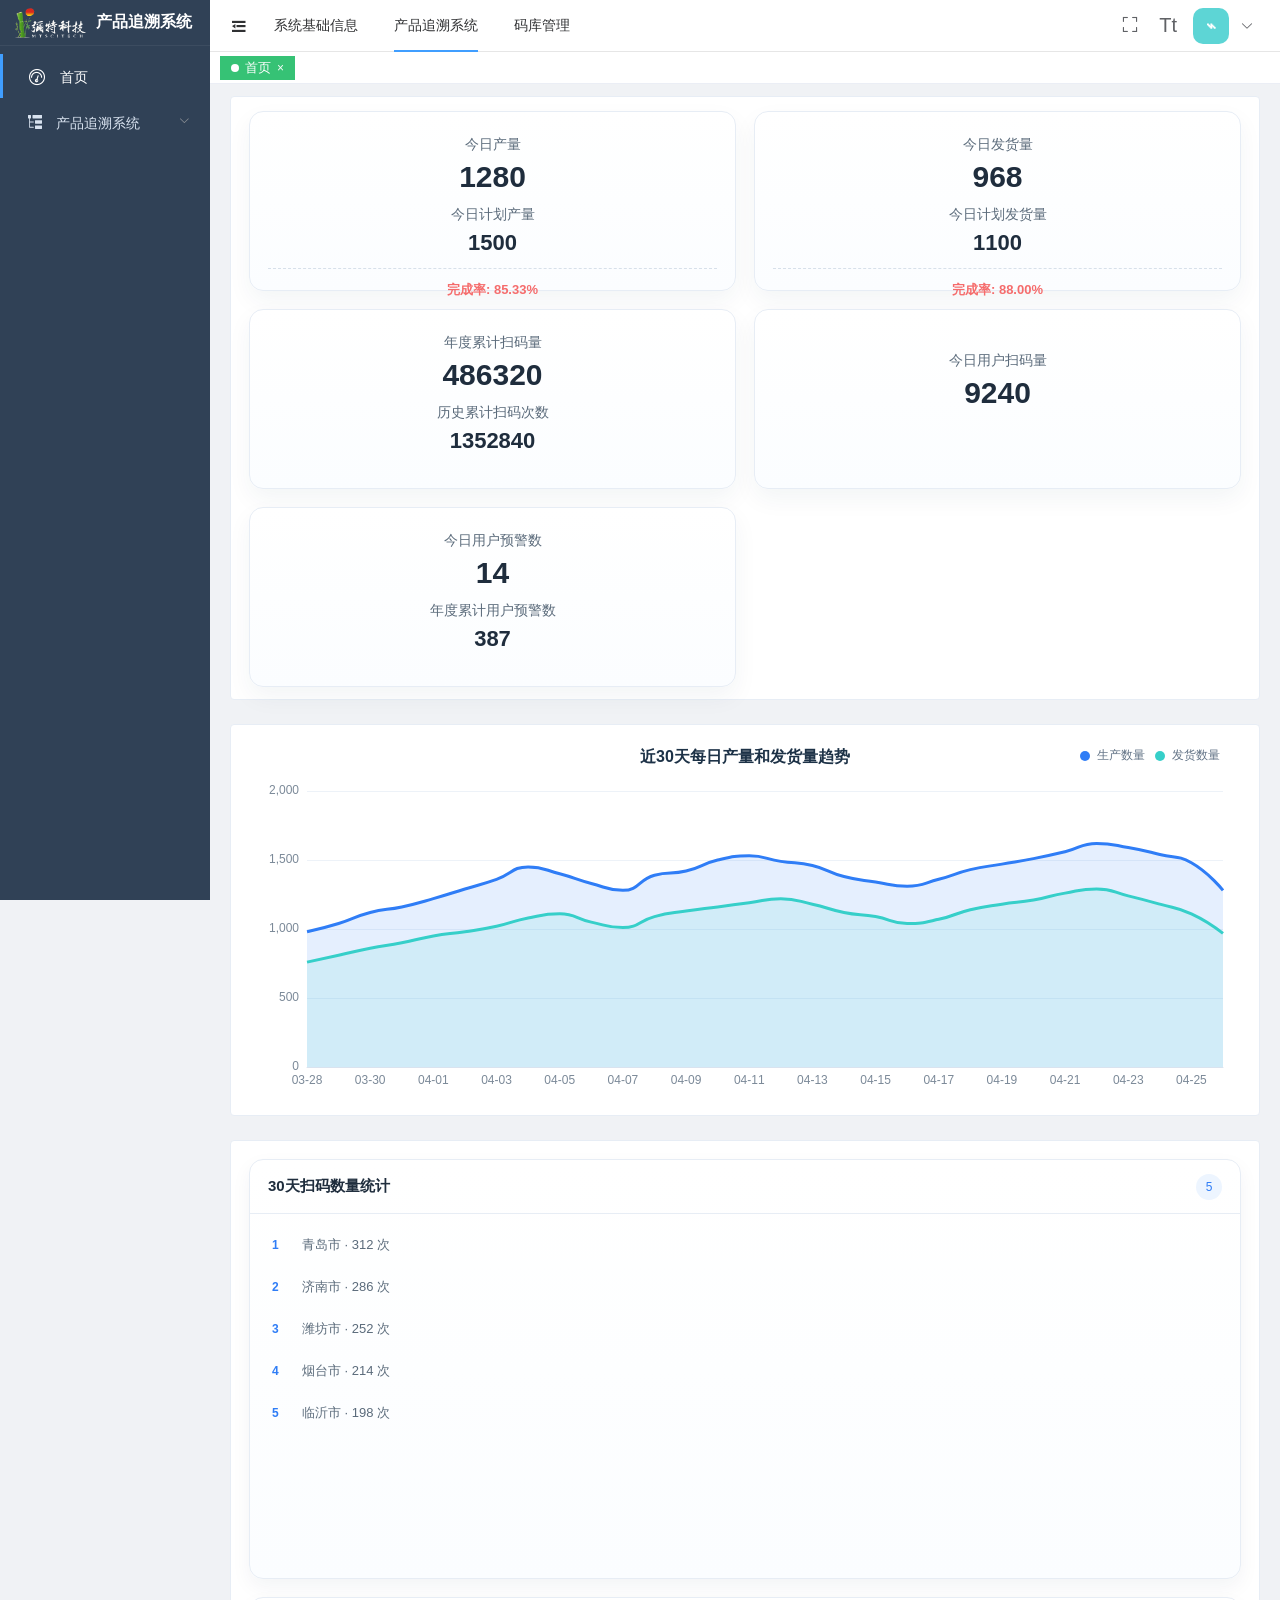
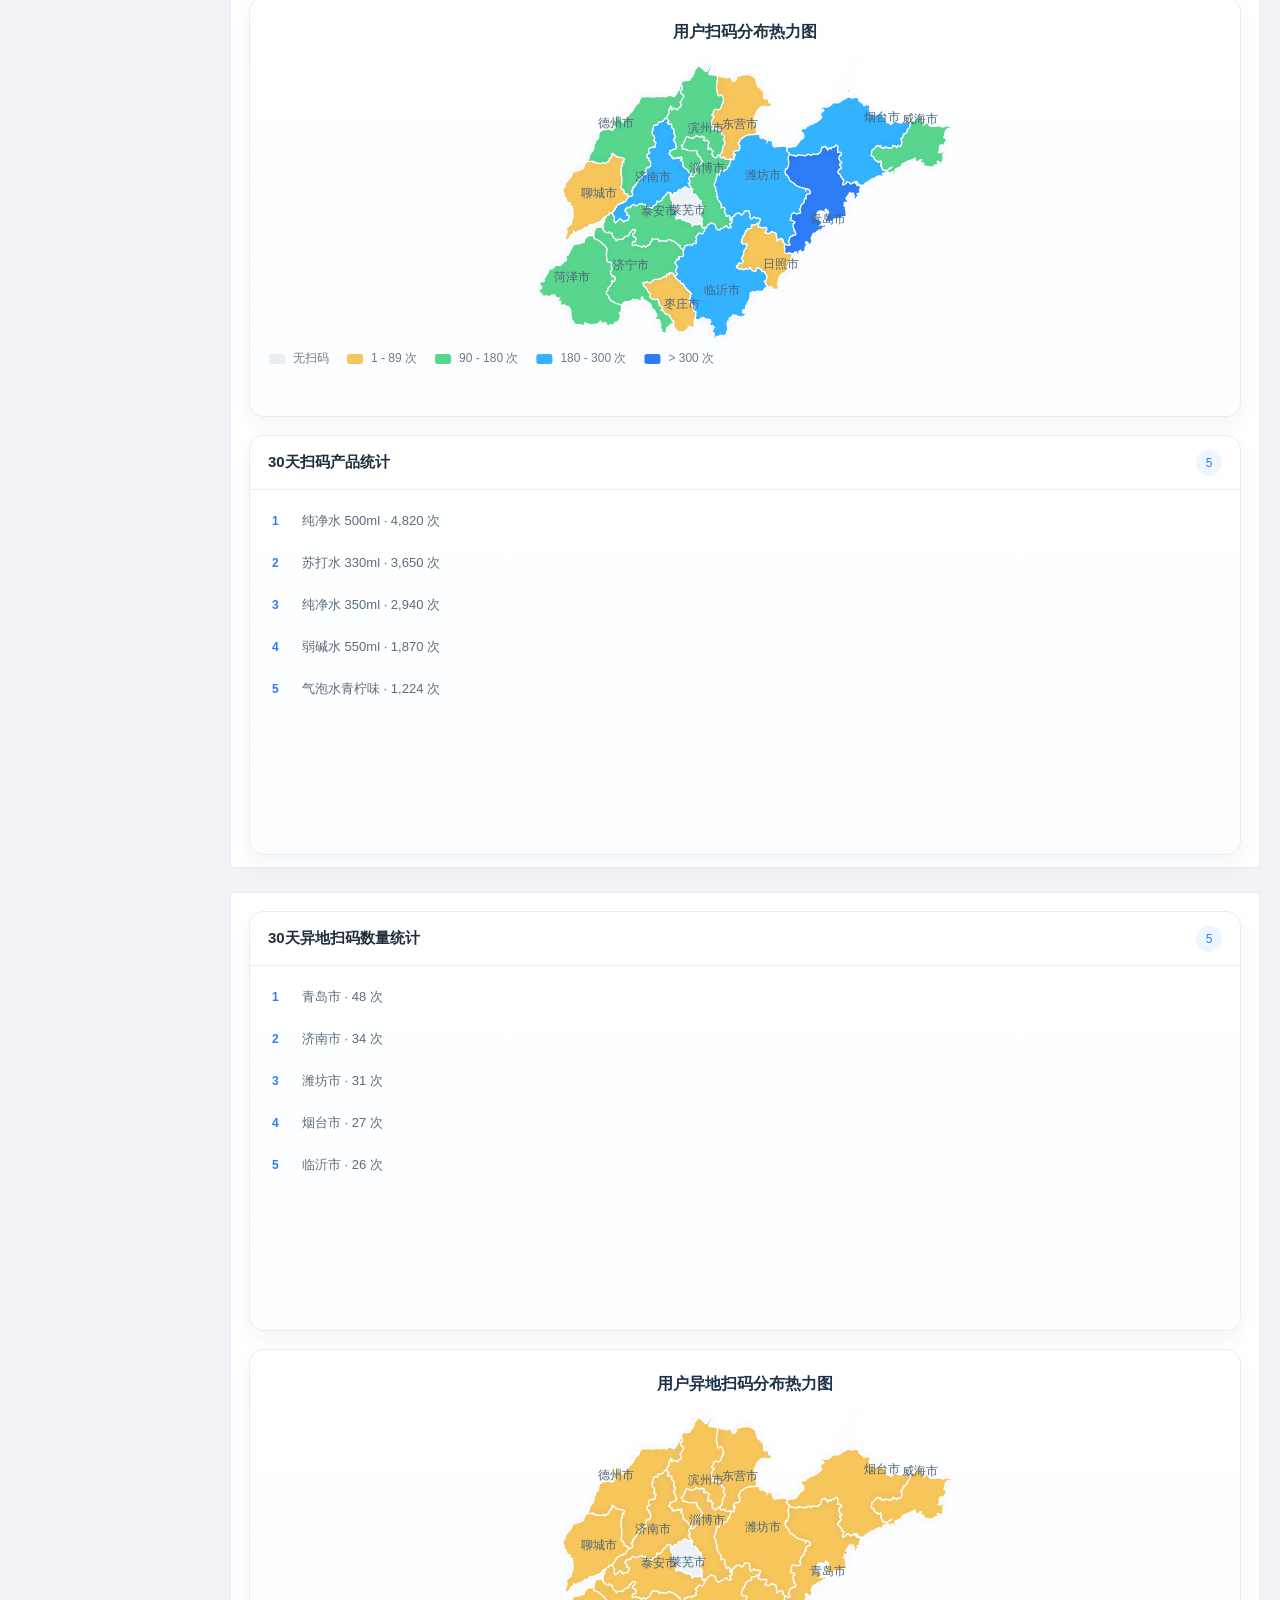
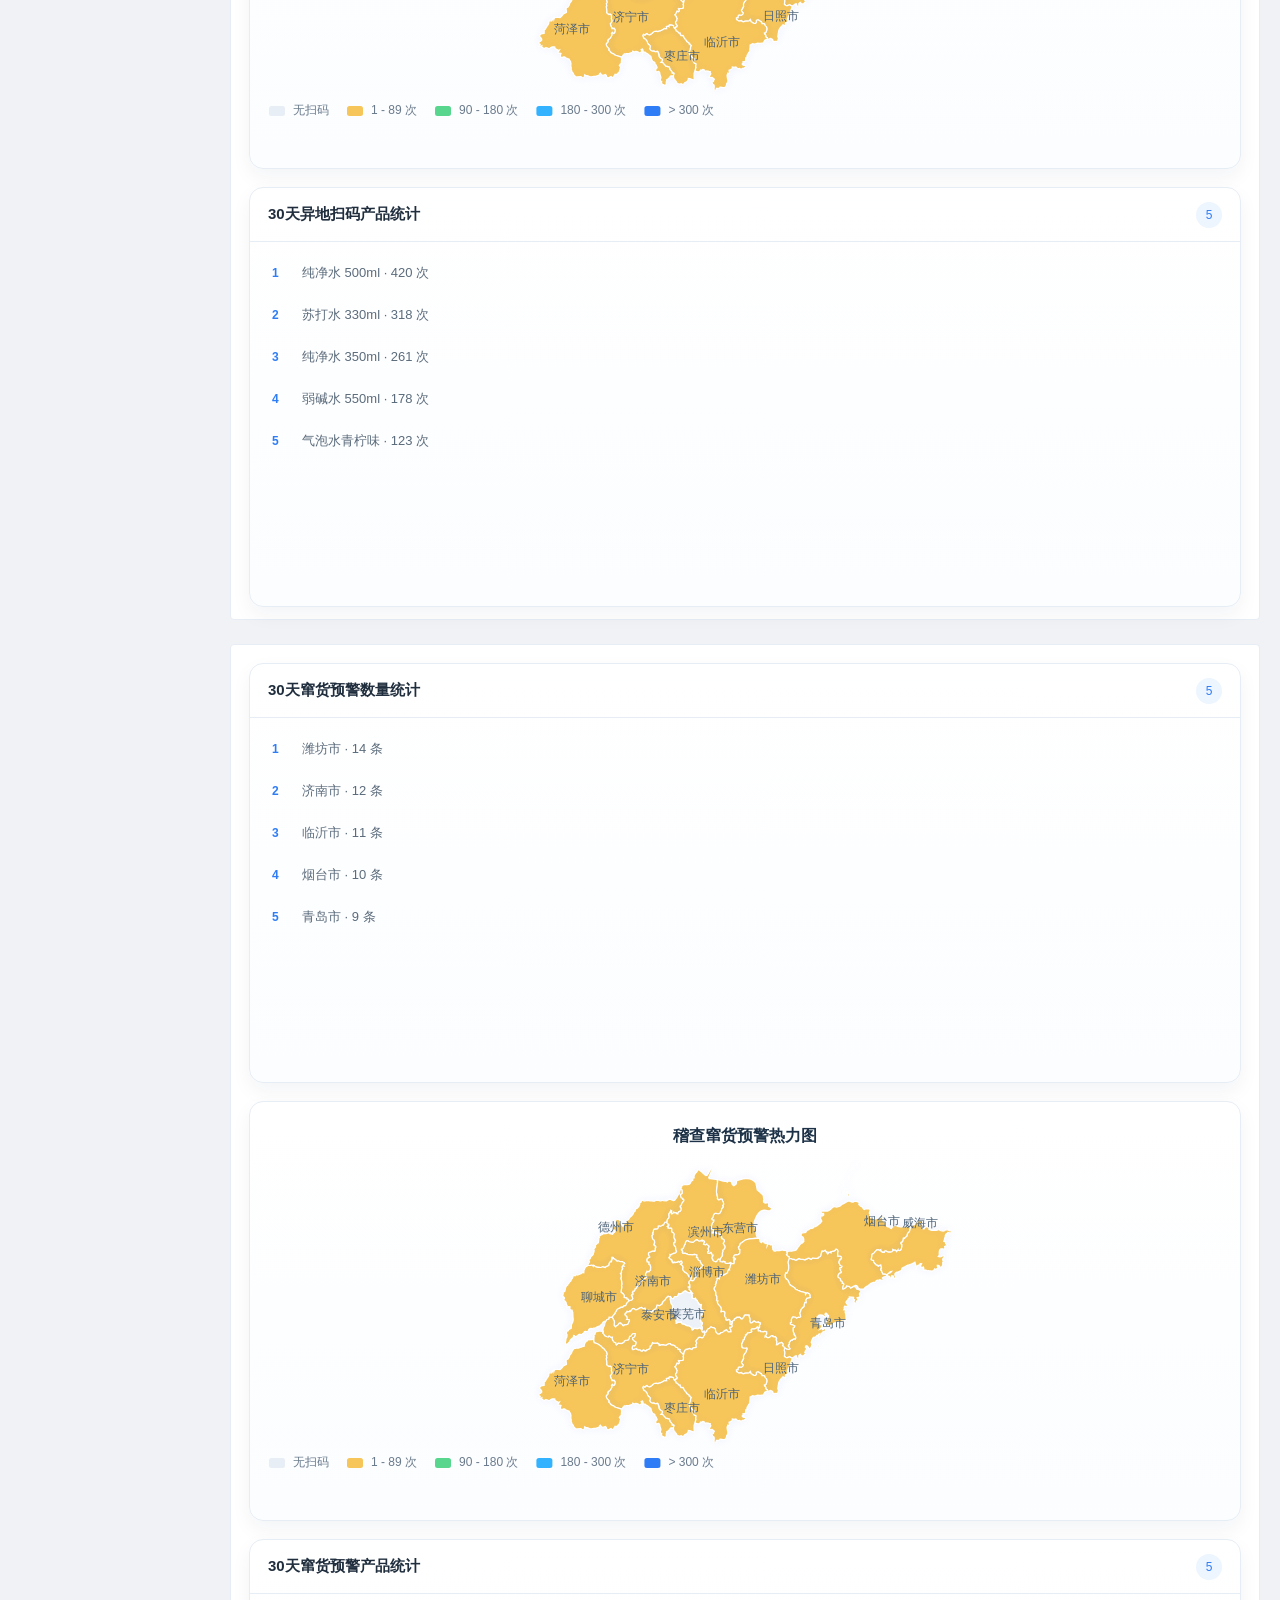
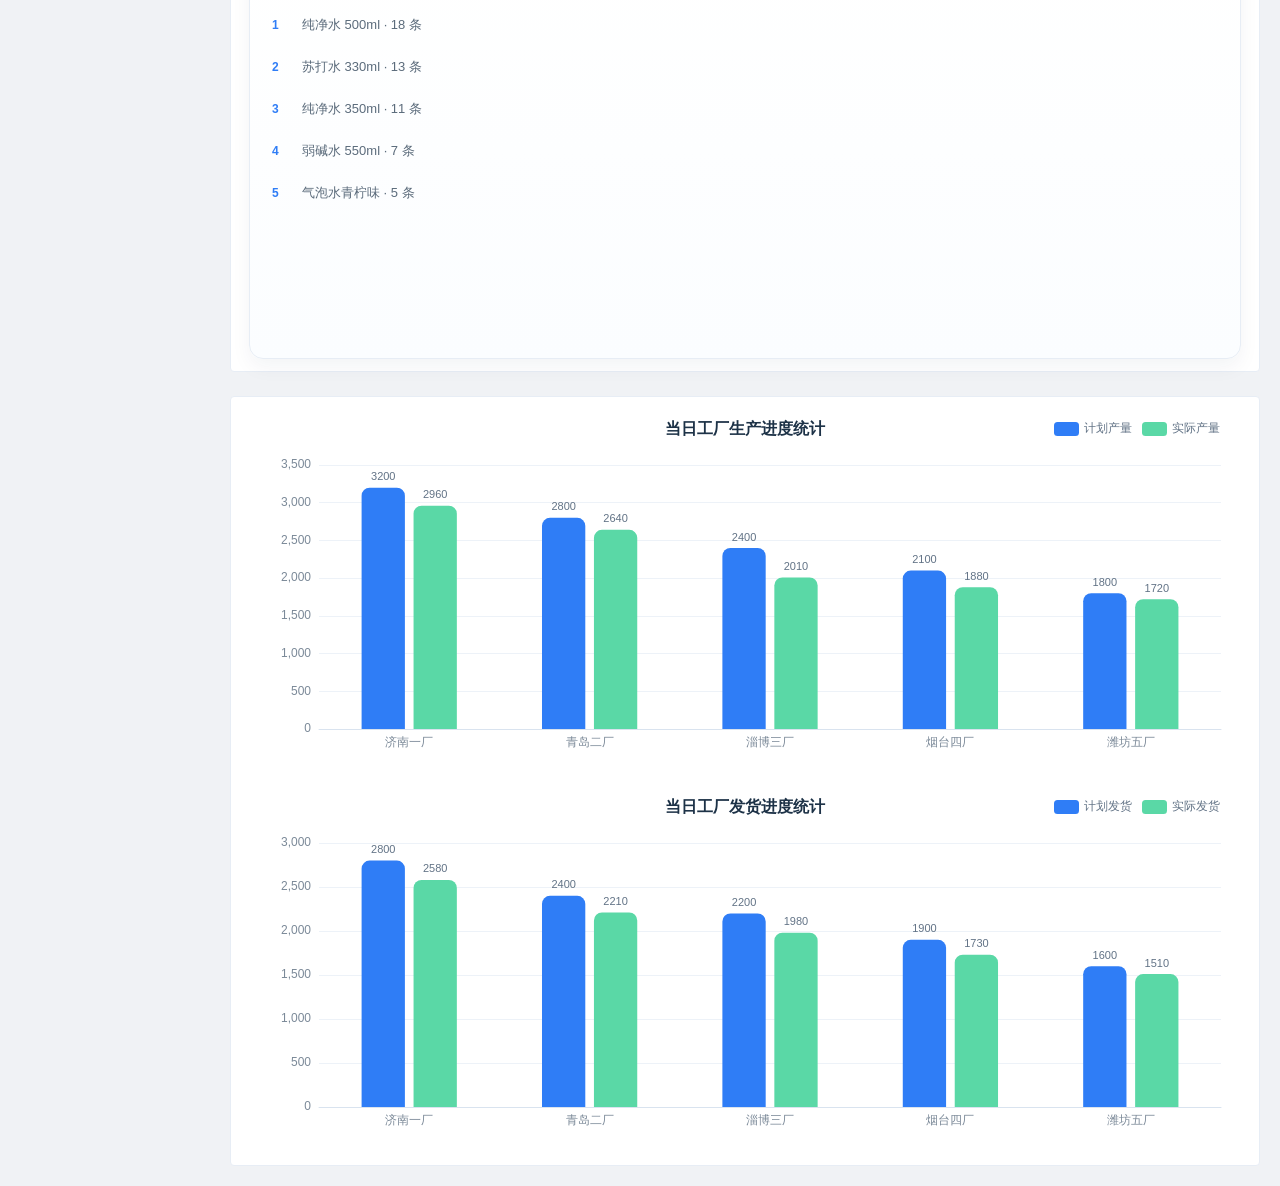
<file: index.html>
﻿<!DOCTYPE html>
<html lang="zh-CN">
<head>
  <meta charset="UTF-8">
  <meta http-equiv="X-UA-Compatible" content="IE=edge">
  <meta name="viewport" content="width=device-width, initial-scale=1.0">
  <title>产品追溯系统 - Dashboard</title>
  <link rel="icon" type="image/png" href="assets/images/logo.png">
  <link rel="stylesheet" href="assets/vendor/element-ui.css">
  <link rel="stylesheet" href="assets/css/app.css">
</head>
<body>
  <div id="app"></div>

  <script src="assets/vendor/vue.min.js"></script>
  <script src="assets/vendor/element-ui.js"></script>
  <script src="assets/vendor/echarts.min.js"></script>
  <script src="assets/vendor/shandong-map.js"></script>
  <script src="assets/data/mock-dashboard.js"></script>
  <script src="assets/data/mock-board-pages.js"></script>
  <script src="assets/data/mock-modules.js"></script>
  <script src="assets/js/app.js"></script>
</body>
</html>
</file>
<file: assets/vendor/element-ui.css>
@charset "UTF-8";@font-face{font-family:element-icons;src:url(fonts/element-icons.woff) format("woff"),url(fonts/element-icons.ttf) format("truetype");font-weight:400;font-display:"auto";font-style:normal}[class*=" el-icon-"],[class^=el-icon-]{font-family:element-icons!important;speak:none;font-style:normal;font-weight:400;font-variant:normal;text-transform:none;line-height:1;vertical-align:baseline;display:inline-block;-webkit-font-smoothing:antialiased;-moz-osx-font-smoothing:grayscale}.el-icon-ice-cream-round:before{content:"\e6a0"}.el-icon-ice-cream-square:before{content:"\e6a3"}.el-icon-lollipop:before{content:"\e6a4"}.el-icon-potato-strips:before{content:"\e6a5"}.el-icon-milk-tea:before{content:"\e6a6"}.el-icon-ice-drink:before{content:"\e6a7"}.el-icon-ice-tea:before{content:"\e6a9"}.el-icon-coffee:before{content:"\e6aa"}.el-icon-orange:before{content:"\e6ab"}.el-icon-pear:before{content:"\e6ac"}.el-icon-apple:before{content:"\e6ad"}.el-icon-cherry:before{content:"\e6ae"}.el-icon-watermelon:before{content:"\e6af"}.el-icon-grape:before{content:"\e6b0"}.el-icon-refrigerator:before{content:"\e6b1"}.el-icon-goblet-square-full:before{content:"\e6b2"}.el-icon-goblet-square:before{content:"\e6b3"}.el-icon-goblet-full:before{content:"\e6b4"}.el-icon-goblet:before{content:"\e6b5"}.el-icon-cold-drink:before{content:"\e6b6"}.el-icon-coffee-cup:before{content:"\e6b8"}.el-icon-water-cup:before{content:"\e6b9"}.el-icon-hot-water:before{content:"\e6ba"}.el-icon-ice-cream:before{content:"\e6bb"}.el-icon-dessert:before{content:"\e6bc"}.el-icon-sugar:before{content:"\e6bd"}.el-icon-tableware:before{content:"\e6be"}.el-icon-burger:before{content:"\e6bf"}.el-icon-knife-fork:before{content:"\e6c1"}.el-icon-fork-spoon:before{content:"\e6c2"}.el-icon-chicken:before{content:"\e6c3"}.el-icon-food:before{content:"\e6c4"}.el-icon-dish-1:before{content:"\e6c5"}.el-icon-dish:before{content:"\e6c6"}.el-icon-moon-night:before{content:"\e6ee"}.el-icon-moon:before{content:"\e6f0"}.el-icon-cloudy-and-sunny:before{content:"\e6f1"}.el-icon-partly-cloudy:before{content:"\e6f2"}.el-icon-cloudy:before{content:"\e6f3"}.el-icon-sunny:before{content:"\e6f6"}.el-icon-sunset:before{content:"\e6f7"}.el-icon-sunrise-1:before{content:"\e6f8"}.el-icon-sunrise:before{content:"\e6f9"}.el-icon-heavy-rain:before{content:"\e6fa"}.el-icon-lightning:before{content:"\e6fb"}.el-icon-light-rain:before{content:"\e6fc"}.el-icon-wind-power:before{content:"\e6fd"}.el-icon-baseball:before{content:"\e712"}.el-icon-soccer:before{content:"\e713"}.el-icon-football:before{content:"\e715"}.el-icon-basketball:before{content:"\e716"}.el-icon-ship:before{content:"\e73f"}.el-icon-truck:before{content:"\e740"}.el-icon-bicycle:before{content:"\e741"}.el-icon-mobile-phone:before{content:"\e6d3"}.el-icon-service:before{content:"\e6d4"}.el-icon-key:before{content:"\e6e2"}.el-icon-unlock:before{content:"\e6e4"}.el-icon-lock:before{content:"\e6e5"}.el-icon-watch:before{content:"\e6fe"}.el-icon-watch-1:before{content:"\e6ff"}.el-icon-timer:before{content:"\e702"}.el-icon-alarm-clock:before{content:"\e703"}.el-icon-map-location:before{content:"\e704"}.el-icon-delete-location:before{content:"\e705"}.el-icon-add-location:before{content:"\e706"}.el-icon-location-information:before{content:"\e707"}.el-icon-location-outline:before{content:"\e708"}.el-icon-location:before{content:"\e79e"}.el-icon-place:before{content:"\e709"}.el-icon-discover:before{content:"\e70a"}.el-icon-first-aid-kit:before{content:"\e70b"}.el-icon-trophy-1:before{content:"\e70c"}.el-icon-trophy:before{content:"\e70d"}.el-icon-medal:before{content:"\e70e"}.el-icon-medal-1:before{content:"\e70f"}.el-icon-stopwatch:before{content:"\e710"}.el-icon-mic:before{content:"\e711"}.el-icon-copy-document:before{content:"\e718"}.el-icon-full-screen:before{content:"\e719"}.el-icon-switch-button:before{content:"\e71b"}.el-icon-aim:before{content:"\e71c"}.el-icon-crop:before{content:"\e71d"}.el-icon-odometer:before{content:"\e71e"}.el-icon-time:before{content:"\e71f"}.el-icon-bangzhu:before{content:"\e724"}.el-icon-close-notification:before{content:"\e726"}.el-icon-microphone:before{content:"\e727"}.el-icon-turn-off-microphone:before{content:"\e728"}.el-icon-position:before{content:"\e729"}.el-icon-postcard:before{content:"\e72a"}.el-icon-message:before{content:"\e72b"}.el-icon-chat-line-square:before{content:"\e72d"}.el-icon-chat-dot-square:before{content:"\e72e"}.el-icon-chat-dot-round:before{content:"\e72f"}.el-icon-chat-square:before{content:"\e730"}.el-icon-chat-line-round:before{content:"\e731"}.el-icon-chat-round:before{content:"\e732"}.el-icon-set-up:before{content:"\e733"}.el-icon-turn-off:before{content:"\e734"}.el-icon-open:before{content:"\e735"}.el-icon-connection:before{content:"\e736"}.el-icon-link:before{content:"\e737"}.el-icon-cpu:before{content:"\e738"}.el-icon-thumb:before{content:"\e739"}.el-icon-female:before{content:"\e73a"}.el-icon-male:before{content:"\e73b"}.el-icon-guide:before{content:"\e73c"}.el-icon-news:before{content:"\e73e"}.el-icon-price-tag:before{content:"\e744"}.el-icon-discount:before{content:"\e745"}.el-icon-wallet:before{content:"\e747"}.el-icon-coin:before{content:"\e748"}.el-icon-money:before{content:"\e749"}.el-icon-bank-card:before{content:"\e74a"}.el-icon-box:before{content:"\e74b"}.el-icon-present:before{content:"\e74c"}.el-icon-sell:before{content:"\e6d5"}.el-icon-sold-out:before{content:"\e6d6"}.el-icon-shopping-bag-2:before{content:"\e74d"}.el-icon-shopping-bag-1:before{content:"\e74e"}.el-icon-shopping-cart-2:before{content:"\e74f"}.el-icon-shopping-cart-1:before{content:"\e750"}.el-icon-shopping-cart-full:before{content:"\e751"}.el-icon-smoking:before{content:"\e752"}.el-icon-no-smoking:before{content:"\e753"}.el-icon-house:before{content:"\e754"}.el-icon-table-lamp:before{content:"\e755"}.el-icon-school:before{content:"\e756"}.el-icon-office-building:before{content:"\e757"}.el-icon-toilet-paper:before{content:"\e758"}.el-icon-notebook-2:before{content:"\e759"}.el-icon-notebook-1:before{content:"\e75a"}.el-icon-files:before{content:"\e75b"}.el-icon-collection:before{content:"\e75c"}.el-icon-receiving:before{content:"\e75d"}.el-icon-suitcase-1:before{content:"\e760"}.el-icon-suitcase:before{content:"\e761"}.el-icon-film:before{content:"\e763"}.el-icon-collection-tag:before{content:"\e765"}.el-icon-data-analysis:before{content:"\e766"}.el-icon-pie-chart:before{content:"\e767"}.el-icon-data-board:before{content:"\e768"}.el-icon-data-line:before{content:"\e76d"}.el-icon-reading:before{content:"\e769"}.el-icon-magic-stick:before{content:"\e76a"}.el-icon-coordinate:before{content:"\e76b"}.el-icon-mouse:before{content:"\e76c"}.el-icon-brush:before{content:"\e76e"}.el-icon-headset:before{content:"\e76f"}.el-icon-umbrella:before{content:"\e770"}.el-icon-scissors:before{content:"\e771"}.el-icon-mobile:before{content:"\e773"}.el-icon-attract:before{content:"\e774"}.el-icon-monitor:before{content:"\e775"}.el-icon-search:before{content:"\e778"}.el-icon-takeaway-box:before{content:"\e77a"}.el-icon-paperclip:before{content:"\e77d"}.el-icon-printer:before{content:"\e77e"}.el-icon-document-add:before{content:"\e782"}.el-icon-document:before{content:"\e785"}.el-icon-document-checked:before{content:"\e786"}.el-icon-document-copy:before{content:"\e787"}.el-icon-document-delete:before{content:"\e788"}.el-icon-document-remove:before{content:"\e789"}.el-icon-tickets:before{content:"\e78b"}.el-icon-folder-checked:before{content:"\e77f"}.el-icon-folder-delete:before{content:"\e780"}.el-icon-folder-remove:before{content:"\e781"}.el-icon-folder-add:before{content:"\e783"}.el-icon-folder-opened:before{content:"\e784"}.el-icon-folder:before{content:"\e78a"}.el-icon-edit-outline:before{content:"\e764"}.el-icon-edit:before{content:"\e78c"}.el-icon-date:before{content:"\e78e"}.el-icon-c-scale-to-original:before{content:"\e7c6"}.el-icon-view:before{content:"\e6ce"}.el-icon-loading:before{content:"\e6cf"}.el-icon-rank:before{content:"\e6d1"}.el-icon-sort-down:before{content:"\e7c4"}.el-icon-sort-up:before{content:"\e7c5"}.el-icon-sort:before{content:"\e6d2"}.el-icon-finished:before{content:"\e6cd"}.el-icon-refresh-left:before{content:"\e6c7"}.el-icon-refresh-right:before{content:"\e6c8"}.el-icon-refresh:before{content:"\e6d0"}.el-icon-video-play:before{content:"\e7c0"}.el-icon-video-pause:before{content:"\e7c1"}.el-icon-d-arrow-right:before{content:"\e6dc"}.el-icon-d-arrow-left:before{content:"\e6dd"}.el-icon-arrow-up:before{content:"\e6e1"}.el-icon-arrow-down:before{content:"\e6df"}.el-icon-arrow-right:before{content:"\e6e0"}.el-icon-arrow-left:before{content:"\e6de"}.el-icon-top-right:before{content:"\e6e7"}.el-icon-top-left:before{content:"\e6e8"}.el-icon-top:before{content:"\e6e6"}.el-icon-bottom:before{content:"\e6eb"}.el-icon-right:before{content:"\e6e9"}.el-icon-back:before{content:"\e6ea"}.el-icon-bottom-right:before{content:"\e6ec"}.el-icon-bottom-left:before{content:"\e6ed"}.el-icon-caret-top:before{content:"\e78f"}.el-icon-caret-bottom:before{content:"\e790"}.el-icon-caret-right:before{content:"\e791"}.el-icon-caret-left:before{content:"\e792"}.el-icon-d-caret:before{content:"\e79a"}.el-icon-share:before{content:"\e793"}.el-icon-menu:before{content:"\e798"}.el-icon-s-grid:before{content:"\e7a6"}.el-icon-s-check:before{content:"\e7a7"}.el-icon-s-data:before{content:"\e7a8"}.el-icon-s-opportunity:before{content:"\e7aa"}.el-icon-s-custom:before{content:"\e7ab"}.el-icon-s-claim:before{content:"\e7ad"}.el-icon-s-finance:before{content:"\e7ae"}.el-icon-s-comment:before{content:"\e7af"}.el-icon-s-flag:before{content:"\e7b0"}.el-icon-s-marketing:before{content:"\e7b1"}.el-icon-s-shop:before{content:"\e7b4"}.el-icon-s-open:before{content:"\e7b5"}.el-icon-s-management:before{content:"\e7b6"}.el-icon-s-ticket:before{content:"\e7b7"}.el-icon-s-release:before{content:"\e7b8"}.el-icon-s-home:before{content:"\e7b9"}.el-icon-s-promotion:before{content:"\e7ba"}.el-icon-s-operation:before{content:"\e7bb"}.el-icon-s-unfold:before{content:"\e7bc"}.el-icon-s-fold:before{content:"\e7a9"}.el-icon-s-platform:before{content:"\e7bd"}.el-icon-s-order:before{content:"\e7be"}.el-icon-s-cooperation:before{content:"\e7bf"}.el-icon-bell:before{content:"\e725"}.el-icon-message-solid:before{content:"\e799"}.el-icon-video-camera:before{content:"\e772"}.el-icon-video-camera-solid:before{content:"\e796"}.el-icon-camera:before{content:"\e779"}.el-icon-camera-solid:before{content:"\e79b"}.el-icon-download:before{content:"\e77c"}.el-icon-upload2:before{content:"\e77b"}.el-icon-upload:before{content:"\e7c3"}.el-icon-picture-outline-round:before{content:"\e75f"}.el-icon-picture-outline:before{content:"\e75e"}.el-icon-picture:before{content:"\e79f"}.el-icon-close:before{content:"\e6db"}.el-icon-check:before{content:"\e6da"}.el-icon-plus:before{content:"\e6d9"}.el-icon-minus:before{content:"\e6d8"}.el-icon-help:before{content:"\e73d"}.el-icon-s-help:before{content:"\e7b3"}.el-icon-circle-close:before{content:"\e78d"}.el-icon-circle-check:before{content:"\e720"}.el-icon-circle-plus-outline:before{content:"\e723"}.el-icon-remove-outline:before{content:"\e722"}.el-icon-zoom-out:before{content:"\e776"}.el-icon-zoom-in:before{content:"\e777"}.el-icon-error:before{content:"\e79d"}.el-icon-success:before{content:"\e79c"}.el-icon-circle-plus:before{content:"\e7a0"}.el-icon-remove:before{content:"\e7a2"}.el-icon-info:before{content:"\e7a1"}.el-icon-question:before{content:"\e7a4"}.el-icon-warning-outline:before{content:"\e6c9"}.el-icon-warning:before{content:"\e7a3"}.el-icon-goods:before{content:"\e7c2"}.el-icon-s-goods:before{content:"\e7b2"}.el-icon-star-off:before{content:"\e717"}.el-icon-star-on:before{content:"\e797"}.el-icon-more-outline:before{content:"\e6cc"}.el-icon-more:before{content:"\e794"}.el-icon-phone-outline:before{content:"\e6cb"}.el-icon-phone:before{content:"\e795"}.el-icon-user:before{content:"\e6e3"}.el-icon-user-solid:before{content:"\e7a5"}.el-icon-setting:before{content:"\e6ca"}.el-icon-s-tools:before{content:"\e7ac"}.el-icon-delete:before{content:"\e6d7"}.el-icon-delete-solid:before{content:"\e7c9"}.el-icon-eleme:before{content:"\e7c7"}.el-icon-platform-eleme:before{content:"\e7ca"}.el-icon-loading{-webkit-animation:rotating 2s linear infinite;animation:rotating 2s linear infinite}.el-icon--right{margin-left:5px}.el-icon--left{margin-right:5px}@-webkit-keyframes rotating{0%{-webkit-transform:rotateZ(0);transform:rotateZ(0)}100%{-webkit-transform:rotateZ(360deg);transform:rotateZ(360deg)}}@keyframes rotating{0%{-webkit-transform:rotateZ(0);transform:rotateZ(0)}100%{-webkit-transform:rotateZ(360deg);transform:rotateZ(360deg)}}.el-pagination{white-space:nowrap;padding:2px 5px;color:#303133;font-weight:700}.el-pagination::after,.el-pagination::before{display:table;content:""}.el-pagination::after{clear:both}.el-pagination button,.el-pagination span:not([class*=suffix]){display:inline-block;font-size:13px;min-width:35.5px;height:28px;line-height:28px;vertical-align:top;-webkit-box-sizing:border-box;box-sizing:border-box}.el-pagination .el-input__inner{text-align:center;-moz-appearance:textfield;line-height:normal}.el-pagination .el-input__suffix{right:0;-webkit-transform:scale(.8);transform:scale(.8)}.el-pagination .el-select .el-input{width:100px;margin:0 5px}.el-pagination .el-select .el-input .el-input__inner{padding-right:25px;border-radius:3px}.el-pagination button{border:none;padding:0 6px;background:0 0}.el-pagination button:focus{outline:0}.el-pagination button:hover{color:#409EFF}.el-pagination button:disabled{color:#C0C4CC;background-color:#FFF;cursor:not-allowed}.el-pagination .btn-next,.el-pagination .btn-prev{background:center center no-repeat #FFF;background-size:16px;cursor:pointer;margin:0;color:#303133}.el-pagination .btn-next .el-icon,.el-pagination .btn-prev .el-icon{display:block;font-size:12px;font-weight:700}.el-pagination .btn-prev{padding-right:12px}.el-pagination .btn-next{padding-left:12px}.el-pagination .el-pager li.disabled{color:#C0C4CC;cursor:not-allowed}.el-pager li,.el-pager li.btn-quicknext:hover,.el-pager li.btn-quickprev:hover{cursor:pointer}.el-pagination--small .btn-next,.el-pagination--small .btn-prev,.el-pagination--small .el-pager li,.el-pagination--small .el-pager li.btn-quicknext,.el-pagination--small .el-pager li.btn-quickprev,.el-pagination--small .el-pager li:last-child{border-color:transparent;font-size:12px;line-height:22px;height:22px;min-width:22px}.el-pagination--small .arrow.disabled{visibility:hidden}.el-pagination--small .more::before,.el-pagination--small li.more::before{line-height:24px}.el-pagination--small button,.el-pagination--small span:not([class*=suffix]){height:22px;line-height:22px}.el-pagination--small .el-pagination__editor,.el-pagination--small .el-pagination__editor.el-input .el-input__inner{height:22px}.el-pagination__sizes{margin:0 10px 0 0;font-weight:400;color:#606266}.el-pagination__sizes .el-input .el-input__inner{font-size:13px;padding-left:8px}.el-pagination__sizes .el-input .el-input__inner:hover{border-color:#409EFF}.el-pagination__total{margin-right:10px;font-weight:400;color:#606266}.el-pagination__jump{margin-left:24px;font-weight:400;color:#606266}.el-pagination__jump .el-input__inner{padding:0 3px}.el-pagination__rightwrapper{float:right}.el-pagination__editor{line-height:18px;padding:0 2px;height:28px;text-align:center;margin:0 2px;-webkit-box-sizing:border-box;box-sizing:border-box;border-radius:3px}.el-pager,.el-pagination.is-background .btn-next,.el-pagination.is-background .btn-prev{padding:0}.el-dialog,.el-pager li{-webkit-box-sizing:border-box}.el-pagination__editor.el-input{width:50px}.el-pagination__editor.el-input .el-input__inner{height:28px}.el-pagination__editor .el-input__inner::-webkit-inner-spin-button,.el-pagination__editor .el-input__inner::-webkit-outer-spin-button{-webkit-appearance:none;margin:0}.el-pagination.is-background .btn-next,.el-pagination.is-background .btn-prev,.el-pagination.is-background .el-pager li{margin:0 5px;background-color:#f4f4f5;color:#606266;min-width:30px;border-radius:2px}.el-pagination.is-background .btn-next.disabled,.el-pagination.is-background .btn-next:disabled,.el-pagination.is-background .btn-prev.disabled,.el-pagination.is-background .btn-prev:disabled,.el-pagination.is-background .el-pager li.disabled{color:#C0C4CC}.el-pagination.is-background .el-pager li:not(.disabled):hover{color:#409EFF}.el-pagination.is-background .el-pager li:not(.disabled).active{background-color:#409EFF;color:#FFF}.el-pagination.is-background.el-pagination--small .btn-next,.el-pagination.is-background.el-pagination--small .btn-prev,.el-pagination.is-background.el-pagination--small .el-pager li{margin:0 3px;min-width:22px}.el-pager,.el-pager li{vertical-align:top;margin:0;display:inline-block}.el-pager{-webkit-user-select:none;-moz-user-select:none;-ms-user-select:none;user-select:none;list-style:none;font-size:0}.el-pager .more::before{line-height:30px}.el-pager li{padding:0 4px;background:#FFF;font-size:13px;min-width:35.5px;height:28px;line-height:28px;box-sizing:border-box;text-align:center}.el-pager li.btn-quicknext,.el-pager li.btn-quickprev{line-height:28px;color:#303133}.el-pager li.btn-quicknext.disabled,.el-pager li.btn-quickprev.disabled{color:#C0C4CC}.el-pager li.active+li{border-left:0}.el-pager li:hover{color:#409EFF}.el-pager li.active{color:#409EFF;cursor:default}@-webkit-keyframes v-modal-in{0%{opacity:0}}@-webkit-keyframes v-modal-out{100%{opacity:0}}.el-dialog{position:relative;margin:0 auto 50px;background:#FFF;border-radius:2px;-webkit-box-shadow:0 1px 3px rgba(0,0,0,.3);box-shadow:0 1px 3px rgba(0,0,0,.3);box-sizing:border-box;width:50%}.el-dialog.is-fullscreen{width:100%;margin-top:0;margin-bottom:0;height:100%;overflow:auto}.el-dialog__wrapper{position:fixed;top:0;right:0;bottom:0;left:0;overflow:auto;margin:0}.el-dialog__header{padding:20px 20px 10px}.el-dialog__headerbtn{position:absolute;top:20px;right:20px;padding:0;background:0 0;border:none;outline:0;cursor:pointer;font-size:16px}.el-dialog__headerbtn .el-dialog__close{color:#909399}.el-dialog__headerbtn:focus .el-dialog__close,.el-dialog__headerbtn:hover .el-dialog__close{color:#409EFF}.el-dialog__title{line-height:24px;font-size:18px;color:#303133}.el-dialog__body{padding:30px 20px;color:#606266;font-size:14px;word-break:break-all}.el-dialog__footer{padding:10px 20px 20px;text-align:right;-webkit-box-sizing:border-box;box-sizing:border-box}.el-dialog--center{text-align:center}.el-dialog--center .el-dialog__body{text-align:initial;padding:25px 25px 30px}.el-dialog--center .el-dialog__footer{text-align:inherit}.dialog-fade-enter-active{-webkit-animation:dialog-fade-in .3s;animation:dialog-fade-in .3s}.dialog-fade-leave-active{-webkit-animation:dialog-fade-out .3s;animation:dialog-fade-out .3s}@-webkit-keyframes dialog-fade-in{0%{-webkit-transform:translate3d(0,-20px,0);transform:translate3d(0,-20px,0);opacity:0}100%{-webkit-transform:translate3d(0,0,0);transform:translate3d(0,0,0);opacity:1}}@keyframes dialog-fade-in{0%{-webkit-transform:translate3d(0,-20px,0);transform:translate3d(0,-20px,0);opacity:0}100%{-webkit-transform:translate3d(0,0,0);transform:translate3d(0,0,0);opacity:1}}@-webkit-keyframes dialog-fade-out{0%{-webkit-transform:translate3d(0,0,0);transform:translate3d(0,0,0);opacity:1}100%{-webkit-transform:translate3d(0,-20px,0);transform:translate3d(0,-20px,0);opacity:0}}@keyframes dialog-fade-out{0%{-webkit-transform:translate3d(0,0,0);transform:translate3d(0,0,0);opacity:1}100%{-webkit-transform:translate3d(0,-20px,0);transform:translate3d(0,-20px,0);opacity:0}}.el-autocomplete{position:relative;display:inline-block}.el-autocomplete-suggestion{margin:5px 0;-webkit-box-shadow:0 2px 12px 0 rgba(0,0,0,.1);box-shadow:0 2px 12px 0 rgba(0,0,0,.1);border-radius:4px;border:1px solid #E4E7ED;-webkit-box-sizing:border-box;box-sizing:border-box;background-color:#FFF}.el-autocomplete-suggestion__wrap{max-height:280px;padding:10px 0;-webkit-box-sizing:border-box;box-sizing:border-box}.el-autocomplete-suggestion__list{margin:0;padding:0}.el-autocomplete-suggestion li{padding:0 20px;margin:0;line-height:34px;cursor:pointer;color:#606266;font-size:14px;list-style:none;white-space:nowrap;overflow:hidden;text-overflow:ellipsis}.el-autocomplete-suggestion li.highlighted,.el-autocomplete-suggestion li:hover{background-color:#F5F7FA}.el-autocomplete-suggestion li.divider{margin-top:6px;border-top:1px solid #000}.el-autocomplete-suggestion li.divider:last-child{margin-bottom:-6px}.el-autocomplete-suggestion.is-loading li{text-align:center;height:100px;line-height:100px;font-size:20px;color:#999}.el-autocomplete-suggestion.is-loading li::after{display:inline-block;content:"";height:100%;vertical-align:middle}.el-autocomplete-suggestion.is-loading li:hover{background-color:#FFF}.el-autocomplete-suggestion.is-loading .el-icon-loading{vertical-align:middle}.el-dropdown{display:inline-block;position:relative;color:#606266;font-size:14px}.el-dropdown .el-button-group{display:block}.el-dropdown .el-button-group .el-button{float:none}.el-dropdown .el-dropdown__caret-button{padding-left:5px;padding-right:5px;position:relative;border-left:none}.el-dropdown .el-dropdown__caret-button::before{content:'';position:absolute;display:block;width:1px;top:5px;bottom:5px;left:0;background:rgba(255,255,255,.5)}.el-dropdown .el-dropdown__caret-button.el-button--default::before{background:rgba(220,223,230,.5)}.el-dropdown .el-dropdown__caret-button:hover:not(.is-disabled)::before{top:0;bottom:0}.el-dropdown .el-dropdown__caret-button .el-dropdown__icon{padding-left:0}.el-dropdown__icon{font-size:12px;margin:0 3px}.el-dropdown .el-dropdown-selfdefine:focus:active,.el-dropdown .el-dropdown-selfdefine:focus:not(.focusing){outline-width:0}.el-dropdown [disabled]{cursor:not-allowed;color:#bbb}.el-dropdown-menu{position:absolute;top:0;left:0;z-index:10;padding:10px 0;margin:5px 0;background-color:#FFF;border:1px solid #EBEEF5;border-radius:4px;-webkit-box-shadow:0 2px 12px 0 rgba(0,0,0,.1);box-shadow:0 2px 12px 0 rgba(0,0,0,.1)}.el-dropdown-menu__item,.el-menu-item{font-size:14px;padding:0 20px;cursor:pointer}.el-dropdown-menu__item{list-style:none;line-height:36px;margin:0;color:#606266;outline:0}.el-dropdown-menu__item:focus,.el-dropdown-menu__item:not(.is-disabled):hover{background-color:#ecf5ff;color:#66b1ff}.el-dropdown-menu__item i{margin-right:5px}.el-dropdown-menu__item--divided{position:relative;margin-top:6px;border-top:1px solid #EBEEF5}.el-dropdown-menu__item--divided:before{content:'';height:6px;display:block;margin:0 -20px;background-color:#FFF}.el-dropdown-menu__item.is-disabled{cursor:default;color:#bbb;pointer-events:none}.el-dropdown-menu--medium{padding:6px 0}.el-dropdown-menu--medium .el-dropdown-menu__item{line-height:30px;padding:0 17px;font-size:14px}.el-dropdown-menu--medium .el-dropdown-menu__item.el-dropdown-menu__item--divided{margin-top:6px}.el-dropdown-menu--medium .el-dropdown-menu__item.el-dropdown-menu__item--divided:before{height:6px;margin:0 -17px}.el-dropdown-menu--small{padding:6px 0}.el-dropdown-menu--small .el-dropdown-menu__item{line-height:27px;padding:0 15px;font-size:13px}.el-dropdown-menu--small .el-dropdown-menu__item.el-dropdown-menu__item--divided{margin-top:4px}.el-dropdown-menu--small .el-dropdown-menu__item.el-dropdown-menu__item--divided:before{height:4px;margin:0 -15px}.el-dropdown-menu--mini{padding:3px 0}.el-dropdown-menu--mini .el-dropdown-menu__item{line-height:24px;padding:0 10px;font-size:12px}.el-dropdown-menu--mini .el-dropdown-menu__item.el-dropdown-menu__item--divided{margin-top:3px}.el-dropdown-menu--mini .el-dropdown-menu__item.el-dropdown-menu__item--divided:before{height:3px;margin:0 -10px}.el-menu{border-right:solid 1px #e6e6e6;list-style:none;position:relative;margin:0;padding-left:0;background-color:#FFF}.el-menu--horizontal>.el-menu-item:not(.is-disabled):focus,.el-menu--horizontal>.el-menu-item:not(.is-disabled):hover,.el-menu--horizontal>.el-submenu .el-submenu__title:hover{background-color:#fff}.el-menu::after,.el-menu::before{display:table;content:""}.el-breadcrumb__item:last-child .el-breadcrumb__separator,.el-menu--collapse>.el-menu-item .el-submenu__icon-arrow,.el-menu--collapse>.el-submenu>.el-submenu__title .el-submenu__icon-arrow{display:none}.el-menu::after{clear:both}.el-menu.el-menu--horizontal{border-bottom:solid 1px #e6e6e6}.el-menu--horizontal{border-right:none}.el-menu--horizontal>.el-menu-item{float:left;height:60px;line-height:60px;margin:0;border-bottom:2px solid transparent;color:#909399}.el-menu--horizontal>.el-menu-item a,.el-menu--horizontal>.el-menu-item a:hover{color:inherit}.el-menu--horizontal>.el-submenu{float:left}.el-menu--horizontal>.el-submenu:focus,.el-menu--horizontal>.el-submenu:hover{outline:0}.el-menu--horizontal>.el-submenu:focus .el-submenu__title,.el-menu--horizontal>.el-submenu:hover .el-submenu__title{color:#303133}.el-menu--horizontal>.el-submenu.is-active .el-submenu__title{border-bottom:2px solid #409EFF;color:#303133}.el-menu--horizontal>.el-submenu .el-submenu__title{height:60px;line-height:60px;border-bottom:2px solid transparent;color:#909399}.el-menu--horizontal>.el-submenu .el-submenu__icon-arrow{position:static;vertical-align:middle;margin-left:8px;margin-top:-3px}.el-menu--collapse .el-submenu,.el-menu-item{position:relative}.el-menu--horizontal .el-menu .el-menu-item,.el-menu--horizontal .el-menu .el-submenu__title{background-color:#FFF;float:none;height:36px;line-height:36px;padding:0 10px;color:#909399}.el-menu--horizontal .el-menu .el-menu-item.is-active,.el-menu--horizontal .el-menu .el-submenu.is-active>.el-submenu__title{color:#303133}.el-menu--horizontal .el-menu-item:not(.is-disabled):focus,.el-menu--horizontal .el-menu-item:not(.is-disabled):hover{outline:0;color:#303133}.el-menu--horizontal>.el-menu-item.is-active{border-bottom:2px solid #409EFF;color:#303133}.el-menu--collapse{width:64px}.el-menu--collapse>.el-menu-item [class^=el-icon-],.el-menu--collapse>.el-submenu>.el-submenu__title [class^=el-icon-]{margin:0;vertical-align:middle;width:24px;text-align:center}.el-menu--collapse>.el-menu-item span,.el-menu--collapse>.el-submenu>.el-submenu__title span{height:0;width:0;overflow:hidden;visibility:hidden;display:inline-block}.el-menu-item,.el-submenu__title{height:56px;line-height:56px;list-style:none}.el-menu--collapse>.el-menu-item.is-active i{color:inherit}.el-menu--collapse .el-menu .el-submenu{min-width:200px}.el-menu--collapse .el-submenu .el-menu{position:absolute;margin-left:5px;top:0;left:100%;z-index:10;border:1px solid #E4E7ED;border-radius:2px;-webkit-box-shadow:0 2px 12px 0 rgba(0,0,0,.1);box-shadow:0 2px 12px 0 rgba(0,0,0,.1)}.el-menu--collapse .el-submenu.is-opened>.el-submenu__title .el-submenu__icon-arrow{-webkit-transform:none;transform:none}.el-menu--popup{z-index:100;min-width:200px;border:none;padding:5px 0;border-radius:2px;-webkit-box-shadow:0 2px 12px 0 rgba(0,0,0,.1);box-shadow:0 2px 12px 0 rgba(0,0,0,.1)}.el-menu--popup-bottom-start{margin-top:5px}.el-menu--popup-right-start{margin-left:5px;margin-right:5px}.el-menu-item{color:#303133;-webkit-transition:border-color .3s,background-color .3s,color .3s;transition:border-color .3s,background-color .3s,color .3s;-webkit-box-sizing:border-box;box-sizing:border-box;white-space:nowrap}.el-radio-button__inner,.el-submenu__title{-webkit-box-sizing:border-box;position:relative;white-space:nowrap}.el-menu-item *{vertical-align:middle}.el-menu-item i{color:#909399}.el-menu-item:focus,.el-menu-item:hover{outline:0;background-color:#ecf5ff}.el-menu-item.is-disabled{opacity:.25;cursor:not-allowed;background:0 0!important}.el-menu-item [class^=el-icon-]{margin-right:5px;width:24px;text-align:center;font-size:18px;vertical-align:middle}.el-menu-item.is-active{color:#409EFF}.el-menu-item.is-active i{color:inherit}.el-submenu{list-style:none;margin:0;padding-left:0}.el-submenu__title{font-size:14px;color:#303133;padding:0 20px;cursor:pointer;-webkit-transition:border-color .3s,background-color .3s,color .3s;transition:border-color .3s,background-color .3s,color .3s;box-sizing:border-box}.el-submenu__title *{vertical-align:middle}.el-submenu__title i{color:#909399}.el-submenu__title:focus,.el-submenu__title:hover{outline:0;background-color:#ecf5ff}.el-submenu__title.is-disabled{opacity:.25;cursor:not-allowed;background:0 0!important}.el-submenu__title:hover{background-color:#ecf5ff}.el-submenu .el-menu{border:none}.el-submenu .el-menu-item{height:50px;line-height:50px;padding:0 45px;min-width:200px}.el-submenu__icon-arrow{position:absolute;top:50%;right:20px;margin-top:-7px;-webkit-transition:-webkit-transform .3s;transition:-webkit-transform .3s;transition:transform .3s;transition:transform .3s,-webkit-transform .3s;font-size:12px}.el-submenu.is-active .el-submenu__title{border-bottom-color:#409EFF}.el-submenu.is-opened>.el-submenu__title .el-submenu__icon-arrow{-webkit-transform:rotateZ(180deg);transform:rotateZ(180deg)}.el-submenu.is-disabled .el-menu-item,.el-submenu.is-disabled .el-submenu__title{opacity:.25;cursor:not-allowed;background:0 0!important}.el-submenu [class^=el-icon-]{vertical-align:middle;margin-right:5px;width:24px;text-align:center;font-size:18px}.el-menu-item-group>ul{padding:0}.el-menu-item-group__title{padding:7px 0 7px 20px;line-height:normal;font-size:12px;color:#909399}.el-radio-button__inner,.el-radio-group{display:inline-block;line-height:1;vertical-align:middle}.horizontal-collapse-transition .el-submenu__title .el-submenu__icon-arrow{-webkit-transition:.2s;transition:.2s;opacity:0}.el-radio-group{font-size:0}.el-radio-button{position:relative;display:inline-block;outline:0}.el-radio-button__inner{background:#FFF;border:1px solid #DCDFE6;font-weight:500;border-left:0;color:#606266;-webkit-appearance:none;text-align:center;box-sizing:border-box;outline:0;margin:0;cursor:pointer;-webkit-transition:all .3s cubic-bezier(.645,.045,.355,1);transition:all .3s cubic-bezier(.645,.045,.355,1);padding:12px 20px;font-size:14px;border-radius:0}.el-radio-button__inner.is-round{padding:12px 20px}.el-radio-button__inner:hover{color:#409EFF}.el-radio-button__inner [class*=el-icon-]{line-height:.9}.el-radio-button__inner [class*=el-icon-]+span{margin-left:5px}.el-radio-button:first-child .el-radio-button__inner{border-left:1px solid #DCDFE6;border-radius:4px 0 0 4px;-webkit-box-shadow:none!important;box-shadow:none!important}.el-radio-button__orig-radio{opacity:0;outline:0;position:absolute;z-index:-1}.el-radio-button__orig-radio:checked+.el-radio-button__inner{color:#FFF;background-color:#409EFF;border-color:#409EFF;-webkit-box-shadow:-1px 0 0 0 #409EFF;box-shadow:-1px 0 0 0 #409EFF}.el-radio-button__orig-radio:disabled+.el-radio-button__inner{color:#C0C4CC;cursor:not-allowed;background-image:none;background-color:#FFF;border-color:#EBEEF5;-webkit-box-shadow:none;box-shadow:none}.el-radio-button__orig-radio:disabled:checked+.el-radio-button__inner{background-color:#F2F6FC}.el-radio-button:last-child .el-radio-button__inner{border-radius:0 4px 4px 0}.el-radio-button:first-child:last-child .el-radio-button__inner{border-radius:4px}.el-radio-button--medium .el-radio-button__inner{padding:10px 20px;font-size:14px;border-radius:0}.el-radio-button--medium .el-radio-button__inner.is-round{padding:10px 20px}.el-radio-button--small .el-radio-button__inner{padding:9px 15px;font-size:12px;border-radius:0}.el-radio-button--small .el-radio-button__inner.is-round{padding:9px 15px}.el-radio-button--mini .el-radio-button__inner{padding:7px 15px;font-size:12px;border-radius:0}.el-radio-button--mini .el-radio-button__inner.is-round{padding:7px 15px}.el-radio-button:focus:not(.is-focus):not(:active):not(.is-disabled){-webkit-box-shadow:0 0 2px 2px #409EFF;box-shadow:0 0 2px 2px #409EFF}.el-picker-panel,.el-popover,.el-select-dropdown,.el-table-filter,.el-time-panel{-webkit-box-shadow:0 2px 12px 0 rgba(0,0,0,.1)}.el-switch{display:-webkit-inline-box;display:-ms-inline-flexbox;display:inline-flex;-webkit-box-align:center;-ms-flex-align:center;align-items:center;position:relative;font-size:14px;line-height:20px;height:20px;vertical-align:middle}.el-switch__core,.el-switch__label{display:inline-block;cursor:pointer}.el-switch.is-disabled .el-switch__core,.el-switch.is-disabled .el-switch__label{cursor:not-allowed}.el-switch__label{-webkit-transition:.2s;transition:.2s;height:20px;font-size:14px;font-weight:500;vertical-align:middle;color:#303133}.el-switch__label.is-active{color:#409EFF}.el-switch__label--left{margin-right:10px}.el-switch__label--right{margin-left:10px}.el-switch__label *{line-height:1;font-size:14px;display:inline-block}.el-switch__input{position:absolute;width:0;height:0;opacity:0;margin:0}.el-switch__core{margin:0;position:relative;width:40px;height:20px;border:1px solid #DCDFE6;outline:0;border-radius:10px;-webkit-box-sizing:border-box;box-sizing:border-box;background:#DCDFE6;-webkit-transition:border-color .3s,background-color .3s;transition:border-color .3s,background-color .3s;vertical-align:middle}.el-input__prefix,.el-input__suffix{-webkit-transition:all .3s;color:#C0C4CC}.el-switch__core:after{content:"";position:absolute;top:1px;left:1px;border-radius:100%;-webkit-transition:all .3s;transition:all .3s;width:16px;height:16px;background-color:#FFF}.el-switch.is-checked .el-switch__core{border-color:#409EFF;background-color:#409EFF}.el-switch.is-checked .el-switch__core::after{left:100%;margin-left:-17px}.el-switch.is-disabled{opacity:.6}.el-switch--wide .el-switch__label.el-switch__label--left span{left:10px}.el-switch--wide .el-switch__label.el-switch__label--right span{right:10px}.el-switch .label-fade-enter,.el-switch .label-fade-leave-active{opacity:0}.el-select-dropdown{position:absolute;z-index:1001;border:1px solid #E4E7ED;border-radius:4px;background-color:#FFF;box-shadow:0 2px 12px 0 rgba(0,0,0,.1);-webkit-box-sizing:border-box;box-sizing:border-box;margin:5px 0}.el-select-dropdown.is-multiple .el-select-dropdown__item{padding-right:40px}.el-select-dropdown.is-multiple .el-select-dropdown__item.selected{color:#409EFF;background-color:#FFF}.el-select-dropdown.is-multiple .el-select-dropdown__item.selected.hover{background-color:#F5F7FA}.el-select-dropdown.is-multiple .el-select-dropdown__item.selected::after{position:absolute;right:20px;font-family:element-icons;content:"\e6da";font-size:12px;font-weight:700;-webkit-font-smoothing:antialiased;-moz-osx-font-smoothing:grayscale}.el-select-dropdown .el-scrollbar.is-empty .el-select-dropdown__list{padding:0}.el-select-dropdown__empty{padding:10px 0;margin:0;text-align:center;color:#999;font-size:14px}.el-select-dropdown__wrap{max-height:274px}.el-select-dropdown__list{list-style:none;padding:6px 0;margin:0;-webkit-box-sizing:border-box;box-sizing:border-box}.el-select-dropdown__item{font-size:14px;padding:0 20px;position:relative;white-space:nowrap;overflow:hidden;text-overflow:ellipsis;color:#606266;height:34px;line-height:34px;-webkit-box-sizing:border-box;box-sizing:border-box;cursor:pointer}.el-select-dropdown__item.is-disabled{color:#C0C4CC;cursor:not-allowed}.el-select-dropdown__item.is-disabled:hover{background-color:#FFF}.el-select-dropdown__item.hover,.el-select-dropdown__item:hover{background-color:#F5F7FA}.el-select-dropdown__item.selected{color:#409EFF;font-weight:700}.el-select-group{margin:0;padding:0}.el-select-group__wrap{position:relative;list-style:none;margin:0;padding:0}.el-select-group__wrap:not(:last-of-type){padding-bottom:24px}.el-select-group__wrap:not(:last-of-type)::after{content:'';position:absolute;display:block;left:20px;right:20px;bottom:12px;height:1px;background:#E4E7ED}.el-select-group__title{padding-left:20px;font-size:12px;color:#909399;line-height:30px}.el-select-group .el-select-dropdown__item{padding-left:20px}.el-select{display:inline-block;position:relative}.el-select .el-select__tags>span{display:contents}.el-select:hover .el-input__inner{border-color:#C0C4CC}.el-select .el-input__inner{cursor:pointer;padding-right:35px}.el-select .el-input__inner:focus{border-color:#409EFF}.el-select .el-input .el-select__caret{color:#C0C4CC;font-size:14px;-webkit-transition:-webkit-transform .3s;transition:-webkit-transform .3s;transition:transform .3s;transition:transform .3s,-webkit-transform .3s;-webkit-transform:rotateZ(180deg);transform:rotateZ(180deg);cursor:pointer}.el-select .el-input .el-select__caret.is-reverse{-webkit-transform:rotateZ(0);transform:rotateZ(0)}.el-select .el-input .el-select__caret.is-show-close{font-size:14px;text-align:center;-webkit-transform:rotateZ(180deg);transform:rotateZ(180deg);border-radius:100%;color:#C0C4CC;-webkit-transition:color .2s cubic-bezier(.645,.045,.355,1);transition:color .2s cubic-bezier(.645,.045,.355,1)}.el-select .el-input .el-select__caret.is-show-close:hover{color:#909399}.el-select .el-input.is-disabled .el-input__inner{cursor:not-allowed}.el-select .el-input.is-disabled .el-input__inner:hover{border-color:#E4E7ED}.el-range-editor.is-active,.el-range-editor.is-active:hover,.el-select .el-input.is-focus .el-input__inner{border-color:#409EFF}.el-select>.el-input{display:block}.el-select__input{border:none;outline:0;padding:0;margin-left:15px;color:#666;font-size:14px;-webkit-appearance:none;-moz-appearance:none;appearance:none;height:28px;background-color:transparent}.el-select__input.is-mini{height:14px}.el-select__close{cursor:pointer;position:absolute;top:8px;z-index:1000;right:25px;color:#C0C4CC;line-height:18px;font-size:14px}.el-select__close:hover{color:#909399}.el-select__tags{position:absolute;line-height:normal;white-space:normal;z-index:1;top:50%;-webkit-transform:translateY(-50%);transform:translateY(-50%);display:-webkit-box;display:-ms-flexbox;display:flex;-webkit-box-align:center;-ms-flex-align:center;align-items:center;-ms-flex-wrap:wrap;flex-wrap:wrap}.el-select__tags-text{overflow:hidden;text-overflow:ellipsis}.el-select .el-tag{-webkit-box-sizing:border-box;box-sizing:border-box;border-color:transparent;margin:2px 0 2px 6px;background-color:#f0f2f5;display:-webkit-box;display:-ms-flexbox;display:flex;max-width:100%;-webkit-box-align:center;-ms-flex-align:center;align-items:center}.el-select .el-tag__close.el-icon-close{background-color:#C0C4CC;top:0;color:#FFF;-ms-flex-negative:0;flex-shrink:0}.el-select .el-tag__close.el-icon-close:hover{background-color:#909399}.el-table,.el-table__expanded-cell{background-color:#FFF}.el-select .el-tag__close.el-icon-close::before{display:block;-webkit-transform:translate(0,.5px);transform:translate(0,.5px)}.el-table{position:relative;overflow:hidden;-webkit-box-sizing:border-box;box-sizing:border-box;-webkit-box-flex:1;-ms-flex:1;flex:1;width:100%;max-width:100%;font-size:14px;color:#606266}.el-table__empty-block{min-height:60px;text-align:center;width:100%;display:-webkit-box;display:-ms-flexbox;display:flex;-webkit-box-pack:center;-ms-flex-pack:center;justify-content:center;-webkit-box-align:center;-ms-flex-align:center;align-items:center}.el-table__empty-text{line-height:60px;width:50%;color:#909399}.el-table__expand-column .cell{padding:0;text-align:center}.el-table__expand-icon{position:relative;cursor:pointer;color:#666;font-size:12px;-webkit-transition:-webkit-transform .2s ease-in-out;transition:-webkit-transform .2s ease-in-out;transition:transform .2s ease-in-out;transition:transform .2s ease-in-out,-webkit-transform .2s ease-in-out;height:20px}.el-table__expand-icon--expanded{-webkit-transform:rotate(90deg);transform:rotate(90deg)}.el-table__expand-icon>.el-icon{position:absolute;left:50%;top:50%;margin-left:-5px;margin-top:-5px}.el-table__expanded-cell[class*=cell]{padding:20px 50px}.el-table__expanded-cell:hover{background-color:transparent!important}.el-table__placeholder{display:inline-block;width:20px}.el-table__append-wrapper{overflow:hidden}.el-table--fit{border-right:0;border-bottom:0}.el-table--fit .el-table__cell.gutter{border-right-width:1px}.el-table--scrollable-x .el-table__body-wrapper{overflow-x:auto}.el-table--scrollable-y .el-table__body-wrapper{overflow-y:auto}.el-table thead{color:#909399;font-weight:500}.el-table thead.is-group th.el-table__cell{background:#F5F7FA}.el-table .el-table__cell{padding:12px 0;min-width:0;-webkit-box-sizing:border-box;box-sizing:border-box;text-overflow:ellipsis;vertical-align:middle;position:relative;text-align:left}.el-table .el-table__cell.is-center{text-align:center}.el-table .el-table__cell.is-right{text-align:right}.el-table .el-table__cell.gutter{width:15px;border-right-width:0;border-bottom-width:0;padding:0}.el-table .el-table__cell.is-hidden>*{visibility:hidden}.el-table--medium .el-table__cell{padding:10px 0}.el-table--small{font-size:12px}.el-table--small .el-table__cell{padding:8px 0}.el-table--mini{font-size:12px}.el-table--mini .el-table__cell{padding:6px 0}.el-table tr{background-color:#FFF}.el-table tr input[type=checkbox]{margin:0}.el-table td.el-table__cell,.el-table th.el-table__cell.is-leaf{border-bottom:1px solid #EBEEF5}.el-table th.el-table__cell.is-sortable{cursor:pointer}.el-table th.el-table__cell{overflow:hidden;-webkit-user-select:none;-moz-user-select:none;-ms-user-select:none;user-select:none;background-color:#FFF}.el-table th.el-table__cell>.cell{display:inline-block;-webkit-box-sizing:border-box;box-sizing:border-box;position:relative;vertical-align:middle;padding-left:10px;padding-right:10px;width:100%}.el-table th.el-table__cell>.cell.highlight{color:#409EFF}.el-table th.el-table__cell.required>div::before{display:inline-block;content:"";width:8px;height:8px;border-radius:50%;background:#ff4d51;margin-right:5px;vertical-align:middle}.el-table td.el-table__cell div{-webkit-box-sizing:border-box;box-sizing:border-box}.el-date-table td,.el-table .cell,.el-table-filter{-webkit-box-sizing:border-box}.el-table td.el-table__cell.gutter{width:0}.el-table .cell{box-sizing:border-box;overflow:hidden;text-overflow:ellipsis;white-space:normal;word-break:break-all;line-height:23px;padding-left:10px;padding-right:10px}.el-table .cell.el-tooltip{white-space:nowrap;min-width:50px}.el-table--border,.el-table--group{border:1px solid #EBEEF5}.el-table--border::after,.el-table--group::after,.el-table::before{content:'';position:absolute;background-color:#EBEEF5;z-index:1}.el-table--border::after,.el-table--group::after{top:0;right:0;width:1px;height:100%}.el-table::before{left:0;bottom:0;width:100%;height:1px}.el-table--border{border-right:none;border-bottom:none}.el-table--border.el-loading-parent--relative{border-color:transparent}.el-table--border .el-table__cell,.el-table__body-wrapper .el-table--border.is-scrolling-left~.el-table__fixed{border-right:1px solid #EBEEF5}.el-table--border .el-table__cell:first-child .cell{padding-left:10px}.el-table--border th.el-table__cell.gutter:last-of-type{border-bottom:1px solid #EBEEF5;border-bottom-width:1px}.el-table--border th.el-table__cell,.el-table__fixed-right-patch{border-bottom:1px solid #EBEEF5}.el-table--hidden{visibility:hidden}.el-table__fixed,.el-table__fixed-right{position:absolute;top:0;left:0;overflow-x:hidden;overflow-y:hidden;-webkit-box-shadow:0 0 10px rgba(0,0,0,.12);box-shadow:0 0 10px rgba(0,0,0,.12)}.el-table__fixed-right::before,.el-table__fixed::before{content:'';position:absolute;left:0;bottom:0;width:100%;height:1px;background-color:#EBEEF5;z-index:4}.el-table__fixed-right-patch{position:absolute;top:-1px;right:0;background-color:#FFF}.el-table__fixed-right{top:0;left:auto;right:0}.el-table__fixed-right .el-table__fixed-body-wrapper,.el-table__fixed-right .el-table__fixed-footer-wrapper,.el-table__fixed-right .el-table__fixed-header-wrapper{left:auto;right:0}.el-table__fixed-header-wrapper{position:absolute;left:0;top:0;z-index:3}.el-table__fixed-footer-wrapper{position:absolute;left:0;bottom:0;z-index:3}.el-table__fixed-footer-wrapper tbody td.el-table__cell{border-top:1px solid #EBEEF5;background-color:#F5F7FA;color:#606266}.el-table__fixed-body-wrapper{position:absolute;left:0;top:37px;overflow:hidden;z-index:3}.el-table__body-wrapper,.el-table__footer-wrapper,.el-table__header-wrapper{width:100%}.el-table__footer-wrapper{margin-top:-1px}.el-table__footer-wrapper td.el-table__cell{border-top:1px solid #EBEEF5}.el-table__body,.el-table__footer,.el-table__header{table-layout:fixed;border-collapse:separate}.el-table__footer-wrapper,.el-table__header-wrapper{overflow:hidden}.el-table__footer-wrapper tbody td.el-table__cell,.el-table__header-wrapper tbody td.el-table__cell{background-color:#F5F7FA;color:#606266}.el-table__body-wrapper{overflow:hidden;position:relative}.el-table__body-wrapper.is-scrolling-left~.el-table__fixed,.el-table__body-wrapper.is-scrolling-none~.el-table__fixed,.el-table__body-wrapper.is-scrolling-none~.el-table__fixed-right,.el-table__body-wrapper.is-scrolling-right~.el-table__fixed-right{-webkit-box-shadow:none;box-shadow:none}.el-table__body-wrapper .el-table--border.is-scrolling-right~.el-table__fixed-right{border-left:1px solid #EBEEF5}.el-table .caret-wrapper{display:-webkit-inline-box;display:-ms-inline-flexbox;display:inline-flex;-webkit-box-orient:vertical;-webkit-box-direction:normal;-ms-flex-direction:column;flex-direction:column;-webkit-box-align:center;-ms-flex-align:center;align-items:center;height:34px;width:24px;vertical-align:middle;cursor:pointer;overflow:initial;position:relative}.el-table .sort-caret{width:0;height:0;border:5px solid transparent;position:absolute;left:7px}.el-table .sort-caret.ascending{border-bottom-color:#C0C4CC;top:5px}.el-table .sort-caret.descending{border-top-color:#C0C4CC;bottom:7px}.el-table .ascending .sort-caret.ascending{border-bottom-color:#409EFF}.el-table .descending .sort-caret.descending{border-top-color:#409EFF}.el-table .hidden-columns{visibility:hidden;position:absolute;z-index:-1}.el-table--striped .el-table__body tr.el-table__row--striped td.el-table__cell{background:#FAFAFA}.el-table--striped .el-table__body tr.el-table__row--striped.current-row td.el-table__cell,.el-table--striped .el-table__body tr.el-table__row--striped.selection-row td.el-table__cell{background-color:#ecf5ff}.el-table__body tr.hover-row.current-row>td.el-table__cell,.el-table__body tr.hover-row.el-table__row--striped.current-row>td.el-table__cell,.el-table__body tr.hover-row.el-table__row--striped.selection-row>td.el-table__cell,.el-table__body tr.hover-row.el-table__row--striped>td.el-table__cell,.el-table__body tr.hover-row.selection-row>td.el-table__cell,.el-table__body tr.hover-row>td.el-table__cell{background-color:#F5F7FA}.el-table__body tr.current-row>td.el-table__cell,.el-table__body tr.selection-row>td.el-table__cell{background-color:#ecf5ff}.el-table__column-resize-proxy{position:absolute;left:200px;top:0;bottom:0;width:0;border-left:1px solid #EBEEF5;z-index:10}.el-table__column-filter-trigger{display:inline-block;line-height:34px;cursor:pointer}.el-table__column-filter-trigger i{color:#909399;font-size:12px;-webkit-transform:scale(.75);transform:scale(.75)}.el-table--enable-row-transition .el-table__body td.el-table__cell{-webkit-transition:background-color .25s ease;transition:background-color .25s ease}.el-table--enable-row-hover .el-table__body tr:hover>td.el-table__cell{background-color:#F5F7FA}.el-table--fluid-height .el-table__fixed,.el-table--fluid-height .el-table__fixed-right{bottom:0;overflow:hidden}.el-table [class*=el-table__row--level] .el-table__expand-icon{display:inline-block;width:20px;line-height:20px;height:20px;text-align:center;margin-right:3px}.el-table-column--selection .cell{padding-left:14px;padding-right:14px}.el-table-filter{border:1px solid #EBEEF5;border-radius:2px;background-color:#FFF;box-shadow:0 2px 12px 0 rgba(0,0,0,.1);box-sizing:border-box;margin:2px 0}.el-table-filter__list{padding:5px 0;margin:0;list-style:none;min-width:100px}.el-table-filter__list-item{line-height:36px;padding:0 10px;cursor:pointer;font-size:14px}.el-table-filter__list-item:hover{background-color:#ecf5ff;color:#66b1ff}.el-table-filter__list-item.is-active{background-color:#409EFF;color:#FFF}.el-table-filter__content{min-width:100px}.el-table-filter__bottom{border-top:1px solid #EBEEF5;padding:8px}.el-table-filter__bottom button{background:0 0;border:none;color:#606266;cursor:pointer;font-size:13px;padding:0 3px}.el-date-table td.in-range div,.el-date-table td.in-range div:hover,.el-date-table.is-week-mode .el-date-table__row.current div,.el-date-table.is-week-mode .el-date-table__row:hover div{background-color:#F2F6FC}.el-table-filter__bottom button:hover{color:#409EFF}.el-table-filter__bottom button:focus{outline:0}.el-table-filter__bottom button.is-disabled{color:#C0C4CC;cursor:not-allowed}.el-table-filter__wrap{max-height:280px}.el-table-filter__checkbox-group{padding:10px}.el-table-filter__checkbox-group label.el-checkbox{display:block;margin-right:5px;margin-bottom:8px;margin-left:5px}.el-table-filter__checkbox-group .el-checkbox:last-child{margin-bottom:0}.el-date-table{font-size:12px;-webkit-user-select:none;-moz-user-select:none;-ms-user-select:none;user-select:none}.el-date-table.is-week-mode .el-date-table__row:hover td.available:hover{color:#606266}.el-date-table.is-week-mode .el-date-table__row:hover td:first-child div{margin-left:5px;border-top-left-radius:15px;border-bottom-left-radius:15px}.el-date-table.is-week-mode .el-date-table__row:hover td:last-child div{margin-right:5px;border-top-right-radius:15px;border-bottom-right-radius:15px}.el-date-table td{width:32px;height:30px;padding:4px 0;box-sizing:border-box;text-align:center;cursor:pointer;position:relative}.el-date-table td div{height:30px;padding:3px 0;-webkit-box-sizing:border-box;box-sizing:border-box}.el-date-table td span{width:24px;height:24px;display:block;margin:0 auto;line-height:24px;position:absolute;left:50%;-webkit-transform:translateX(-50%);transform:translateX(-50%);border-radius:50%}.el-date-table td.next-month,.el-date-table td.prev-month{color:#C0C4CC}.el-date-table td.today{position:relative}.el-date-table td.today span{color:#409EFF;font-weight:700}.el-date-table td.today.end-date span,.el-date-table td.today.start-date span{color:#FFF}.el-date-table td.available:hover{color:#409EFF}.el-date-table td.current:not(.disabled) span{color:#FFF;background-color:#409EFF}.el-date-table td.end-date div,.el-date-table td.start-date div{color:#FFF}.el-date-table td.end-date span,.el-date-table td.start-date span{background-color:#409EFF}.el-date-table td.start-date div{margin-left:5px;border-top-left-radius:15px;border-bottom-left-radius:15px}.el-date-table td.end-date div{margin-right:5px;border-top-right-radius:15px;border-bottom-right-radius:15px}.el-date-table td.disabled div{background-color:#F5F7FA;opacity:1;cursor:not-allowed;color:#C0C4CC}.el-date-table td.selected div{margin-left:5px;margin-right:5px;background-color:#F2F6FC;border-radius:15px}.el-date-table td.selected div:hover{background-color:#F2F6FC}.el-date-table td.selected span{background-color:#409EFF;color:#FFF;border-radius:15px}.el-date-table td.week{font-size:80%;color:#606266}.el-month-table,.el-year-table{font-size:12px;border-collapse:collapse}.el-date-table th{padding:5px;color:#606266;font-weight:400;border-bottom:solid 1px #EBEEF5}.el-month-table{margin:-1px}.el-month-table td{text-align:center;padding:8px 0;cursor:pointer}.el-month-table td div{height:48px;padding:6px 0;-webkit-box-sizing:border-box;box-sizing:border-box}.el-month-table td.today .cell{color:#409EFF;font-weight:700}.el-month-table td.today.end-date .cell,.el-month-table td.today.start-date .cell{color:#FFF}.el-month-table td.disabled .cell{background-color:#F5F7FA;cursor:not-allowed;color:#C0C4CC}.el-month-table td.disabled .cell:hover{color:#C0C4CC}.el-month-table td .cell{width:60px;height:36px;display:block;line-height:36px;color:#606266;margin:0 auto;border-radius:18px}.el-month-table td .cell:hover{color:#409EFF}.el-month-table td.in-range div,.el-month-table td.in-range div:hover{background-color:#F2F6FC}.el-month-table td.end-date div,.el-month-table td.start-date div{color:#FFF}.el-month-table td.end-date .cell,.el-month-table td.start-date .cell{color:#FFF;background-color:#409EFF}.el-month-table td.start-date div{border-top-left-radius:24px;border-bottom-left-radius:24px}.el-month-table td.end-date div{border-top-right-radius:24px;border-bottom-right-radius:24px}.el-month-table td.current:not(.disabled) .cell{color:#409EFF}.el-year-table{margin:-1px}.el-year-table .el-icon{color:#303133}.el-year-table td{text-align:center;padding:20px 3px;cursor:pointer}.el-year-table td.today .cell{color:#409EFF;font-weight:700}.el-year-table td.disabled .cell{background-color:#F5F7FA;cursor:not-allowed;color:#C0C4CC}.el-year-table td.disabled .cell:hover{color:#C0C4CC}.el-year-table td .cell{width:48px;height:32px;display:block;line-height:32px;color:#606266;margin:0 auto}.el-year-table td .cell:hover,.el-year-table td.current:not(.disabled) .cell{color:#409EFF}.el-date-range-picker{width:646px}.el-date-range-picker.has-sidebar{width:756px}.el-date-range-picker table{table-layout:fixed;width:100%}.el-date-range-picker .el-picker-panel__body{min-width:513px}.el-date-range-picker .el-picker-panel__content{margin:0}.el-date-range-picker__header{position:relative;text-align:center;height:28px}.el-date-range-picker__header [class*=arrow-left]{float:left}.el-date-range-picker__header [class*=arrow-right]{float:right}.el-date-range-picker__header div{font-size:16px;font-weight:500;margin-right:50px}.el-date-range-picker__content{float:left;width:50%;-webkit-box-sizing:border-box;box-sizing:border-box;margin:0;padding:16px}.el-date-range-picker__content.is-left{border-right:1px solid #e4e4e4}.el-date-range-picker__content .el-date-range-picker__header div{margin-left:50px;margin-right:50px}.el-date-range-picker__editors-wrap{-webkit-box-sizing:border-box;box-sizing:border-box;display:table-cell}.el-date-range-picker__editors-wrap.is-right{text-align:right}.el-date-range-picker__time-header{position:relative;border-bottom:1px solid #e4e4e4;font-size:12px;padding:8px 5px 5px;display:table;width:100%;-webkit-box-sizing:border-box;box-sizing:border-box}.el-date-range-picker__time-header>.el-icon-arrow-right{font-size:20px;vertical-align:middle;display:table-cell;color:#303133}.el-date-range-picker__time-picker-wrap{position:relative;display:table-cell;padding:0 5px}.el-date-range-picker__time-picker-wrap .el-picker-panel{position:absolute;top:13px;right:0;z-index:1;background:#FFF}.el-date-picker{width:322px}.el-date-picker.has-sidebar.has-time{width:434px}.el-date-picker.has-sidebar{width:438px}.el-date-picker.has-time .el-picker-panel__body-wrapper{position:relative}.el-date-picker .el-picker-panel__content{width:292px}.el-date-picker table{table-layout:fixed;width:100%}.el-date-picker__editor-wrap{position:relative;display:table-cell;padding:0 5px}.el-date-picker__time-header{position:relative;border-bottom:1px solid #e4e4e4;font-size:12px;padding:8px 5px 5px;display:table;width:100%;-webkit-box-sizing:border-box;box-sizing:border-box}.el-date-picker__header{margin:12px;text-align:center}.el-date-picker__header--bordered{margin-bottom:0;padding-bottom:12px;border-bottom:solid 1px #EBEEF5}.el-date-picker__header--bordered+.el-picker-panel__content{margin-top:0}.el-date-picker__header-label{font-size:16px;font-weight:500;padding:0 5px;line-height:22px;text-align:center;cursor:pointer;color:#606266}.el-date-picker__header-label.active,.el-date-picker__header-label:hover{color:#409EFF}.el-date-picker__prev-btn{float:left}.el-date-picker__next-btn{float:right}.el-date-picker__time-wrap{padding:10px;text-align:center}.el-date-picker__time-label{float:left;cursor:pointer;line-height:30px;margin-left:10px}.time-select{margin:5px 0;min-width:0}.time-select .el-picker-panel__content{max-height:200px;margin:0}.time-select-item{padding:8px 10px;font-size:14px;line-height:20px}.time-select-item.selected:not(.disabled){color:#409EFF;font-weight:700}.time-select-item.disabled{color:#E4E7ED;cursor:not-allowed}.time-select-item:hover{background-color:#F5F7FA;font-weight:700;cursor:pointer}.el-date-editor{position:relative;display:inline-block;text-align:left}.el-date-editor.el-input,.el-date-editor.el-input__inner{width:220px}.el-date-editor--monthrange.el-input,.el-date-editor--monthrange.el-input__inner{width:300px}.el-date-editor--daterange.el-input,.el-date-editor--daterange.el-input__inner,.el-date-editor--timerange.el-input,.el-date-editor--timerange.el-input__inner{width:350px}.el-date-editor--datetimerange.el-input,.el-date-editor--datetimerange.el-input__inner{width:400px}.el-date-editor--dates .el-input__inner{text-overflow:ellipsis;white-space:nowrap}.el-date-editor .el-icon-circle-close{cursor:pointer}.el-date-editor .el-range__icon{font-size:14px;margin-left:-5px;color:#C0C4CC;float:left;line-height:32px}.el-date-editor .el-range-input{-webkit-appearance:none;-moz-appearance:none;appearance:none;border:none;outline:0;display:inline-block;height:100%;margin:0;padding:0;width:39%;text-align:center;font-size:14px;color:#606266}.el-date-editor .el-range-input::-webkit-input-placeholder{color:#C0C4CC}.el-date-editor .el-range-input:-ms-input-placeholder{color:#C0C4CC}.el-date-editor .el-range-input::-ms-input-placeholder{color:#C0C4CC}.el-date-editor .el-range-input::placeholder{color:#C0C4CC}.el-date-editor .el-range-separator{display:inline-block;height:100%;padding:0 5px;margin:0;text-align:center;line-height:32px;font-size:14px;width:5%;color:#303133}.el-date-editor .el-range__close-icon{font-size:14px;color:#C0C4CC;width:25px;display:inline-block;float:right;line-height:32px}.el-range-editor.el-input__inner{display:-webkit-inline-box;display:-ms-inline-flexbox;display:inline-flex;-webkit-box-align:center;-ms-flex-align:center;align-items:center;padding:3px 10px}.el-range-editor .el-range-input{line-height:1}.el-range-editor--medium.el-input__inner{height:36px}.el-range-editor--medium .el-range-separator{line-height:28px;font-size:14px}.el-range-editor--medium .el-range-input{font-size:14px}.el-range-editor--medium .el-range__close-icon,.el-range-editor--medium .el-range__icon{line-height:28px}.el-range-editor--small.el-input__inner{height:32px}.el-range-editor--small .el-range-separator{line-height:24px;font-size:13px}.el-range-editor--small .el-range-input{font-size:13px}.el-range-editor--small .el-range__close-icon,.el-range-editor--small .el-range__icon{line-height:24px}.el-range-editor--mini.el-input__inner{height:28px}.el-range-editor--mini .el-range-separator{line-height:20px;font-size:12px}.el-range-editor--mini .el-range-input{font-size:12px}.el-range-editor--mini .el-range__close-icon,.el-range-editor--mini .el-range__icon{line-height:20px}.el-range-editor.is-disabled{background-color:#F5F7FA;border-color:#E4E7ED;color:#C0C4CC;cursor:not-allowed}.el-range-editor.is-disabled:focus,.el-range-editor.is-disabled:hover{border-color:#E4E7ED}.el-range-editor.is-disabled input{background-color:#F5F7FA;color:#C0C4CC;cursor:not-allowed}.el-range-editor.is-disabled input::-webkit-input-placeholder{color:#C0C4CC}.el-range-editor.is-disabled input:-ms-input-placeholder{color:#C0C4CC}.el-range-editor.is-disabled input::-ms-input-placeholder{color:#C0C4CC}.el-range-editor.is-disabled input::placeholder{color:#C0C4CC}.el-range-editor.is-disabled .el-range-separator{color:#C0C4CC}.el-picker-panel{color:#606266;border:1px solid #E4E7ED;box-shadow:0 2px 12px 0 rgba(0,0,0,.1);background:#FFF;border-radius:4px;line-height:30px;margin:5px 0}.el-picker-panel__body-wrapper::after,.el-picker-panel__body::after{content:"";display:table;clear:both}.el-picker-panel__content{position:relative;margin:15px}.el-picker-panel__footer{border-top:1px solid #e4e4e4;padding:4px;text-align:right;background-color:#FFF;position:relative;font-size:0}.el-picker-panel__shortcut{display:block;width:100%;border:0;background-color:transparent;line-height:28px;font-size:14px;color:#606266;padding-left:12px;text-align:left;outline:0;cursor:pointer}.el-picker-panel__shortcut:hover{color:#409EFF}.el-picker-panel__shortcut.active{background-color:#e6f1fe;color:#409EFF}.el-picker-panel__btn{border:1px solid #dcdcdc;color:#333;line-height:24px;border-radius:2px;padding:0 20px;cursor:pointer;background-color:transparent;outline:0;font-size:12px}.el-picker-panel__btn[disabled]{color:#ccc;cursor:not-allowed}.el-picker-panel__icon-btn{font-size:12px;color:#303133;border:0;background:0 0;cursor:pointer;outline:0;margin-top:8px}.el-picker-panel__icon-btn:hover{color:#409EFF}.el-picker-panel__icon-btn.is-disabled{color:#bbb}.el-picker-panel__icon-btn.is-disabled:hover{cursor:not-allowed}.el-picker-panel__link-btn{vertical-align:middle}.el-picker-panel [slot=sidebar],.el-picker-panel__sidebar{position:absolute;top:0;bottom:0;width:110px;border-right:1px solid #e4e4e4;-webkit-box-sizing:border-box;box-sizing:border-box;padding-top:6px;background-color:#FFF;overflow:auto}.el-picker-panel [slot=sidebar]+.el-picker-panel__body,.el-picker-panel__sidebar+.el-picker-panel__body{margin-left:110px}.el-time-spinner.has-seconds .el-time-spinner__wrapper{width:33.3%}.el-time-spinner__wrapper{max-height:190px;overflow:auto;display:inline-block;width:50%;vertical-align:top;position:relative}.el-time-spinner__wrapper .el-scrollbar__wrap:not(.el-scrollbar__wrap--hidden-default){padding-bottom:15px}.el-time-spinner__input.el-input .el-input__inner,.el-time-spinner__list{padding:0;text-align:center}.el-time-spinner__wrapper.is-arrow{-webkit-box-sizing:border-box;box-sizing:border-box;text-align:center;overflow:hidden}.el-time-spinner__wrapper.is-arrow .el-time-spinner__list{-webkit-transform:translateY(-32px);transform:translateY(-32px)}.el-time-spinner__wrapper.is-arrow .el-time-spinner__item:hover:not(.disabled):not(.active){background:#FFF;cursor:default}.el-time-spinner__arrow{font-size:12px;color:#909399;position:absolute;left:0;width:100%;z-index:1;text-align:center;height:30px;line-height:30px;cursor:pointer}.el-time-spinner__arrow:hover{color:#409EFF}.el-time-spinner__arrow.el-icon-arrow-up{top:10px}.el-time-spinner__arrow.el-icon-arrow-down{bottom:10px}.el-time-spinner__input.el-input{width:70%}.el-time-spinner__list{margin:0;list-style:none}.el-time-spinner__list::after,.el-time-spinner__list::before{content:'';display:block;width:100%;height:80px}.el-time-spinner__item{height:32px;line-height:32px;font-size:12px;color:#606266}.el-time-spinner__item:hover:not(.disabled):not(.active){background:#F5F7FA;cursor:pointer}.el-time-spinner__item.active:not(.disabled){color:#303133;font-weight:700}.el-time-spinner__item.disabled{color:#C0C4CC;cursor:not-allowed}.el-time-panel{margin:5px 0;border:1px solid #E4E7ED;background-color:#FFF;box-shadow:0 2px 12px 0 rgba(0,0,0,.1);border-radius:2px;position:absolute;width:180px;left:0;z-index:1000;-webkit-user-select:none;-moz-user-select:none;-ms-user-select:none;user-select:none;-webkit-box-sizing:content-box;box-sizing:content-box}.el-time-panel__content{font-size:0;position:relative;overflow:hidden}.el-time-panel__content::after,.el-time-panel__content::before{content:"";top:50%;position:absolute;margin-top:-15px;height:32px;z-index:-1;left:0;right:0;-webkit-box-sizing:border-box;box-sizing:border-box;padding-top:6px;text-align:left;border-top:1px solid #E4E7ED;border-bottom:1px solid #E4E7ED}.el-time-panel__content::after{left:50%;margin-left:12%;margin-right:12%}.el-time-panel__content::before{padding-left:50%;margin-right:12%;margin-left:12%}.el-time-panel__content.has-seconds::after{left:calc(100% / 3 * 2)}.el-time-panel__content.has-seconds::before{padding-left:calc(100% / 3)}.el-time-panel__footer{border-top:1px solid #e4e4e4;padding:4px;height:36px;line-height:25px;text-align:right;-webkit-box-sizing:border-box;box-sizing:border-box}.el-time-panel__btn{border:none;line-height:28px;padding:0 5px;margin:0 5px;cursor:pointer;background-color:transparent;outline:0;font-size:12px;color:#303133}.el-time-panel__btn.confirm{font-weight:800;color:#409EFF}.el-time-range-picker{width:354px;overflow:visible}.el-time-range-picker__content{position:relative;text-align:center;padding:10px}.el-time-range-picker__cell{-webkit-box-sizing:border-box;box-sizing:border-box;margin:0;padding:4px 7px 7px;width:50%;display:inline-block}.el-time-range-picker__header{margin-bottom:5px;text-align:center;font-size:14px}.el-time-range-picker__body{border-radius:2px;border:1px solid #E4E7ED}.el-popover{position:absolute;background:#FFF;min-width:150px;border-radius:4px;border:1px solid #EBEEF5;padding:12px;z-index:2000;color:#606266;line-height:1.4;text-align:justify;font-size:14px;box-shadow:0 2px 12px 0 rgba(0,0,0,.1);word-break:break-all}.el-card.is-always-shadow,.el-card.is-hover-shadow:focus,.el-card.is-hover-shadow:hover,.el-cascader__dropdown,.el-color-picker__panel,.el-message-box,.el-notification{-webkit-box-shadow:0 2px 12px 0 rgba(0,0,0,.1)}.el-popover--plain{padding:18px 20px}.el-popover__title{color:#303133;font-size:16px;line-height:1;margin-bottom:12px}.el-popover:focus,.el-popover:focus:active,.el-popover__reference:focus:hover,.el-popover__reference:focus:not(.focusing){outline-width:0}.v-modal-enter{-webkit-animation:v-modal-in .2s ease;animation:v-modal-in .2s ease}.v-modal-leave{-webkit-animation:v-modal-out .2s ease forwards;animation:v-modal-out .2s ease forwards}@keyframes v-modal-in{0%{opacity:0}}@keyframes v-modal-out{100%{opacity:0}}.v-modal{position:fixed;left:0;top:0;width:100%;height:100%;opacity:.5;background:#000}.el-popup-parent--hidden{overflow:hidden}.el-message-box{display:inline-block;width:420px;padding-bottom:10px;vertical-align:middle;background-color:#FFF;border-radius:4px;border:1px solid #EBEEF5;font-size:18px;box-shadow:0 2px 12px 0 rgba(0,0,0,.1);text-align:left;overflow:hidden;-webkit-backface-visibility:hidden;backface-visibility:hidden}.el-message-box__wrapper{position:fixed;top:0;bottom:0;left:0;right:0;text-align:center}.el-message-box__wrapper::after{content:"";display:inline-block;height:100%;width:0;vertical-align:middle}.el-message-box__header{position:relative;padding:15px 15px 10px}.el-message-box__title{padding-left:0;margin-bottom:0;font-size:18px;line-height:1;color:#303133}.el-message-box__headerbtn{position:absolute;top:15px;right:15px;padding:0;border:none;outline:0;background:0 0;font-size:16px;cursor:pointer}.el-form-item.is-error .el-input__inner,.el-form-item.is-error .el-input__inner:focus,.el-form-item.is-error .el-textarea__inner,.el-form-item.is-error .el-textarea__inner:focus,.el-message-box__input input.invalid,.el-message-box__input input.invalid:focus{border-color:#F56C6C}.el-message-box__headerbtn .el-message-box__close{color:#909399}.el-message-box__headerbtn:focus .el-message-box__close,.el-message-box__headerbtn:hover .el-message-box__close{color:#409EFF}.el-message-box__content{padding:10px 15px;color:#606266;font-size:14px}.el-message-box__container{position:relative}.el-message-box__input{padding-top:15px}.el-message-box__status{position:absolute;top:50%;-webkit-transform:translateY(-50%);transform:translateY(-50%);font-size:24px!important}.el-message-box__status::before{padding-left:1px}.el-message-box__status+.el-message-box__message{padding-left:36px;padding-right:12px}.el-message-box__status.el-icon-success{color:#67C23A}.el-message-box__status.el-icon-info{color:#909399}.el-message-box__status.el-icon-warning{color:#E6A23C}.el-message-box__status.el-icon-error{color:#F56C6C}.el-message-box__message{margin:0}.el-message-box__message p{margin:0;line-height:24px}.el-message-box__errormsg{color:#F56C6C;font-size:12px;min-height:18px;margin-top:2px}.el-message-box__btns{padding:5px 15px 0;text-align:right}.el-message-box__btns button:nth-child(2){margin-left:10px}.el-message-box__btns-reverse{-webkit-box-orient:horizontal;-webkit-box-direction:reverse;-ms-flex-direction:row-reverse;flex-direction:row-reverse}.el-message-box--center{padding-bottom:30px}.el-message-box--center .el-message-box__header{padding-top:30px}.el-message-box--center .el-message-box__title{position:relative;display:-webkit-box;display:-ms-flexbox;display:flex;-webkit-box-align:center;-ms-flex-align:center;align-items:center;-webkit-box-pack:center;-ms-flex-pack:center;justify-content:center}.el-message-box--center .el-message-box__status{position:relative;top:auto;padding-right:5px;text-align:center;-webkit-transform:translateY(-1px);transform:translateY(-1px)}.el-message-box--center .el-message-box__message{margin-left:0}.el-message-box--center .el-message-box__btns,.el-message-box--center .el-message-box__content{text-align:center}.el-message-box--center .el-message-box__content{padding-left:27px;padding-right:27px}.msgbox-fade-enter-active{-webkit-animation:msgbox-fade-in .3s;animation:msgbox-fade-in .3s}.msgbox-fade-leave-active{-webkit-animation:msgbox-fade-out .3s;animation:msgbox-fade-out .3s}@-webkit-keyframes msgbox-fade-in{0%{-webkit-transform:translate3d(0,-20px,0);transform:translate3d(0,-20px,0);opacity:0}100%{-webkit-transform:translate3d(0,0,0);transform:translate3d(0,0,0);opacity:1}}@keyframes msgbox-fade-in{0%{-webkit-transform:translate3d(0,-20px,0);transform:translate3d(0,-20px,0);opacity:0}100%{-webkit-transform:translate3d(0,0,0);transform:translate3d(0,0,0);opacity:1}}@-webkit-keyframes msgbox-fade-out{0%{-webkit-transform:translate3d(0,0,0);transform:translate3d(0,0,0);opacity:1}100%{-webkit-transform:translate3d(0,-20px,0);transform:translate3d(0,-20px,0);opacity:0}}@keyframes msgbox-fade-out{0%{-webkit-transform:translate3d(0,0,0);transform:translate3d(0,0,0);opacity:1}100%{-webkit-transform:translate3d(0,-20px,0);transform:translate3d(0,-20px,0);opacity:0}}.el-breadcrumb{font-size:14px;line-height:1}.el-breadcrumb::after,.el-breadcrumb::before{display:table;content:""}.el-breadcrumb::after{clear:both}.el-breadcrumb__separator{margin:0 9px;font-weight:700;color:#C0C4CC}.el-breadcrumb__separator[class*=icon]{margin:0 6px;font-weight:400}.el-breadcrumb__item{float:left}.el-breadcrumb__inner{color:#606266}.el-breadcrumb__inner a,.el-breadcrumb__inner.is-link{font-weight:700;text-decoration:none;-webkit-transition:color .2s cubic-bezier(.645,.045,.355,1);transition:color .2s cubic-bezier(.645,.045,.355,1);color:#303133}.el-breadcrumb__inner a:hover,.el-breadcrumb__inner.is-link:hover{color:#409EFF;cursor:pointer}.el-breadcrumb__item:last-child .el-breadcrumb__inner,.el-breadcrumb__item:last-child .el-breadcrumb__inner a,.el-breadcrumb__item:last-child .el-breadcrumb__inner a:hover,.el-breadcrumb__item:last-child .el-breadcrumb__inner:hover{font-weight:400;color:#606266;cursor:text}.el-form--label-left .el-form-item__label{text-align:left}.el-form--label-top .el-form-item__label{float:none;display:inline-block;text-align:left;padding:0 0 10px}.el-form--inline .el-form-item{display:inline-block;margin-right:10px;vertical-align:top}.el-form--inline .el-form-item__label{float:none;display:inline-block}.el-form--inline .el-form-item__content{display:inline-block;vertical-align:top}.el-form--inline.el-form--label-top .el-form-item__content{display:block}.el-form-item{margin-bottom:22px}.el-form-item::after,.el-form-item::before{display:table;content:""}.el-form-item::after{clear:both}.el-form-item .el-form-item{margin-bottom:0}.el-form-item--mini.el-form-item,.el-form-item--small.el-form-item{margin-bottom:18px}.el-form-item .el-input__validateIcon{display:none}.el-form-item--medium .el-form-item__content,.el-form-item--medium .el-form-item__label{line-height:36px}.el-form-item--small .el-form-item__content,.el-form-item--small .el-form-item__label{line-height:32px}.el-form-item--small .el-form-item__error{padding-top:2px}.el-form-item--mini .el-form-item__content,.el-form-item--mini .el-form-item__label{line-height:28px}.el-form-item--mini .el-form-item__error{padding-top:1px}.el-form-item__label-wrap{float:left}.el-form-item__label-wrap .el-form-item__label{display:inline-block;float:none}.el-form-item__label{text-align:right;vertical-align:middle;float:left;font-size:14px;color:#606266;line-height:40px;padding:0 12px 0 0;-webkit-box-sizing:border-box;box-sizing:border-box}.el-form-item__content{line-height:40px;position:relative;font-size:14px}.el-form-item__content::after,.el-form-item__content::before{display:table;content:""}.el-form-item__content::after{clear:both}.el-form-item__content .el-input-group{vertical-align:top}.el-form-item__error{color:#F56C6C;font-size:12px;line-height:1;padding-top:4px;position:absolute;top:100%;left:0}.el-form-item__error--inline{position:relative;top:auto;left:auto;display:inline-block;margin-left:10px}.el-form-item.is-required:not(.is-no-asterisk) .el-form-item__label-wrap>.el-form-item__label:before,.el-form-item.is-required:not(.is-no-asterisk)>.el-form-item__label:before{content:'*';color:#F56C6C;margin-right:4px}.el-form-item.is-error .el-input-group__append .el-input__inner,.el-form-item.is-error .el-input-group__prepend .el-input__inner{border-color:transparent}.el-form-item.is-error .el-input__validateIcon{color:#F56C6C}.el-form-item--feedback .el-input__validateIcon{display:inline-block}.el-tabs__header{padding:0;position:relative;margin:0 0 15px}.el-tabs__active-bar{position:absolute;bottom:0;left:0;height:2px;background-color:#409EFF;z-index:1;-webkit-transition:-webkit-transform .3s cubic-bezier(.645,.045,.355,1);transition:-webkit-transform .3s cubic-bezier(.645,.045,.355,1);transition:transform .3s cubic-bezier(.645,.045,.355,1);transition:transform .3s cubic-bezier(.645,.045,.355,1),-webkit-transform .3s cubic-bezier(.645,.045,.355,1);list-style:none}.el-tabs__new-tab{float:right;border:1px solid #d3dce6;height:18px;width:18px;line-height:18px;margin:12px 0 9px 10px;border-radius:3px;text-align:center;font-size:12px;color:#d3dce6;cursor:pointer;-webkit-transition:all .15s;transition:all .15s}.el-tabs__new-tab .el-icon-plus{-webkit-transform:scale(.8,.8);transform:scale(.8,.8)}.el-tabs__new-tab:hover{color:#409EFF}.el-tabs__nav-wrap{overflow:hidden;margin-bottom:-1px;position:relative}.el-tabs__nav-wrap::after{content:"";position:absolute;left:0;bottom:0;width:100%;height:2px;background-color:#E4E7ED;z-index:1}.el-tabs__nav-wrap.is-scrollable{padding:0 20px;-webkit-box-sizing:border-box;box-sizing:border-box}.el-tabs__nav-scroll{overflow:hidden}.el-tabs__nav-next,.el-tabs__nav-prev{position:absolute;cursor:pointer;line-height:44px;font-size:12px;color:#909399}.el-tabs__nav-next{right:0}.el-tabs__nav-prev{left:0}.el-tabs__nav{white-space:nowrap;position:relative;-webkit-transition:-webkit-transform .3s;transition:-webkit-transform .3s;transition:transform .3s;transition:transform .3s,-webkit-transform .3s;float:left;z-index:2}.el-tabs__nav.is-stretch{min-width:100%;display:-webkit-box;display:-ms-flexbox;display:flex}.el-tabs__nav.is-stretch>*{-webkit-box-flex:1;-ms-flex:1;flex:1;text-align:center}.el-tabs__item{padding:0 20px;height:40px;-webkit-box-sizing:border-box;box-sizing:border-box;line-height:40px;display:inline-block;list-style:none;font-size:14px;font-weight:500;color:#303133;position:relative}.el-tabs__item:focus,.el-tabs__item:focus:active{outline:0}.el-tabs__item:focus.is-active.is-focus:not(:active){-webkit-box-shadow:0 0 2px 2px #409EFF inset;box-shadow:0 0 2px 2px #409EFF inset;border-radius:3px}.el-tabs__item .el-icon-close{border-radius:50%;text-align:center;-webkit-transition:all .3s cubic-bezier(.645,.045,.355,1);transition:all .3s cubic-bezier(.645,.045,.355,1);margin-left:5px}.el-tabs__item .el-icon-close:before{-webkit-transform:scale(.9);transform:scale(.9);display:inline-block}.el-tabs--card>.el-tabs__header .el-tabs__active-bar,.el-tabs--left.el-tabs--card .el-tabs__active-bar.is-left,.el-tabs--right.el-tabs--card .el-tabs__active-bar.is-right{display:none}.el-tabs__item .el-icon-close:hover{background-color:#C0C4CC;color:#FFF}.el-tabs__item.is-active{color:#409EFF}.el-tabs__item:hover{color:#409EFF;cursor:pointer}.el-tabs__item.is-disabled{color:#C0C4CC;cursor:default}.el-tabs__content{overflow:hidden;position:relative}.el-tabs--card>.el-tabs__header{border-bottom:1px solid #E4E7ED}.el-tabs--card>.el-tabs__header .el-tabs__nav-wrap::after{content:none}.el-tabs--card>.el-tabs__header .el-tabs__nav{border:1px solid #E4E7ED;border-bottom:none;border-radius:4px 4px 0 0;-webkit-box-sizing:border-box;box-sizing:border-box}.el-tabs--card>.el-tabs__header .el-tabs__item .el-icon-close{position:relative;font-size:12px;width:0;height:14px;vertical-align:middle;line-height:15px;overflow:hidden;top:-1px;right:-2px;-webkit-transform-origin:100% 50%;transform-origin:100% 50%}.el-tabs--card>.el-tabs__header .el-tabs__item{border-bottom:1px solid transparent;border-left:1px solid #E4E7ED;-webkit-transition:color .3s cubic-bezier(.645,.045,.355,1),padding .3s cubic-bezier(.645,.045,.355,1);transition:color .3s cubic-bezier(.645,.045,.355,1),padding .3s cubic-bezier(.645,.045,.355,1)}.el-tabs--card>.el-tabs__header .el-tabs__item:first-child{border-left:none}.el-tabs--card>.el-tabs__header .el-tabs__item.is-closable:hover{padding-left:13px;padding-right:13px}.el-tabs--card>.el-tabs__header .el-tabs__item.is-closable:hover .el-icon-close{width:14px}.el-tabs--card>.el-tabs__header .el-tabs__item.is-active{border-bottom-color:#FFF}.el-tabs--card>.el-tabs__header .el-tabs__item.is-active.is-closable{padding-left:20px;padding-right:20px}.el-tabs--card>.el-tabs__header .el-tabs__item.is-active.is-closable .el-icon-close{width:14px}.el-tabs--border-card{background:#FFF;border:1px solid #DCDFE6;-webkit-box-shadow:0 2px 4px 0 rgba(0,0,0,.12),0 0 6px 0 rgba(0,0,0,.04);box-shadow:0 2px 4px 0 rgba(0,0,0,.12),0 0 6px 0 rgba(0,0,0,.04)}.el-tabs--border-card>.el-tabs__content{padding:15px}.el-tabs--border-card>.el-tabs__header{background-color:#F5F7FA;border-bottom:1px solid #E4E7ED;margin:0}.el-tabs--border-card>.el-tabs__header .el-tabs__nav-wrap::after{content:none}.el-tabs--border-card>.el-tabs__header .el-tabs__item{-webkit-transition:all .3s cubic-bezier(.645,.045,.355,1);transition:all .3s cubic-bezier(.645,.045,.355,1);border:1px solid transparent;margin-top:-1px;color:#909399}.el-tabs--border-card>.el-tabs__header .el-tabs__item+.el-tabs__item,.el-tabs--border-card>.el-tabs__header .el-tabs__item:first-child{margin-left:-1px}.el-col-offset-0,.el-tabs--border-card>.el-tabs__header .is-scrollable .el-tabs__item:first-child{margin-left:0}.el-tabs--border-card>.el-tabs__header .el-tabs__item.is-active{color:#409EFF;background-color:#FFF;border-right-color:#DCDFE6;border-left-color:#DCDFE6}.el-tabs--border-card>.el-tabs__header .el-tabs__item:not(.is-disabled):hover{color:#409EFF}.el-tabs--border-card>.el-tabs__header .el-tabs__item.is-disabled{color:#C0C4CC}.el-tabs--bottom .el-tabs__item.is-bottom:nth-child(2),.el-tabs--bottom .el-tabs__item.is-top:nth-child(2),.el-tabs--top .el-tabs__item.is-bottom:nth-child(2),.el-tabs--top .el-tabs__item.is-top:nth-child(2){padding-left:0}.el-tabs--bottom .el-tabs__item.is-bottom:last-child,.el-tabs--bottom .el-tabs__item.is-top:last-child,.el-tabs--top .el-tabs__item.is-bottom:last-child,.el-tabs--top .el-tabs__item.is-top:last-child{padding-right:0}.el-cascader-menu:last-child .el-cascader-node,.el-tabs--bottom .el-tabs--left>.el-tabs__header .el-tabs__item:last-child,.el-tabs--bottom .el-tabs--right>.el-tabs__header .el-tabs__item:last-child,.el-tabs--bottom.el-tabs--border-card>.el-tabs__header .el-tabs__item:last-child,.el-tabs--bottom.el-tabs--card>.el-tabs__header .el-tabs__item:last-child,.el-tabs--top .el-tabs--left>.el-tabs__header .el-tabs__item:last-child,.el-tabs--top .el-tabs--right>.el-tabs__header .el-tabs__item:last-child,.el-tabs--top.el-tabs--border-card>.el-tabs__header .el-tabs__item:last-child,.el-tabs--top.el-tabs--card>.el-tabs__header .el-tabs__item:last-child{padding-right:20px}.el-tabs--bottom .el-tabs--left>.el-tabs__header .el-tabs__item:nth-child(2),.el-tabs--bottom .el-tabs--right>.el-tabs__header .el-tabs__item:nth-child(2),.el-tabs--bottom.el-tabs--border-card>.el-tabs__header .el-tabs__item:nth-child(2),.el-tabs--bottom.el-tabs--card>.el-tabs__header .el-tabs__item:nth-child(2),.el-tabs--top .el-tabs--left>.el-tabs__header .el-tabs__item:nth-child(2),.el-tabs--top .el-tabs--right>.el-tabs__header .el-tabs__item:nth-child(2),.el-tabs--top.el-tabs--border-card>.el-tabs__header .el-tabs__item:nth-child(2),.el-tabs--top.el-tabs--card>.el-tabs__header .el-tabs__item:nth-child(2){padding-left:20px}.el-tabs--bottom .el-tabs__header.is-bottom{margin-bottom:0;margin-top:10px}.el-tabs--bottom.el-tabs--border-card .el-tabs__header.is-bottom{border-bottom:0;border-top:1px solid #DCDFE6}.el-tabs--bottom.el-tabs--border-card .el-tabs__nav-wrap.is-bottom{margin-top:-1px;margin-bottom:0}.el-tabs--bottom.el-tabs--border-card .el-tabs__item.is-bottom:not(.is-active){border:1px solid transparent}.el-tabs--bottom.el-tabs--border-card .el-tabs__item.is-bottom{margin:0 -1px -1px}.el-tabs--left,.el-tabs--right{overflow:hidden}.el-tabs--left .el-tabs__header.is-left,.el-tabs--left .el-tabs__header.is-right,.el-tabs--left .el-tabs__nav-scroll,.el-tabs--left .el-tabs__nav-wrap.is-left,.el-tabs--left .el-tabs__nav-wrap.is-right,.el-tabs--right .el-tabs__header.is-left,.el-tabs--right .el-tabs__header.is-right,.el-tabs--right .el-tabs__nav-scroll,.el-tabs--right .el-tabs__nav-wrap.is-left,.el-tabs--right .el-tabs__nav-wrap.is-right{height:100%}.el-tabs--left .el-tabs__active-bar.is-left,.el-tabs--left .el-tabs__active-bar.is-right,.el-tabs--right .el-tabs__active-bar.is-left,.el-tabs--right .el-tabs__active-bar.is-right{top:0;bottom:auto;width:2px;height:auto}.el-tabs--left .el-tabs__nav-wrap.is-left,.el-tabs--left .el-tabs__nav-wrap.is-right,.el-tabs--right .el-tabs__nav-wrap.is-left,.el-tabs--right .el-tabs__nav-wrap.is-right{margin-bottom:0}.el-tabs--left .el-tabs__nav-wrap.is-left>.el-tabs__nav-next,.el-tabs--left .el-tabs__nav-wrap.is-left>.el-tabs__nav-prev,.el-tabs--left .el-tabs__nav-wrap.is-right>.el-tabs__nav-next,.el-tabs--left .el-tabs__nav-wrap.is-right>.el-tabs__nav-prev,.el-tabs--right .el-tabs__nav-wrap.is-left>.el-tabs__nav-next,.el-tabs--right .el-tabs__nav-wrap.is-left>.el-tabs__nav-prev,.el-tabs--right .el-tabs__nav-wrap.is-right>.el-tabs__nav-next,.el-tabs--right .el-tabs__nav-wrap.is-right>.el-tabs__nav-prev{height:30px;line-height:30px;width:100%;text-align:center;cursor:pointer}.el-tabs--left .el-tabs__nav-wrap.is-left>.el-tabs__nav-next i,.el-tabs--left .el-tabs__nav-wrap.is-left>.el-tabs__nav-prev i,.el-tabs--left .el-tabs__nav-wrap.is-right>.el-tabs__nav-next i,.el-tabs--left .el-tabs__nav-wrap.is-right>.el-tabs__nav-prev i,.el-tabs--right .el-tabs__nav-wrap.is-left>.el-tabs__nav-next i,.el-tabs--right .el-tabs__nav-wrap.is-left>.el-tabs__nav-prev i,.el-tabs--right .el-tabs__nav-wrap.is-right>.el-tabs__nav-next i,.el-tabs--right .el-tabs__nav-wrap.is-right>.el-tabs__nav-prev i{-webkit-transform:rotateZ(90deg);transform:rotateZ(90deg)}.el-tabs--left .el-tabs__nav-wrap.is-left>.el-tabs__nav-prev,.el-tabs--left .el-tabs__nav-wrap.is-right>.el-tabs__nav-prev,.el-tabs--right .el-tabs__nav-wrap.is-left>.el-tabs__nav-prev,.el-tabs--right .el-tabs__nav-wrap.is-right>.el-tabs__nav-prev{left:auto;top:0}.el-tabs--left .el-tabs__nav-wrap.is-left>.el-tabs__nav-next,.el-tabs--left .el-tabs__nav-wrap.is-right>.el-tabs__nav-next,.el-tabs--right .el-tabs__nav-wrap.is-left>.el-tabs__nav-next,.el-tabs--right .el-tabs__nav-wrap.is-right>.el-tabs__nav-next{right:auto;bottom:0}.el-tabs--left .el-tabs__active-bar.is-left,.el-tabs--left .el-tabs__nav-wrap.is-left::after{right:0;left:auto}.el-tabs--left .el-tabs__nav-wrap.is-left.is-scrollable,.el-tabs--left .el-tabs__nav-wrap.is-right.is-scrollable,.el-tabs--right .el-tabs__nav-wrap.is-left.is-scrollable,.el-tabs--right .el-tabs__nav-wrap.is-right.is-scrollable{padding:30px 0}.el-tabs--left .el-tabs__nav-wrap.is-left::after,.el-tabs--left .el-tabs__nav-wrap.is-right::after,.el-tabs--right .el-tabs__nav-wrap.is-left::after,.el-tabs--right .el-tabs__nav-wrap.is-right::after{height:100%;width:2px;bottom:auto;top:0}.el-tabs--left .el-tabs__nav.is-left,.el-tabs--left .el-tabs__nav.is-right,.el-tabs--right .el-tabs__nav.is-left,.el-tabs--right .el-tabs__nav.is-right{float:none}.el-tabs--left .el-tabs__item.is-left,.el-tabs--left .el-tabs__item.is-right,.el-tabs--right .el-tabs__item.is-left,.el-tabs--right .el-tabs__item.is-right{display:block}.el-tabs--left .el-tabs__header.is-left{float:left;margin-bottom:0;margin-right:10px}.el-button-group>.el-button:not(:last-child),.el-tabs--left .el-tabs__nav-wrap.is-left{margin-right:-1px}.el-tabs--left .el-tabs__item.is-left{text-align:right}.el-tabs--left.el-tabs--card .el-tabs__item.is-left{border-left:none;border-right:1px solid #E4E7ED;border-bottom:none;border-top:1px solid #E4E7ED;text-align:left}.el-tabs--left.el-tabs--card .el-tabs__item.is-left:first-child{border-right:1px solid #E4E7ED;border-top:none}.el-tabs--left.el-tabs--card .el-tabs__item.is-left.is-active{border:1px solid #E4E7ED;border-right-color:#fff;border-left:none;border-bottom:none}.el-tabs--left.el-tabs--card .el-tabs__item.is-left.is-active:first-child{border-top:none}.el-tabs--left.el-tabs--card .el-tabs__item.is-left.is-active:last-child{border-bottom:none}.el-tabs--left.el-tabs--card .el-tabs__nav{border-radius:4px 0 0 4px;border-bottom:1px solid #E4E7ED;border-right:none}.el-tabs--left.el-tabs--card .el-tabs__new-tab{float:none}.el-tabs--left.el-tabs--border-card .el-tabs__header.is-left{border-right:1px solid #dfe4ed}.el-tabs--left.el-tabs--border-card .el-tabs__item.is-left{border:1px solid transparent;margin:-1px 0 -1px -1px}.el-tabs--left.el-tabs--border-card .el-tabs__item.is-left.is-active{border-color:#d1dbe5 transparent}.el-tabs--right .el-tabs__header.is-right{float:right;margin-bottom:0;margin-left:10px}.el-tabs--right .el-tabs__nav-wrap.is-right{margin-left:-1px}.el-tabs--right .el-tabs__nav-wrap.is-right::after{left:0;right:auto}.el-tabs--right .el-tabs__active-bar.is-right{left:0}.el-tabs--right.el-tabs--card .el-tabs__item.is-right{border-bottom:none;border-top:1px solid #E4E7ED}.el-tabs--right.el-tabs--card .el-tabs__item.is-right:first-child{border-left:1px solid #E4E7ED;border-top:none}.el-tabs--right.el-tabs--card .el-tabs__item.is-right.is-active{border:1px solid #E4E7ED;border-left-color:#fff;border-right:none;border-bottom:none}.el-tabs--right.el-tabs--card .el-tabs__item.is-right.is-active:first-child{border-top:none}.el-tabs--right.el-tabs--card .el-tabs__item.is-right.is-active:last-child{border-bottom:none}.el-tabs--right.el-tabs--card .el-tabs__nav{border-radius:0 4px 4px 0;border-bottom:1px solid #E4E7ED;border-left:none}.el-tabs--right.el-tabs--border-card .el-tabs__header.is-right{border-left:1px solid #dfe4ed}.el-tabs--right.el-tabs--border-card .el-tabs__item.is-right{border:1px solid transparent;margin:-1px -1px -1px 0}.el-tabs--right.el-tabs--border-card .el-tabs__item.is-right.is-active{border-color:#d1dbe5 transparent}.slideInLeft-transition,.slideInRight-transition{display:inline-block}.slideInRight-enter{-webkit-animation:slideInRight-enter .3s;animation:slideInRight-enter .3s}.slideInRight-leave{position:absolute;left:0;right:0;-webkit-animation:slideInRight-leave .3s;animation:slideInRight-leave .3s}.slideInLeft-enter{-webkit-animation:slideInLeft-enter .3s;animation:slideInLeft-enter .3s}.slideInLeft-leave{position:absolute;left:0;right:0;-webkit-animation:slideInLeft-leave .3s;animation:slideInLeft-leave .3s}@-webkit-keyframes slideInRight-enter{0%{opacity:0;-webkit-transform-origin:0 0;transform-origin:0 0;-webkit-transform:translateX(100%);transform:translateX(100%)}to{opacity:1;-webkit-transform-origin:0 0;transform-origin:0 0;-webkit-transform:translateX(0);transform:translateX(0)}}@keyframes slideInRight-enter{0%{opacity:0;-webkit-transform-origin:0 0;transform-origin:0 0;-webkit-transform:translateX(100%);transform:translateX(100%)}to{opacity:1;-webkit-transform-origin:0 0;transform-origin:0 0;-webkit-transform:translateX(0);transform:translateX(0)}}@-webkit-keyframes slideInRight-leave{0%{-webkit-transform-origin:0 0;transform-origin:0 0;-webkit-transform:translateX(0);transform:translateX(0);opacity:1}100%{-webkit-transform-origin:0 0;transform-origin:0 0;-webkit-transform:translateX(100%);transform:translateX(100%);opacity:0}}@keyframes slideInRight-leave{0%{-webkit-transform-origin:0 0;transform-origin:0 0;-webkit-transform:translateX(0);transform:translateX(0);opacity:1}100%{-webkit-transform-origin:0 0;transform-origin:0 0;-webkit-transform:translateX(100%);transform:translateX(100%);opacity:0}}@-webkit-keyframes slideInLeft-enter{0%{opacity:0;-webkit-transform-origin:0 0;transform-origin:0 0;-webkit-transform:translateX(-100%);transform:translateX(-100%)}to{opacity:1;-webkit-transform-origin:0 0;transform-origin:0 0;-webkit-transform:translateX(0);transform:translateX(0)}}@keyframes slideInLeft-enter{0%{opacity:0;-webkit-transform-origin:0 0;transform-origin:0 0;-webkit-transform:translateX(-100%);transform:translateX(-100%)}to{opacity:1;-webkit-transform-origin:0 0;transform-origin:0 0;-webkit-transform:translateX(0);transform:translateX(0)}}@-webkit-keyframes slideInLeft-leave{0%{-webkit-transform-origin:0 0;transform-origin:0 0;-webkit-transform:translateX(0);transform:translateX(0);opacity:1}100%{-webkit-transform-origin:0 0;transform-origin:0 0;-webkit-transform:translateX(-100%);transform:translateX(-100%);opacity:0}}@keyframes slideInLeft-leave{0%{-webkit-transform-origin:0 0;transform-origin:0 0;-webkit-transform:translateX(0);transform:translateX(0);opacity:1}100%{-webkit-transform-origin:0 0;transform-origin:0 0;-webkit-transform:translateX(-100%);transform:translateX(-100%);opacity:0}}.el-tree{position:relative;cursor:default;background:#FFF;color:#606266}.el-tree__empty-block{position:relative;min-height:60px;text-align:center;width:100%;height:100%}.el-tree__empty-text{position:absolute;left:50%;top:50%;-webkit-transform:translate(-50%,-50%);transform:translate(-50%,-50%);color:#909399;font-size:14px}.el-tree__drop-indicator{position:absolute;left:0;right:0;height:1px;background-color:#409EFF}.el-tree-node{white-space:nowrap;outline:0}.el-tree-node:focus>.el-tree-node__content{background-color:#F5F7FA}.el-tree-node.is-drop-inner>.el-tree-node__content .el-tree-node__label{background-color:#409EFF;color:#fff}.el-tree-node__content:hover,.el-upload-list__item:hover{background-color:#F5F7FA}.el-tree-node__content{display:-webkit-box;display:-ms-flexbox;display:flex;-webkit-box-align:center;-ms-flex-align:center;align-items:center;height:26px;cursor:pointer}.el-tree-node__content>.el-tree-node__expand-icon{padding:6px}.el-tree-node__content>label.el-checkbox{margin-right:8px}.el-tree.is-dragging .el-tree-node__content{cursor:move}.el-tree.is-dragging .el-tree-node__content *{pointer-events:none}.el-tree.is-dragging.is-drop-not-allow .el-tree-node__content{cursor:not-allowed}.el-tree-node__expand-icon{cursor:pointer;color:#C0C4CC;font-size:12px;-webkit-transform:rotate(0);transform:rotate(0);-webkit-transition:-webkit-transform .3s ease-in-out;transition:-webkit-transform .3s ease-in-out;transition:transform .3s ease-in-out;transition:transform .3s ease-in-out,-webkit-transform .3s ease-in-out}.el-tree-node__expand-icon.expanded{-webkit-transform:rotate(90deg);transform:rotate(90deg)}.el-tree-node__expand-icon.is-leaf{color:transparent;cursor:default}.el-tree-node__label{font-size:14px}.el-tree-node__loading-icon{margin-right:8px;font-size:14px;color:#C0C4CC}.el-tree-node>.el-tree-node__children{overflow:hidden;background-color:transparent}.el-tree-node.is-expanded>.el-tree-node__children{display:block}.el-tree--highlight-current .el-tree-node.is-current>.el-tree-node__content{background-color:#f0f7ff}.el-alert{width:100%;padding:8px 16px;margin:0;-webkit-box-sizing:border-box;box-sizing:border-box;border-radius:4px;position:relative;background-color:#FFF;overflow:hidden;opacity:1;display:-webkit-box;display:-ms-flexbox;display:flex;-webkit-box-align:center;-ms-flex-align:center;align-items:center;-webkit-transition:opacity .2s;transition:opacity .2s}.el-alert.is-light .el-alert__closebtn{color:#C0C4CC}.el-alert.is-dark .el-alert__closebtn,.el-alert.is-dark .el-alert__description{color:#FFF}.el-alert.is-center{-webkit-box-pack:center;-ms-flex-pack:center;justify-content:center}.el-alert--success.is-light{background-color:#f0f9eb;color:#67C23A}.el-alert--success.is-light .el-alert__description{color:#67C23A}.el-alert--success.is-dark{background-color:#67C23A;color:#FFF}.el-alert--info.is-light{background-color:#f4f4f5;color:#909399}.el-alert--info.is-dark{background-color:#909399;color:#FFF}.el-alert--info .el-alert__description{color:#909399}.el-alert--warning.is-light{background-color:#fdf6ec;color:#E6A23C}.el-alert--warning.is-light .el-alert__description{color:#E6A23C}.el-alert--warning.is-dark{background-color:#E6A23C;color:#FFF}.el-alert--error.is-light{background-color:#fef0f0;color:#F56C6C}.el-alert--error.is-light .el-alert__description{color:#F56C6C}.el-alert--error.is-dark{background-color:#F56C6C;color:#FFF}.el-alert__content{display:table-cell;padding:0 8px}.el-alert__icon{font-size:16px;width:16px}.el-alert__icon.is-big{font-size:28px;width:28px}.el-alert__title{font-size:13px;line-height:18px}.el-alert__title.is-bold{font-weight:700}.el-alert .el-alert__description{font-size:12px;margin:5px 0 0}.el-alert__closebtn{font-size:12px;opacity:1;position:absolute;top:12px;right:15px;cursor:pointer}.el-alert-fade-enter,.el-alert-fade-leave-active,.el-loading-fade-enter,.el-loading-fade-leave-active,.el-notification-fade-leave-active,.el-upload iframe{opacity:0}.el-carousel__arrow--right,.el-notification.right{right:16px}.el-alert__closebtn.is-customed{font-style:normal;font-size:13px;top:9px}.el-notification{display:-webkit-box;display:-ms-flexbox;display:flex;width:330px;padding:14px 26px 14px 13px;border-radius:8px;-webkit-box-sizing:border-box;box-sizing:border-box;border:1px solid #EBEEF5;position:fixed;background-color:#FFF;box-shadow:0 2px 12px 0 rgba(0,0,0,.1);-webkit-transition:opacity .3s,left .3s,right .3s,top .4s,bottom .3s,-webkit-transform .3s;transition:opacity .3s,left .3s,right .3s,top .4s,bottom .3s,-webkit-transform .3s;transition:opacity .3s,transform .3s,left .3s,right .3s,top .4s,bottom .3s;transition:opacity .3s,transform .3s,left .3s,right .3s,top .4s,bottom .3s,-webkit-transform .3s;overflow:hidden}.el-notification.left{left:16px}.el-notification__group{margin-left:13px;margin-right:8px}.el-notification__title{font-weight:700;font-size:16px;color:#303133;margin:0}.el-notification__content{font-size:14px;line-height:21px;margin:6px 0 0;color:#606266;text-align:justify}.el-notification__content p{margin:0}.el-notification__icon{height:24px;width:24px;font-size:24px}.el-notification__closeBtn{position:absolute;top:18px;right:15px;cursor:pointer;color:#909399;font-size:16px}.el-notification__closeBtn:hover{color:#606266}.el-notification .el-icon-success{color:#67C23A}.el-notification .el-icon-error{color:#F56C6C}.el-notification .el-icon-info{color:#909399}.el-notification .el-icon-warning{color:#E6A23C}.el-notification-fade-enter.right{right:0;-webkit-transform:translateX(100%);transform:translateX(100%)}.el-notification-fade-enter.left{left:0;-webkit-transform:translateX(-100%);transform:translateX(-100%)}.el-input-number{position:relative;display:inline-block;width:180px;line-height:38px}.el-input-number .el-input{display:block}.el-input-number .el-input__inner{-webkit-appearance:none;padding-left:50px;padding-right:50px;text-align:center}.el-input-number__decrease,.el-input-number__increase{position:absolute;z-index:1;top:1px;width:40px;height:auto;text-align:center;background:#F5F7FA;color:#606266;cursor:pointer;font-size:13px}.el-input-number__decrease:hover,.el-input-number__increase:hover{color:#409EFF}.el-input-number__decrease:hover:not(.is-disabled)~.el-input .el-input__inner:not(.is-disabled),.el-input-number__increase:hover:not(.is-disabled)~.el-input .el-input__inner:not(.is-disabled){border-color:#409EFF}.el-input-number__decrease.is-disabled,.el-input-number__increase.is-disabled{color:#C0C4CC;cursor:not-allowed}.el-input-number__increase{right:1px;border-radius:0 4px 4px 0;border-left:1px solid #DCDFE6}.el-input-number__decrease{left:1px;border-radius:4px 0 0 4px;border-right:1px solid #DCDFE6}.el-input-number.is-disabled .el-input-number__decrease,.el-input-number.is-disabled .el-input-number__increase{border-color:#E4E7ED;color:#E4E7ED}.el-input-number.is-disabled .el-input-number__decrease:hover,.el-input-number.is-disabled .el-input-number__increase:hover{color:#E4E7ED;cursor:not-allowed}.el-input-number--medium{width:200px;line-height:34px}.el-input-number--medium .el-input-number__decrease,.el-input-number--medium .el-input-number__increase{width:36px;font-size:14px}.el-input-number--medium .el-input__inner{padding-left:43px;padding-right:43px}.el-input-number--small{width:130px;line-height:30px}.el-input-number--small .el-input-number__decrease,.el-input-number--small .el-input-number__increase{width:32px;font-size:13px}.el-input-number--small .el-input-number__decrease [class*=el-icon],.el-input-number--small .el-input-number__increase [class*=el-icon]{-webkit-transform:scale(.9);transform:scale(.9)}.el-input-number--small .el-input__inner{padding-left:39px;padding-right:39px}.el-input-number--mini{width:130px;line-height:26px}.el-input-number--mini .el-input-number__decrease,.el-input-number--mini .el-input-number__increase{width:28px;font-size:12px}.el-input-number--mini .el-input-number__decrease [class*=el-icon],.el-input-number--mini .el-input-number__increase [class*=el-icon]{-webkit-transform:scale(.8);transform:scale(.8)}.el-input-number--mini .el-input__inner{padding-left:35px;padding-right:35px}.el-input-number.is-without-controls .el-input__inner{padding-left:15px;padding-right:15px}.el-input-number.is-controls-right .el-input__inner{padding-left:15px;padding-right:50px}.el-input-number.is-controls-right .el-input-number__decrease,.el-input-number.is-controls-right .el-input-number__increase{height:auto;line-height:19px}.el-input-number.is-controls-right .el-input-number__decrease [class*=el-icon],.el-input-number.is-controls-right .el-input-number__increase [class*=el-icon]{-webkit-transform:scale(.8);transform:scale(.8)}.el-input-number.is-controls-right .el-input-number__increase{border-radius:0 4px 0 0;border-bottom:1px solid #DCDFE6}.el-input-number.is-controls-right .el-input-number__decrease{right:1px;bottom:1px;top:auto;left:auto;border-right:none;border-left:1px solid #DCDFE6;border-radius:0 0 4px}.el-input-number.is-controls-right[class*=medium] [class*=decrease],.el-input-number.is-controls-right[class*=medium] [class*=increase]{line-height:17px}.el-input-number.is-controls-right[class*=small] [class*=decrease],.el-input-number.is-controls-right[class*=small] [class*=increase]{line-height:15px}.el-input-number.is-controls-right[class*=mini] [class*=decrease],.el-input-number.is-controls-right[class*=mini] [class*=increase]{line-height:13px}.el-tooltip:focus:hover,.el-tooltip:focus:not(.focusing){outline-width:0}.el-tooltip__popper{position:absolute;border-radius:4px;padding:10px;z-index:2000;font-size:12px;line-height:1.2;min-width:10px;word-wrap:break-word}.el-tooltip__popper .popper__arrow,.el-tooltip__popper .popper__arrow::after{position:absolute;display:block;width:0;height:0;border-color:transparent;border-style:solid}.el-tooltip__popper .popper__arrow{border-width:6px}.el-tooltip__popper .popper__arrow::after{content:" ";border-width:5px}.el-button-group::after,.el-button-group::before,.el-color-dropdown__main-wrapper::after,.el-link.is-underline:hover:after,.el-page-header__left::after,.el-progress-bar__inner::after,.el-row::after,.el-row::before,.el-slider::after,.el-slider::before,.el-slider__button-wrapper::after,.el-transfer-panel .el-transfer-panel__footer::after,.el-upload-cover::after,.el-upload-list--picture-card .el-upload-list__item-actions::after{content:""}.el-tooltip__popper[x-placement^=top]{margin-bottom:12px}.el-tooltip__popper[x-placement^=top] .popper__arrow{bottom:-6px;border-top-color:#303133;border-bottom-width:0}.el-tooltip__popper[x-placement^=top] .popper__arrow::after{bottom:1px;margin-left:-5px;border-top-color:#303133;border-bottom-width:0}.el-tooltip__popper[x-placement^=bottom]{margin-top:12px}.el-tooltip__popper[x-placement^=bottom] .popper__arrow{top:-6px;border-top-width:0;border-bottom-color:#303133}.el-tooltip__popper[x-placement^=bottom] .popper__arrow::after{top:1px;margin-left:-5px;border-top-width:0;border-bottom-color:#303133}.el-tooltip__popper[x-placement^=right]{margin-left:12px}.el-tooltip__popper[x-placement^=right] .popper__arrow{left:-6px;border-right-color:#303133;border-left-width:0}.el-tooltip__popper[x-placement^=right] .popper__arrow::after{bottom:-5px;left:1px;border-right-color:#303133;border-left-width:0}.el-tooltip__popper[x-placement^=left]{margin-right:12px}.el-tooltip__popper[x-placement^=left] .popper__arrow{right:-6px;border-right-width:0;border-left-color:#303133}.el-tooltip__popper[x-placement^=left] .popper__arrow::after{right:1px;bottom:-5px;margin-left:-5px;border-right-width:0;border-left-color:#303133}.el-tooltip__popper.is-dark{background:#303133;color:#FFF}.el-tooltip__popper.is-light{background:#FFF;border:1px solid #303133}.el-tooltip__popper.is-light[x-placement^=top] .popper__arrow{border-top-color:#303133}.el-tooltip__popper.is-light[x-placement^=top] .popper__arrow::after{border-top-color:#FFF}.el-tooltip__popper.is-light[x-placement^=bottom] .popper__arrow{border-bottom-color:#303133}.el-tooltip__popper.is-light[x-placement^=bottom] .popper__arrow::after{border-bottom-color:#FFF}.el-tooltip__popper.is-light[x-placement^=left] .popper__arrow{border-left-color:#303133}.el-tooltip__popper.is-light[x-placement^=left] .popper__arrow::after{border-left-color:#FFF}.el-tooltip__popper.is-light[x-placement^=right] .popper__arrow{border-right-color:#303133}.el-tooltip__popper.is-light[x-placement^=right] .popper__arrow::after{border-right-color:#FFF}.el-slider::after,.el-slider::before{display:table}.el-slider__button-wrapper .el-tooltip,.el-slider__button-wrapper::after{display:inline-block;vertical-align:middle}.el-slider::after{clear:both}.el-slider__runway{width:100%;height:6px;margin:16px 0;background-color:#E4E7ED;border-radius:3px;position:relative;cursor:pointer;vertical-align:middle}.el-slider__runway.show-input{margin-right:160px;width:auto}.el-slider__runway.disabled{cursor:default}.el-slider__runway.disabled .el-slider__bar{background-color:#C0C4CC}.el-slider__runway.disabled .el-slider__button{border-color:#C0C4CC}.el-slider__runway.disabled .el-slider__button-wrapper.dragging,.el-slider__runway.disabled .el-slider__button-wrapper.hover,.el-slider__runway.disabled .el-slider__button-wrapper:hover{cursor:not-allowed}.el-slider__runway.disabled .el-slider__button.dragging,.el-slider__runway.disabled .el-slider__button.hover,.el-slider__runway.disabled .el-slider__button:hover{-webkit-transform:scale(1);transform:scale(1);cursor:not-allowed}.el-slider__button-wrapper,.el-slider__stop{-webkit-transform:translateX(-50%);position:absolute}.el-slider__input{float:right;margin-top:3px;width:130px}.el-slider__input.el-input-number--mini{margin-top:5px}.el-slider__input.el-input-number--medium{margin-top:0}.el-slider__input.el-input-number--large{margin-top:-2px}.el-slider__bar{height:6px;background-color:#409EFF;border-top-left-radius:3px;border-bottom-left-radius:3px;position:absolute}.el-slider__button-wrapper{height:36px;width:36px;z-index:1001;top:-15px;transform:translateX(-50%);background-color:transparent;text-align:center;-webkit-user-select:none;-moz-user-select:none;-ms-user-select:none;user-select:none;line-height:normal}.el-image-viewer__btn,.el-slider__button,.el-step__icon-inner{-moz-user-select:none;-ms-user-select:none}.el-slider__button-wrapper::after{height:100%}.el-slider__button-wrapper.hover,.el-slider__button-wrapper:hover{cursor:-webkit-grab;cursor:grab}.el-slider__button-wrapper.dragging{cursor:-webkit-grabbing;cursor:grabbing}.el-slider__button{width:16px;height:16px;border:2px solid #409EFF;background-color:#FFF;border-radius:50%;-webkit-transition:.2s;transition:.2s;-webkit-user-select:none;user-select:none}.el-slider__button.dragging,.el-slider__button.hover,.el-slider__button:hover{-webkit-transform:scale(1.2);transform:scale(1.2)}.el-slider__button.hover,.el-slider__button:hover{cursor:-webkit-grab;cursor:grab}.el-slider__button.dragging{cursor:-webkit-grabbing;cursor:grabbing}.el-slider__stop{height:6px;width:6px;border-radius:100%;background-color:#FFF;transform:translateX(-50%)}.el-slider__marks{top:0;left:12px;width:18px;height:100%}.el-slider__marks-text{position:absolute;-webkit-transform:translateX(-50%);transform:translateX(-50%);font-size:14px;color:#909399;margin-top:15px}.el-slider.is-vertical{position:relative}.el-slider.is-vertical .el-slider__runway{width:6px;height:100%;margin:0 16px}.el-slider.is-vertical .el-slider__bar{width:6px;height:auto;border-radius:0 0 3px 3px}.el-slider.is-vertical .el-slider__button-wrapper{top:auto;left:-15px;-webkit-transform:translateY(50%);transform:translateY(50%)}.el-slider.is-vertical .el-slider__stop{-webkit-transform:translateY(50%);transform:translateY(50%)}.el-slider.is-vertical.el-slider--with-input{padding-bottom:58px}.el-slider.is-vertical.el-slider--with-input .el-slider__input{overflow:visible;float:none;position:absolute;bottom:22px;width:36px;margin-top:15px}.el-slider.is-vertical.el-slider--with-input .el-slider__input .el-input__inner{text-align:center;padding-left:5px;padding-right:5px}.el-slider.is-vertical.el-slider--with-input .el-slider__input .el-input-number__decrease,.el-slider.is-vertical.el-slider--with-input .el-slider__input .el-input-number__increase{top:32px;margin-top:-1px;border:1px solid #DCDFE6;line-height:20px;-webkit-box-sizing:border-box;box-sizing:border-box;-webkit-transition:border-color .2s cubic-bezier(.645,.045,.355,1);transition:border-color .2s cubic-bezier(.645,.045,.355,1)}.el-slider.is-vertical.el-slider--with-input .el-slider__input .el-input-number__decrease{width:18px;right:18px;border-bottom-left-radius:4px}.el-slider.is-vertical.el-slider--with-input .el-slider__input .el-input-number__increase{width:19px;border-bottom-right-radius:4px}.el-slider.is-vertical.el-slider--with-input .el-slider__input .el-input-number__increase~.el-input .el-input__inner{border-bottom-left-radius:0;border-bottom-right-radius:0}.el-slider.is-vertical.el-slider--with-input .el-slider__input:hover .el-input-number__decrease,.el-slider.is-vertical.el-slider--with-input .el-slider__input:hover .el-input-number__increase{border-color:#C0C4CC}.el-slider.is-vertical.el-slider--with-input .el-slider__input:active .el-input-number__decrease,.el-slider.is-vertical.el-slider--with-input .el-slider__input:active .el-input-number__increase{border-color:#409EFF}.el-slider.is-vertical .el-slider__marks-text{margin-top:0;left:15px;-webkit-transform:translateY(50%);transform:translateY(50%)}.el-loading-parent--relative{position:relative!important}.el-loading-parent--hidden{overflow:hidden!important}.el-loading-mask{position:absolute;z-index:2000;background-color:rgba(255,255,255,.9);margin:0;top:0;right:0;bottom:0;left:0;-webkit-transition:opacity .3s;transition:opacity .3s}.el-loading-mask.is-fullscreen{position:fixed}.el-loading-mask.is-fullscreen .el-loading-spinner{margin-top:-25px}.el-loading-mask.is-fullscreen .el-loading-spinner .circular{height:50px;width:50px}.el-loading-spinner{top:50%;margin-top:-21px;width:100%;text-align:center;position:absolute}.el-col-pull-0,.el-col-pull-1,.el-col-pull-10,.el-col-pull-11,.el-col-pull-12,.el-col-pull-13,.el-col-pull-14,.el-col-pull-15,.el-col-pull-16,.el-col-pull-17,.el-col-pull-18,.el-col-pull-19,.el-col-pull-2,.el-col-pull-20,.el-col-pull-21,.el-col-pull-22,.el-col-pull-23,.el-col-pull-24,.el-col-pull-3,.el-col-pull-4,.el-col-pull-5,.el-col-pull-6,.el-col-pull-7,.el-col-pull-8,.el-col-pull-9,.el-col-push-0,.el-col-push-1,.el-col-push-10,.el-col-push-11,.el-col-push-12,.el-col-push-13,.el-col-push-14,.el-col-push-15,.el-col-push-16,.el-col-push-17,.el-col-push-18,.el-col-push-19,.el-col-push-2,.el-col-push-20,.el-col-push-21,.el-col-push-22,.el-col-push-23,.el-col-push-24,.el-col-push-3,.el-col-push-4,.el-col-push-5,.el-col-push-6,.el-col-push-7,.el-col-push-8,.el-col-push-9,.el-row,.el-upload-dragger,.el-upload-list__item{position:relative}.el-loading-spinner .el-loading-text{color:#409EFF;margin:3px 0;font-size:14px}.el-loading-spinner .circular{height:42px;width:42px;-webkit-animation:loading-rotate 2s linear infinite;animation:loading-rotate 2s linear infinite}.el-loading-spinner .path{-webkit-animation:loading-dash 1.5s ease-in-out infinite;animation:loading-dash 1.5s ease-in-out infinite;stroke-dasharray:90,150;stroke-dashoffset:0;stroke-width:2;stroke:#409EFF;stroke-linecap:round}.el-loading-spinner i{color:#409EFF}@-webkit-keyframes loading-rotate{100%{-webkit-transform:rotate(360deg);transform:rotate(360deg)}}@keyframes loading-rotate{100%{-webkit-transform:rotate(360deg);transform:rotate(360deg)}}@-webkit-keyframes loading-dash{0%{stroke-dasharray:1,200;stroke-dashoffset:0}50%{stroke-dasharray:90,150;stroke-dashoffset:-40px}100%{stroke-dasharray:90,150;stroke-dashoffset:-120px}}@keyframes loading-dash{0%{stroke-dasharray:1,200;stroke-dashoffset:0}50%{stroke-dasharray:90,150;stroke-dashoffset:-40px}100%{stroke-dasharray:90,150;stroke-dashoffset:-120px}}.el-row{-webkit-box-sizing:border-box;box-sizing:border-box}.el-row::after,.el-row::before{display:table}.el-row::after{clear:both}.el-row--flex{display:-webkit-box;display:-ms-flexbox;display:flex}.el-col-0,.el-row--flex:after,.el-row--flex:before{display:none}.el-row--flex.is-justify-center{-webkit-box-pack:center;-ms-flex-pack:center;justify-content:center}.el-row--flex.is-justify-end{-webkit-box-pack:end;-ms-flex-pack:end;justify-content:flex-end}.el-row--flex.is-justify-space-between{-webkit-box-pack:justify;-ms-flex-pack:justify;justify-content:space-between}.el-row--flex.is-justify-space-around{-ms-flex-pack:distribute;justify-content:space-around}.el-row--flex.is-align-top{-webkit-box-align:start;-ms-flex-align:start;align-items:flex-start}.el-row--flex.is-align-middle{-webkit-box-align:center;-ms-flex-align:center;align-items:center}.el-row--flex.is-align-bottom{-webkit-box-align:end;-ms-flex-align:end;align-items:flex-end}[class*=el-col-]{float:left;-webkit-box-sizing:border-box;box-sizing:border-box}.el-col-0{width:0%}.el-col-pull-0{right:0}.el-col-push-0{left:0}.el-col-1{width:4.16667%}.el-col-offset-1{margin-left:4.16667%}.el-col-pull-1{right:4.16667%}.el-col-push-1{left:4.16667%}.el-col-2{width:8.33333%}.el-col-offset-2{margin-left:8.33333%}.el-col-pull-2{right:8.33333%}.el-col-push-2{left:8.33333%}.el-col-3{width:12.5%}.el-col-offset-3{margin-left:12.5%}.el-col-pull-3{right:12.5%}.el-col-push-3{left:12.5%}.el-col-4{width:16.66667%}.el-col-offset-4{margin-left:16.66667%}.el-col-pull-4{right:16.66667%}.el-col-push-4{left:16.66667%}.el-col-5{width:20.83333%}.el-col-offset-5{margin-left:20.83333%}.el-col-pull-5{right:20.83333%}.el-col-push-5{left:20.83333%}.el-col-6{width:25%}.el-col-offset-6{margin-left:25%}.el-col-pull-6{right:25%}.el-col-push-6{left:25%}.el-col-7{width:29.16667%}.el-col-offset-7{margin-left:29.16667%}.el-col-pull-7{right:29.16667%}.el-col-push-7{left:29.16667%}.el-col-8{width:33.33333%}.el-col-offset-8{margin-left:33.33333%}.el-col-pull-8{right:33.33333%}.el-col-push-8{left:33.33333%}.el-col-9{width:37.5%}.el-col-offset-9{margin-left:37.5%}.el-col-pull-9{right:37.5%}.el-col-push-9{left:37.5%}.el-col-10{width:41.66667%}.el-col-offset-10{margin-left:41.66667%}.el-col-pull-10{right:41.66667%}.el-col-push-10{left:41.66667%}.el-col-11{width:45.83333%}.el-col-offset-11{margin-left:45.83333%}.el-col-pull-11{right:45.83333%}.el-col-push-11{left:45.83333%}.el-col-12{width:50%}.el-col-offset-12{margin-left:50%}.el-col-pull-12{right:50%}.el-col-push-12{left:50%}.el-col-13{width:54.16667%}.el-col-offset-13{margin-left:54.16667%}.el-col-pull-13{right:54.16667%}.el-col-push-13{left:54.16667%}.el-col-14{width:58.33333%}.el-col-offset-14{margin-left:58.33333%}.el-col-pull-14{right:58.33333%}.el-col-push-14{left:58.33333%}.el-col-15{width:62.5%}.el-col-offset-15{margin-left:62.5%}.el-col-pull-15{right:62.5%}.el-col-push-15{left:62.5%}.el-col-16{width:66.66667%}.el-col-offset-16{margin-left:66.66667%}.el-col-pull-16{right:66.66667%}.el-col-push-16{left:66.66667%}.el-col-17{width:70.83333%}.el-col-offset-17{margin-left:70.83333%}.el-col-pull-17{right:70.83333%}.el-col-push-17{left:70.83333%}.el-col-18{width:75%}.el-col-offset-18{margin-left:75%}.el-col-pull-18{right:75%}.el-col-push-18{left:75%}.el-col-19{width:79.16667%}.el-col-offset-19{margin-left:79.16667%}.el-col-pull-19{right:79.16667%}.el-col-push-19{left:79.16667%}.el-col-20{width:83.33333%}.el-col-offset-20{margin-left:83.33333%}.el-col-pull-20{right:83.33333%}.el-col-push-20{left:83.33333%}.el-col-21{width:87.5%}.el-col-offset-21{margin-left:87.5%}.el-col-pull-21{right:87.5%}.el-col-push-21{left:87.5%}.el-col-22{width:91.66667%}.el-col-offset-22{margin-left:91.66667%}.el-col-pull-22{right:91.66667%}.el-col-push-22{left:91.66667%}.el-col-23{width:95.83333%}.el-col-offset-23{margin-left:95.83333%}.el-col-pull-23{right:95.83333%}.el-col-push-23{left:95.83333%}.el-col-24{width:100%}.el-col-offset-24{margin-left:100%}.el-col-pull-24{right:100%}.el-col-push-24{left:100%}@media only screen and (max-width:767px){.el-col-xs-0{display:none;width:0%}.el-col-xs-offset-0{margin-left:0}.el-col-xs-pull-0{position:relative;right:0}.el-col-xs-push-0{position:relative;left:0}.el-col-xs-1{width:4.16667%}.el-col-xs-offset-1{margin-left:4.16667%}.el-col-xs-pull-1{position:relative;right:4.16667%}.el-col-xs-push-1{position:relative;left:4.16667%}.el-col-xs-2{width:8.33333%}.el-col-xs-offset-2{margin-left:8.33333%}.el-col-xs-pull-2{position:relative;right:8.33333%}.el-col-xs-push-2{position:relative;left:8.33333%}.el-col-xs-3{width:12.5%}.el-col-xs-offset-3{margin-left:12.5%}.el-col-xs-pull-3{position:relative;right:12.5%}.el-col-xs-push-3{position:relative;left:12.5%}.el-col-xs-4{width:16.66667%}.el-col-xs-offset-4{margin-left:16.66667%}.el-col-xs-pull-4{position:relative;right:16.66667%}.el-col-xs-push-4{position:relative;left:16.66667%}.el-col-xs-5{width:20.83333%}.el-col-xs-offset-5{margin-left:20.83333%}.el-col-xs-pull-5{position:relative;right:20.83333%}.el-col-xs-push-5{position:relative;left:20.83333%}.el-col-xs-6{width:25%}.el-col-xs-offset-6{margin-left:25%}.el-col-xs-pull-6{position:relative;right:25%}.el-col-xs-push-6{position:relative;left:25%}.el-col-xs-7{width:29.16667%}.el-col-xs-offset-7{margin-left:29.16667%}.el-col-xs-pull-7{position:relative;right:29.16667%}.el-col-xs-push-7{position:relative;left:29.16667%}.el-col-xs-8{width:33.33333%}.el-col-xs-offset-8{margin-left:33.33333%}.el-col-xs-pull-8{position:relative;right:33.33333%}.el-col-xs-push-8{position:relative;left:33.33333%}.el-col-xs-9{width:37.5%}.el-col-xs-offset-9{margin-left:37.5%}.el-col-xs-pull-9{position:relative;right:37.5%}.el-col-xs-push-9{position:relative;left:37.5%}.el-col-xs-10{width:41.66667%}.el-col-xs-offset-10{margin-left:41.66667%}.el-col-xs-pull-10{position:relative;right:41.66667%}.el-col-xs-push-10{position:relative;left:41.66667%}.el-col-xs-11{width:45.83333%}.el-col-xs-offset-11{margin-left:45.83333%}.el-col-xs-pull-11{position:relative;right:45.83333%}.el-col-xs-push-11{position:relative;left:45.83333%}.el-col-xs-12{width:50%}.el-col-xs-offset-12{margin-left:50%}.el-col-xs-pull-12{position:relative;right:50%}.el-col-xs-push-12{position:relative;left:50%}.el-col-xs-13{width:54.16667%}.el-col-xs-offset-13{margin-left:54.16667%}.el-col-xs-pull-13{position:relative;right:54.16667%}.el-col-xs-push-13{position:relative;left:54.16667%}.el-col-xs-14{width:58.33333%}.el-col-xs-offset-14{margin-left:58.33333%}.el-col-xs-pull-14{position:relative;right:58.33333%}.el-col-xs-push-14{position:relative;left:58.33333%}.el-col-xs-15{width:62.5%}.el-col-xs-offset-15{margin-left:62.5%}.el-col-xs-pull-15{position:relative;right:62.5%}.el-col-xs-push-15{position:relative;left:62.5%}.el-col-xs-16{width:66.66667%}.el-col-xs-offset-16{margin-left:66.66667%}.el-col-xs-pull-16{position:relative;right:66.66667%}.el-col-xs-push-16{position:relative;left:66.66667%}.el-col-xs-17{width:70.83333%}.el-col-xs-offset-17{margin-left:70.83333%}.el-col-xs-pull-17{position:relative;right:70.83333%}.el-col-xs-push-17{position:relative;left:70.83333%}.el-col-xs-18{width:75%}.el-col-xs-offset-18{margin-left:75%}.el-col-xs-pull-18{position:relative;right:75%}.el-col-xs-push-18{position:relative;left:75%}.el-col-xs-19{width:79.16667%}.el-col-xs-offset-19{margin-left:79.16667%}.el-col-xs-pull-19{position:relative;right:79.16667%}.el-col-xs-push-19{position:relative;left:79.16667%}.el-col-xs-20{width:83.33333%}.el-col-xs-offset-20{margin-left:83.33333%}.el-col-xs-pull-20{position:relative;right:83.33333%}.el-col-xs-push-20{position:relative;left:83.33333%}.el-col-xs-21{width:87.5%}.el-col-xs-offset-21{margin-left:87.5%}.el-col-xs-pull-21{position:relative;right:87.5%}.el-col-xs-push-21{position:relative;left:87.5%}.el-col-xs-22{width:91.66667%}.el-col-xs-offset-22{margin-left:91.66667%}.el-col-xs-pull-22{position:relative;right:91.66667%}.el-col-xs-push-22{position:relative;left:91.66667%}.el-col-xs-23{width:95.83333%}.el-col-xs-offset-23{margin-left:95.83333%}.el-col-xs-pull-23{position:relative;right:95.83333%}.el-col-xs-push-23{position:relative;left:95.83333%}.el-col-xs-24{width:100%}.el-col-xs-offset-24{margin-left:100%}.el-col-xs-pull-24{position:relative;right:100%}.el-col-xs-push-24{position:relative;left:100%}}@media only screen and (min-width:768px){.el-col-sm-0{display:none;width:0%}.el-col-sm-offset-0{margin-left:0}.el-col-sm-pull-0{position:relative;right:0}.el-col-sm-push-0{position:relative;left:0}.el-col-sm-1{width:4.16667%}.el-col-sm-offset-1{margin-left:4.16667%}.el-col-sm-pull-1{position:relative;right:4.16667%}.el-col-sm-push-1{position:relative;left:4.16667%}.el-col-sm-2{width:8.33333%}.el-col-sm-offset-2{margin-left:8.33333%}.el-col-sm-pull-2{position:relative;right:8.33333%}.el-col-sm-push-2{position:relative;left:8.33333%}.el-col-sm-3{width:12.5%}.el-col-sm-offset-3{margin-left:12.5%}.el-col-sm-pull-3{position:relative;right:12.5%}.el-col-sm-push-3{position:relative;left:12.5%}.el-col-sm-4{width:16.66667%}.el-col-sm-offset-4{margin-left:16.66667%}.el-col-sm-pull-4{position:relative;right:16.66667%}.el-col-sm-push-4{position:relative;left:16.66667%}.el-col-sm-5{width:20.83333%}.el-col-sm-offset-5{margin-left:20.83333%}.el-col-sm-pull-5{position:relative;right:20.83333%}.el-col-sm-push-5{position:relative;left:20.83333%}.el-col-sm-6{width:25%}.el-col-sm-offset-6{margin-left:25%}.el-col-sm-pull-6{position:relative;right:25%}.el-col-sm-push-6{position:relative;left:25%}.el-col-sm-7{width:29.16667%}.el-col-sm-offset-7{margin-left:29.16667%}.el-col-sm-pull-7{position:relative;right:29.16667%}.el-col-sm-push-7{position:relative;left:29.16667%}.el-col-sm-8{width:33.33333%}.el-col-sm-offset-8{margin-left:33.33333%}.el-col-sm-pull-8{position:relative;right:33.33333%}.el-col-sm-push-8{position:relative;left:33.33333%}.el-col-sm-9{width:37.5%}.el-col-sm-offset-9{margin-left:37.5%}.el-col-sm-pull-9{position:relative;right:37.5%}.el-col-sm-push-9{position:relative;left:37.5%}.el-col-sm-10{width:41.66667%}.el-col-sm-offset-10{margin-left:41.66667%}.el-col-sm-pull-10{position:relative;right:41.66667%}.el-col-sm-push-10{position:relative;left:41.66667%}.el-col-sm-11{width:45.83333%}.el-col-sm-offset-11{margin-left:45.83333%}.el-col-sm-pull-11{position:relative;right:45.83333%}.el-col-sm-push-11{position:relative;left:45.83333%}.el-col-sm-12{width:50%}.el-col-sm-offset-12{margin-left:50%}.el-col-sm-pull-12{position:relative;right:50%}.el-col-sm-push-12{position:relative;left:50%}.el-col-sm-13{width:54.16667%}.el-col-sm-offset-13{margin-left:54.16667%}.el-col-sm-pull-13{position:relative;right:54.16667%}.el-col-sm-push-13{position:relative;left:54.16667%}.el-col-sm-14{width:58.33333%}.el-col-sm-offset-14{margin-left:58.33333%}.el-col-sm-pull-14{position:relative;right:58.33333%}.el-col-sm-push-14{position:relative;left:58.33333%}.el-col-sm-15{width:62.5%}.el-col-sm-offset-15{margin-left:62.5%}.el-col-sm-pull-15{position:relative;right:62.5%}.el-col-sm-push-15{position:relative;left:62.5%}.el-col-sm-16{width:66.66667%}.el-col-sm-offset-16{margin-left:66.66667%}.el-col-sm-pull-16{position:relative;right:66.66667%}.el-col-sm-push-16{position:relative;left:66.66667%}.el-col-sm-17{width:70.83333%}.el-col-sm-offset-17{margin-left:70.83333%}.el-col-sm-pull-17{position:relative;right:70.83333%}.el-col-sm-push-17{position:relative;left:70.83333%}.el-col-sm-18{width:75%}.el-col-sm-offset-18{margin-left:75%}.el-col-sm-pull-18{position:relative;right:75%}.el-col-sm-push-18{position:relative;left:75%}.el-col-sm-19{width:79.16667%}.el-col-sm-offset-19{margin-left:79.16667%}.el-col-sm-pull-19{position:relative;right:79.16667%}.el-col-sm-push-19{position:relative;left:79.16667%}.el-col-sm-20{width:83.33333%}.el-col-sm-offset-20{margin-left:83.33333%}.el-col-sm-pull-20{position:relative;right:83.33333%}.el-col-sm-push-20{position:relative;left:83.33333%}.el-col-sm-21{width:87.5%}.el-col-sm-offset-21{margin-left:87.5%}.el-col-sm-pull-21{position:relative;right:87.5%}.el-col-sm-push-21{position:relative;left:87.5%}.el-col-sm-22{width:91.66667%}.el-col-sm-offset-22{margin-left:91.66667%}.el-col-sm-pull-22{position:relative;right:91.66667%}.el-col-sm-push-22{position:relative;left:91.66667%}.el-col-sm-23{width:95.83333%}.el-col-sm-offset-23{margin-left:95.83333%}.el-col-sm-pull-23{position:relative;right:95.83333%}.el-col-sm-push-23{position:relative;left:95.83333%}.el-col-sm-24{width:100%}.el-col-sm-offset-24{margin-left:100%}.el-col-sm-pull-24{position:relative;right:100%}.el-col-sm-push-24{position:relative;left:100%}}@media only screen and (min-width:992px){.el-col-md-0{display:none;width:0%}.el-col-md-offset-0{margin-left:0}.el-col-md-pull-0{position:relative;right:0}.el-col-md-push-0{position:relative;left:0}.el-col-md-1{width:4.16667%}.el-col-md-offset-1{margin-left:4.16667%}.el-col-md-pull-1{position:relative;right:4.16667%}.el-col-md-push-1{position:relative;left:4.16667%}.el-col-md-2{width:8.33333%}.el-col-md-offset-2{margin-left:8.33333%}.el-col-md-pull-2{position:relative;right:8.33333%}.el-col-md-push-2{position:relative;left:8.33333%}.el-col-md-3{width:12.5%}.el-col-md-offset-3{margin-left:12.5%}.el-col-md-pull-3{position:relative;right:12.5%}.el-col-md-push-3{position:relative;left:12.5%}.el-col-md-4{width:16.66667%}.el-col-md-offset-4{margin-left:16.66667%}.el-col-md-pull-4{position:relative;right:16.66667%}.el-col-md-push-4{position:relative;left:16.66667%}.el-col-md-5{width:20.83333%}.el-col-md-offset-5{margin-left:20.83333%}.el-col-md-pull-5{position:relative;right:20.83333%}.el-col-md-push-5{position:relative;left:20.83333%}.el-col-md-6{width:25%}.el-col-md-offset-6{margin-left:25%}.el-col-md-pull-6{position:relative;right:25%}.el-col-md-push-6{position:relative;left:25%}.el-col-md-7{width:29.16667%}.el-col-md-offset-7{margin-left:29.16667%}.el-col-md-pull-7{position:relative;right:29.16667%}.el-col-md-push-7{position:relative;left:29.16667%}.el-col-md-8{width:33.33333%}.el-col-md-offset-8{margin-left:33.33333%}.el-col-md-pull-8{position:relative;right:33.33333%}.el-col-md-push-8{position:relative;left:33.33333%}.el-col-md-9{width:37.5%}.el-col-md-offset-9{margin-left:37.5%}.el-col-md-pull-9{position:relative;right:37.5%}.el-col-md-push-9{position:relative;left:37.5%}.el-col-md-10{width:41.66667%}.el-col-md-offset-10{margin-left:41.66667%}.el-col-md-pull-10{position:relative;right:41.66667%}.el-col-md-push-10{position:relative;left:41.66667%}.el-col-md-11{width:45.83333%}.el-col-md-offset-11{margin-left:45.83333%}.el-col-md-pull-11{position:relative;right:45.83333%}.el-col-md-push-11{position:relative;left:45.83333%}.el-col-md-12{width:50%}.el-col-md-offset-12{margin-left:50%}.el-col-md-pull-12{position:relative;right:50%}.el-col-md-push-12{position:relative;left:50%}.el-col-md-13{width:54.16667%}.el-col-md-offset-13{margin-left:54.16667%}.el-col-md-pull-13{position:relative;right:54.16667%}.el-col-md-push-13{position:relative;left:54.16667%}.el-col-md-14{width:58.33333%}.el-col-md-offset-14{margin-left:58.33333%}.el-col-md-pull-14{position:relative;right:58.33333%}.el-col-md-push-14{position:relative;left:58.33333%}.el-col-md-15{width:62.5%}.el-col-md-offset-15{margin-left:62.5%}.el-col-md-pull-15{position:relative;right:62.5%}.el-col-md-push-15{position:relative;left:62.5%}.el-col-md-16{width:66.66667%}.el-col-md-offset-16{margin-left:66.66667%}.el-col-md-pull-16{position:relative;right:66.66667%}.el-col-md-push-16{position:relative;left:66.66667%}.el-col-md-17{width:70.83333%}.el-col-md-offset-17{margin-left:70.83333%}.el-col-md-pull-17{position:relative;right:70.83333%}.el-col-md-push-17{position:relative;left:70.83333%}.el-col-md-18{width:75%}.el-col-md-offset-18{margin-left:75%}.el-col-md-pull-18{position:relative;right:75%}.el-col-md-push-18{position:relative;left:75%}.el-col-md-19{width:79.16667%}.el-col-md-offset-19{margin-left:79.16667%}.el-col-md-pull-19{position:relative;right:79.16667%}.el-col-md-push-19{position:relative;left:79.16667%}.el-col-md-20{width:83.33333%}.el-col-md-offset-20{margin-left:83.33333%}.el-col-md-pull-20{position:relative;right:83.33333%}.el-col-md-push-20{position:relative;left:83.33333%}.el-col-md-21{width:87.5%}.el-col-md-offset-21{margin-left:87.5%}.el-col-md-pull-21{position:relative;right:87.5%}.el-col-md-push-21{position:relative;left:87.5%}.el-col-md-22{width:91.66667%}.el-col-md-offset-22{margin-left:91.66667%}.el-col-md-pull-22{position:relative;right:91.66667%}.el-col-md-push-22{position:relative;left:91.66667%}.el-col-md-23{width:95.83333%}.el-col-md-offset-23{margin-left:95.83333%}.el-col-md-pull-23{position:relative;right:95.83333%}.el-col-md-push-23{position:relative;left:95.83333%}.el-col-md-24{width:100%}.el-col-md-offset-24{margin-left:100%}.el-col-md-pull-24{position:relative;right:100%}.el-col-md-push-24{position:relative;left:100%}}@media only screen and (min-width:1200px){.el-col-lg-0{display:none;width:0%}.el-col-lg-offset-0{margin-left:0}.el-col-lg-pull-0{position:relative;right:0}.el-col-lg-push-0{position:relative;left:0}.el-col-lg-1{width:4.16667%}.el-col-lg-offset-1{margin-left:4.16667%}.el-col-lg-pull-1{position:relative;right:4.16667%}.el-col-lg-push-1{position:relative;left:4.16667%}.el-col-lg-2{width:8.33333%}.el-col-lg-offset-2{margin-left:8.33333%}.el-col-lg-pull-2{position:relative;right:8.33333%}.el-col-lg-push-2{position:relative;left:8.33333%}.el-col-lg-3{width:12.5%}.el-col-lg-offset-3{margin-left:12.5%}.el-col-lg-pull-3{position:relative;right:12.5%}.el-col-lg-push-3{position:relative;left:12.5%}.el-col-lg-4{width:16.66667%}.el-col-lg-offset-4{margin-left:16.66667%}.el-col-lg-pull-4{position:relative;right:16.66667%}.el-col-lg-push-4{position:relative;left:16.66667%}.el-col-lg-5{width:20.83333%}.el-col-lg-offset-5{margin-left:20.83333%}.el-col-lg-pull-5{position:relative;right:20.83333%}.el-col-lg-push-5{position:relative;left:20.83333%}.el-col-lg-6{width:25%}.el-col-lg-offset-6{margin-left:25%}.el-col-lg-pull-6{position:relative;right:25%}.el-col-lg-push-6{position:relative;left:25%}.el-col-lg-7{width:29.16667%}.el-col-lg-offset-7{margin-left:29.16667%}.el-col-lg-pull-7{position:relative;right:29.16667%}.el-col-lg-push-7{position:relative;left:29.16667%}.el-col-lg-8{width:33.33333%}.el-col-lg-offset-8{margin-left:33.33333%}.el-col-lg-pull-8{position:relative;right:33.33333%}.el-col-lg-push-8{position:relative;left:33.33333%}.el-col-lg-9{width:37.5%}.el-col-lg-offset-9{margin-left:37.5%}.el-col-lg-pull-9{position:relative;right:37.5%}.el-col-lg-push-9{position:relative;left:37.5%}.el-col-lg-10{width:41.66667%}.el-col-lg-offset-10{margin-left:41.66667%}.el-col-lg-pull-10{position:relative;right:41.66667%}.el-col-lg-push-10{position:relative;left:41.66667%}.el-col-lg-11{width:45.83333%}.el-col-lg-offset-11{margin-left:45.83333%}.el-col-lg-pull-11{position:relative;right:45.83333%}.el-col-lg-push-11{position:relative;left:45.83333%}.el-col-lg-12{width:50%}.el-col-lg-offset-12{margin-left:50%}.el-col-lg-pull-12{position:relative;right:50%}.el-col-lg-push-12{position:relative;left:50%}.el-col-lg-13{width:54.16667%}.el-col-lg-offset-13{margin-left:54.16667%}.el-col-lg-pull-13{position:relative;right:54.16667%}.el-col-lg-push-13{position:relative;left:54.16667%}.el-col-lg-14{width:58.33333%}.el-col-lg-offset-14{margin-left:58.33333%}.el-col-lg-pull-14{position:relative;right:58.33333%}.el-col-lg-push-14{position:relative;left:58.33333%}.el-col-lg-15{width:62.5%}.el-col-lg-offset-15{margin-left:62.5%}.el-col-lg-pull-15{position:relative;right:62.5%}.el-col-lg-push-15{position:relative;left:62.5%}.el-col-lg-16{width:66.66667%}.el-col-lg-offset-16{margin-left:66.66667%}.el-col-lg-pull-16{position:relative;right:66.66667%}.el-col-lg-push-16{position:relative;left:66.66667%}.el-col-lg-17{width:70.83333%}.el-col-lg-offset-17{margin-left:70.83333%}.el-col-lg-pull-17{position:relative;right:70.83333%}.el-col-lg-push-17{position:relative;left:70.83333%}.el-col-lg-18{width:75%}.el-col-lg-offset-18{margin-left:75%}.el-col-lg-pull-18{position:relative;right:75%}.el-col-lg-push-18{position:relative;left:75%}.el-col-lg-19{width:79.16667%}.el-col-lg-offset-19{margin-left:79.16667%}.el-col-lg-pull-19{position:relative;right:79.16667%}.el-col-lg-push-19{position:relative;left:79.16667%}.el-col-lg-20{width:83.33333%}.el-col-lg-offset-20{margin-left:83.33333%}.el-col-lg-pull-20{position:relative;right:83.33333%}.el-col-lg-push-20{position:relative;left:83.33333%}.el-col-lg-21{width:87.5%}.el-col-lg-offset-21{margin-left:87.5%}.el-col-lg-pull-21{position:relative;right:87.5%}.el-col-lg-push-21{position:relative;left:87.5%}.el-col-lg-22{width:91.66667%}.el-col-lg-offset-22{margin-left:91.66667%}.el-col-lg-pull-22{position:relative;right:91.66667%}.el-col-lg-push-22{position:relative;left:91.66667%}.el-col-lg-23{width:95.83333%}.el-col-lg-offset-23{margin-left:95.83333%}.el-col-lg-pull-23{position:relative;right:95.83333%}.el-col-lg-push-23{position:relative;left:95.83333%}.el-col-lg-24{width:100%}.el-col-lg-offset-24{margin-left:100%}.el-col-lg-pull-24{position:relative;right:100%}.el-col-lg-push-24{position:relative;left:100%}}@media only screen and (min-width:1920px){.el-col-xl-0{display:none;width:0%}.el-col-xl-offset-0{margin-left:0}.el-col-xl-pull-0{position:relative;right:0}.el-col-xl-push-0{position:relative;left:0}.el-col-xl-1{width:4.16667%}.el-col-xl-offset-1{margin-left:4.16667%}.el-col-xl-pull-1{position:relative;right:4.16667%}.el-col-xl-push-1{position:relative;left:4.16667%}.el-col-xl-2{width:8.33333%}.el-col-xl-offset-2{margin-left:8.33333%}.el-col-xl-pull-2{position:relative;right:8.33333%}.el-col-xl-push-2{position:relative;left:8.33333%}.el-col-xl-3{width:12.5%}.el-col-xl-offset-3{margin-left:12.5%}.el-col-xl-pull-3{position:relative;right:12.5%}.el-col-xl-push-3{position:relative;left:12.5%}.el-col-xl-4{width:16.66667%}.el-col-xl-offset-4{margin-left:16.66667%}.el-col-xl-pull-4{position:relative;right:16.66667%}.el-col-xl-push-4{position:relative;left:16.66667%}.el-col-xl-5{width:20.83333%}.el-col-xl-offset-5{margin-left:20.83333%}.el-col-xl-pull-5{position:relative;right:20.83333%}.el-col-xl-push-5{position:relative;left:20.83333%}.el-col-xl-6{width:25%}.el-col-xl-offset-6{margin-left:25%}.el-col-xl-pull-6{position:relative;right:25%}.el-col-xl-push-6{position:relative;left:25%}.el-col-xl-7{width:29.16667%}.el-col-xl-offset-7{margin-left:29.16667%}.el-col-xl-pull-7{position:relative;right:29.16667%}.el-col-xl-push-7{position:relative;left:29.16667%}.el-col-xl-8{width:33.33333%}.el-col-xl-offset-8{margin-left:33.33333%}.el-col-xl-pull-8{position:relative;right:33.33333%}.el-col-xl-push-8{position:relative;left:33.33333%}.el-col-xl-9{width:37.5%}.el-col-xl-offset-9{margin-left:37.5%}.el-col-xl-pull-9{position:relative;right:37.5%}.el-col-xl-push-9{position:relative;left:37.5%}.el-col-xl-10{width:41.66667%}.el-col-xl-offset-10{margin-left:41.66667%}.el-col-xl-pull-10{position:relative;right:41.66667%}.el-col-xl-push-10{position:relative;left:41.66667%}.el-col-xl-11{width:45.83333%}.el-col-xl-offset-11{margin-left:45.83333%}.el-col-xl-pull-11{position:relative;right:45.83333%}.el-col-xl-push-11{position:relative;left:45.83333%}.el-col-xl-12{width:50%}.el-col-xl-offset-12{margin-left:50%}.el-col-xl-pull-12{position:relative;right:50%}.el-col-xl-push-12{position:relative;left:50%}.el-col-xl-13{width:54.16667%}.el-col-xl-offset-13{margin-left:54.16667%}.el-col-xl-pull-13{position:relative;right:54.16667%}.el-col-xl-push-13{position:relative;left:54.16667%}.el-col-xl-14{width:58.33333%}.el-col-xl-offset-14{margin-left:58.33333%}.el-col-xl-pull-14{position:relative;right:58.33333%}.el-col-xl-push-14{position:relative;left:58.33333%}.el-col-xl-15{width:62.5%}.el-col-xl-offset-15{margin-left:62.5%}.el-col-xl-pull-15{position:relative;right:62.5%}.el-col-xl-push-15{position:relative;left:62.5%}.el-col-xl-16{width:66.66667%}.el-col-xl-offset-16{margin-left:66.66667%}.el-col-xl-pull-16{position:relative;right:66.66667%}.el-col-xl-push-16{position:relative;left:66.66667%}.el-col-xl-17{width:70.83333%}.el-col-xl-offset-17{margin-left:70.83333%}.el-col-xl-pull-17{position:relative;right:70.83333%}.el-col-xl-push-17{position:relative;left:70.83333%}.el-col-xl-18{width:75%}.el-col-xl-offset-18{margin-left:75%}.el-col-xl-pull-18{position:relative;right:75%}.el-col-xl-push-18{position:relative;left:75%}.el-col-xl-19{width:79.16667%}.el-col-xl-offset-19{margin-left:79.16667%}.el-col-xl-pull-19{position:relative;right:79.16667%}.el-col-xl-push-19{position:relative;left:79.16667%}.el-col-xl-20{width:83.33333%}.el-col-xl-offset-20{margin-left:83.33333%}.el-col-xl-pull-20{position:relative;right:83.33333%}.el-col-xl-push-20{position:relative;left:83.33333%}.el-col-xl-21{width:87.5%}.el-col-xl-offset-21{margin-left:87.5%}.el-col-xl-pull-21{position:relative;right:87.5%}.el-col-xl-push-21{position:relative;left:87.5%}.el-col-xl-22{width:91.66667%}.el-col-xl-offset-22{margin-left:91.66667%}.el-col-xl-pull-22{position:relative;right:91.66667%}.el-col-xl-push-22{position:relative;left:91.66667%}.el-col-xl-23{width:95.83333%}.el-col-xl-offset-23{margin-left:95.83333%}.el-col-xl-pull-23{position:relative;right:95.83333%}.el-col-xl-push-23{position:relative;left:95.83333%}.el-col-xl-24{width:100%}.el-col-xl-offset-24{margin-left:100%}.el-col-xl-pull-24{position:relative;right:100%}.el-col-xl-push-24{position:relative;left:100%}}@-webkit-keyframes progress{0%{background-position:0 0}100%{background-position:32px 0}}.el-upload{display:inline-block;text-align:center;cursor:pointer;outline:0}.el-upload__input{display:none}.el-upload__tip{font-size:12px;color:#606266;margin-top:7px}.el-upload iframe{position:absolute;z-index:-1;top:0;left:0;filter:alpha(opacity=0)}.el-upload--picture-card{background-color:#fbfdff;border:1px dashed #c0ccda;border-radius:6px;-webkit-box-sizing:border-box;box-sizing:border-box;width:148px;height:148px;cursor:pointer;line-height:146px;vertical-align:top}.el-upload--picture-card i{font-size:28px;color:#8c939d}.el-upload--picture-card:hover,.el-upload:focus{border-color:#409EFF;color:#409EFF}.el-upload:focus .el-upload-dragger{border-color:#409EFF}.el-upload-dragger{background-color:#fff;border:1px dashed #d9d9d9;border-radius:6px;-webkit-box-sizing:border-box;box-sizing:border-box;width:360px;height:180px;text-align:center;cursor:pointer;overflow:hidden}.el-upload-dragger .el-icon-upload{font-size:67px;color:#C0C4CC;margin:40px 0 16px;line-height:50px}.el-upload-dragger+.el-upload__tip{text-align:center}.el-upload-dragger~.el-upload__files{border-top:1px solid #DCDFE6;margin-top:7px;padding-top:5px}.el-upload-dragger .el-upload__text{color:#606266;font-size:14px;text-align:center}.el-upload-dragger .el-upload__text em{color:#409EFF;font-style:normal}.el-upload-dragger:hover{border-color:#409EFF}.el-upload-dragger.is-dragover{background-color:rgba(32,159,255,.06);border:2px dashed #409EFF}.el-upload-list{margin:0;padding:0;list-style:none}.el-upload-list__item{-webkit-transition:all .5s cubic-bezier(.55,0,.1,1);transition:all .5s cubic-bezier(.55,0,.1,1);font-size:14px;color:#606266;line-height:1.8;margin-top:5px;-webkit-box-sizing:border-box;box-sizing:border-box;border-radius:4px;width:100%}.el-upload-list__item .el-progress{position:absolute;top:20px;width:100%}.el-upload-list__item .el-progress__text{position:absolute;right:0;top:-13px}.el-upload-list__item .el-progress-bar{margin-right:0;padding-right:0}.el-upload-list__item:first-child{margin-top:10px}.el-upload-list__item .el-icon-upload-success{color:#67C23A}.el-upload-list__item .el-icon-close{display:none;position:absolute;top:5px;right:5px;cursor:pointer;opacity:.75;color:#606266}.el-upload-list__item .el-icon-close:hover{opacity:1}.el-upload-list__item .el-icon-close-tip{display:none;position:absolute;top:5px;right:5px;font-size:12px;cursor:pointer;opacity:1;color:#409EFF}.el-upload-list__item:hover .el-icon-close{display:inline-block}.el-upload-list__item:hover .el-progress__text{display:none}.el-upload-list__item.is-success .el-upload-list__item-status-label{display:block}.el-upload-list__item.is-success .el-upload-list__item-name:focus,.el-upload-list__item.is-success .el-upload-list__item-name:hover{color:#409EFF;cursor:pointer}.el-upload-list__item.is-success:focus:not(:hover) .el-icon-close-tip{display:inline-block}.el-upload-list__item.is-success:active,.el-upload-list__item.is-success:not(.focusing):focus{outline-width:0}.el-upload-list__item.is-success:active .el-icon-close-tip,.el-upload-list__item.is-success:focus .el-upload-list__item-status-label,.el-upload-list__item.is-success:hover .el-upload-list__item-status-label,.el-upload-list__item.is-success:not(.focusing):focus .el-icon-close-tip{display:none}.el-upload-list.is-disabled .el-upload-list__item:hover .el-upload-list__item-status-label{display:block}.el-upload-list__item-name{color:#606266;display:block;margin-right:40px;overflow:hidden;padding-left:4px;text-overflow:ellipsis;-webkit-transition:color .3s;transition:color .3s;white-space:nowrap}.el-upload-list__item-name [class^=el-icon]{height:100%;margin-right:7px;color:#909399;line-height:inherit}.el-upload-list__item-status-label{position:absolute;right:5px;top:0;line-height:inherit;display:none}.el-upload-list__item-delete{position:absolute;right:10px;top:0;font-size:12px;color:#606266;display:none}.el-upload-list__item-delete:hover{color:#409EFF}.el-upload-list--picture-card{margin:0;display:inline;vertical-align:top}.el-upload-list--picture-card .el-upload-list__item{overflow:hidden;background-color:#fff;border:1px solid #c0ccda;border-radius:6px;-webkit-box-sizing:border-box;box-sizing:border-box;width:148px;height:148px;margin:0 8px 8px 0;display:inline-block}.el-upload-list--picture-card .el-upload-list__item .el-icon-check,.el-upload-list--picture-card .el-upload-list__item .el-icon-circle-check{color:#FFF}.el-upload-list--picture-card .el-upload-list__item .el-icon-close,.el-upload-list--picture-card .el-upload-list__item:hover .el-upload-list__item-status-label{display:none}.el-upload-list--picture-card .el-upload-list__item:hover .el-progress__text{display:block}.el-upload-list--picture-card .el-upload-list__item-name{display:none}.el-upload-list--picture-card .el-upload-list__item-thumbnail{width:100%;height:100%}.el-upload-list--picture-card .el-upload-list__item-status-label{position:absolute;right:-15px;top:-6px;width:40px;height:24px;background:#13ce66;text-align:center;-webkit-transform:rotate(45deg);transform:rotate(45deg);-webkit-box-shadow:0 0 1pc 1px rgba(0,0,0,.2);box-shadow:0 0 1pc 1px rgba(0,0,0,.2)}.el-upload-list--picture-card .el-upload-list__item-status-label i{font-size:12px;margin-top:11px;-webkit-transform:rotate(-45deg);transform:rotate(-45deg)}.el-upload-list--picture-card .el-upload-list__item-actions{position:absolute;width:100%;height:100%;left:0;top:0;cursor:default;text-align:center;color:#fff;opacity:0;font-size:20px;background-color:rgba(0,0,0,.5);-webkit-transition:opacity .3s;transition:opacity .3s}.el-upload-list--picture-card .el-upload-list__item-actions::after{display:inline-block;height:100%;vertical-align:middle}.el-upload-list--picture-card .el-upload-list__item-actions span{display:none;cursor:pointer}.el-upload-list--picture-card .el-upload-list__item-actions span+span{margin-left:15px}.el-upload-list--picture-card .el-upload-list__item-actions .el-upload-list__item-delete{position:static;font-size:inherit;color:inherit}.el-upload-list--picture-card .el-upload-list__item-actions:hover{opacity:1}.el-upload-list--picture-card .el-upload-list__item-actions:hover span{display:inline-block}.el-upload-list--picture-card .el-progress{top:50%;left:50%;-webkit-transform:translate(-50%,-50%);transform:translate(-50%,-50%);bottom:auto;width:126px}.el-upload-list--picture-card .el-progress .el-progress__text{top:50%}.el-upload-list--picture .el-upload-list__item{overflow:hidden;z-index:0;background-color:#fff;border:1px solid #c0ccda;border-radius:6px;-webkit-box-sizing:border-box;box-sizing:border-box;margin-top:10px;padding:10px 10px 10px 90px;height:92px}.el-upload-list--picture .el-upload-list__item .el-icon-check,.el-upload-list--picture .el-upload-list__item .el-icon-circle-check{color:#FFF}.el-upload-list--picture .el-upload-list__item:hover .el-upload-list__item-status-label{background:0 0;-webkit-box-shadow:none;box-shadow:none;top:-2px;right:-12px}.el-upload-list--picture .el-upload-list__item:hover .el-progress__text{display:block}.el-upload-list--picture .el-upload-list__item.is-success .el-upload-list__item-name{line-height:70px;margin-top:0}.el-upload-list--picture .el-upload-list__item.is-success .el-upload-list__item-name i{display:none}.el-upload-list--picture .el-upload-list__item-thumbnail{vertical-align:middle;display:inline-block;width:70px;height:70px;float:left;position:relative;z-index:1;margin-left:-80px;background-color:#FFF}.el-upload-list--picture .el-upload-list__item-name{display:block;margin-top:20px}.el-upload-list--picture .el-upload-list__item-name i{font-size:70px;line-height:1;position:absolute;left:9px;top:10px}.el-upload-list--picture .el-upload-list__item-status-label{position:absolute;right:-17px;top:-7px;width:46px;height:26px;background:#13ce66;text-align:center;-webkit-transform:rotate(45deg);transform:rotate(45deg);-webkit-box-shadow:0 1px 1px #ccc;box-shadow:0 1px 1px #ccc}.el-upload-list--picture .el-upload-list__item-status-label i{font-size:12px;margin-top:12px;-webkit-transform:rotate(-45deg);transform:rotate(-45deg)}.el-upload-list--picture .el-progress{position:relative;top:-7px}.el-upload-cover{position:absolute;left:0;top:0;width:100%;height:100%;overflow:hidden;z-index:10;cursor:default}.el-upload-cover::after{display:inline-block;height:100%;vertical-align:middle}.el-upload-cover img{display:block;width:100%;height:100%}.el-upload-cover__label{position:absolute;right:-15px;top:-6px;width:40px;height:24px;background:#13ce66;text-align:center;-webkit-transform:rotate(45deg);transform:rotate(45deg);-webkit-box-shadow:0 0 1pc 1px rgba(0,0,0,.2);box-shadow:0 0 1pc 1px rgba(0,0,0,.2)}.el-upload-cover__label i{font-size:12px;margin-top:11px;-webkit-transform:rotate(-45deg);transform:rotate(-45deg);color:#fff}.el-upload-cover__progress{display:inline-block;vertical-align:middle;position:static;width:243px}.el-upload-cover__progress+.el-upload__inner{opacity:0}.el-upload-cover__content{position:absolute;top:0;left:0;width:100%;height:100%}.el-upload-cover__interact{position:absolute;bottom:0;left:0;width:100%;height:100%;background-color:rgba(0,0,0,.72);text-align:center}.el-upload-cover__interact .btn{display:inline-block;color:#FFF;font-size:14px;cursor:pointer;vertical-align:middle;-webkit-transition:opacity .3s cubic-bezier(.23,1,.32,1),-webkit-transform .3s cubic-bezier(.23,1,.32,1);transition:opacity .3s cubic-bezier(.23,1,.32,1),-webkit-transform .3s cubic-bezier(.23,1,.32,1);transition:transform .3s cubic-bezier(.23,1,.32,1),opacity .3s cubic-bezier(.23,1,.32,1);transition:transform .3s cubic-bezier(.23,1,.32,1),opacity .3s cubic-bezier(.23,1,.32,1),-webkit-transform .3s cubic-bezier(.23,1,.32,1);margin-top:60px}.el-upload-cover__interact .btn span{opacity:0;-webkit-transition:opacity .15s linear;transition:opacity .15s linear}.el-upload-cover__interact .btn:not(:first-child){margin-left:35px}.el-upload-cover__interact .btn:hover{-webkit-transform:translateY(-13px);transform:translateY(-13px)}.el-upload-cover__interact .btn:hover span{opacity:1}.el-upload-cover__interact .btn i{color:#FFF;display:block;font-size:24px;line-height:inherit;margin:0 auto 5px}.el-upload-cover__title{position:absolute;bottom:0;left:0;background-color:#FFF;height:36px;width:100%;overflow:hidden;text-overflow:ellipsis;white-space:nowrap;font-weight:400;text-align:left;padding:0 10px;margin:0;line-height:36px;font-size:14px;color:#303133}.el-upload-cover+.el-upload__inner{opacity:0;position:relative;z-index:1}.el-progress{position:relative;line-height:1}.el-progress__text{font-size:14px;color:#606266;display:inline-block;vertical-align:middle;margin-left:10px;line-height:1}.el-progress__text i{vertical-align:middle;display:block}.el-progress--circle,.el-progress--dashboard{display:inline-block}.el-progress--circle .el-progress__text,.el-progress--dashboard .el-progress__text{position:absolute;top:50%;left:0;width:100%;text-align:center;margin:0;-webkit-transform:translate(0,-50%);transform:translate(0,-50%)}.el-progress--circle .el-progress__text i,.el-progress--dashboard .el-progress__text i{vertical-align:middle;display:inline-block}.el-progress--without-text .el-progress__text{display:none}.el-progress--without-text .el-progress-bar{padding-right:0;margin-right:0;display:block}.el-progress--text-inside .el-progress-bar{padding-right:0;margin-right:0}.el-progress.is-success .el-progress-bar__inner{background-color:#67C23A}.el-progress.is-success .el-progress__text{color:#67C23A}.el-progress.is-warning .el-progress-bar__inner{background-color:#E6A23C}.el-badge__content,.el-progress.is-exception .el-progress-bar__inner{background-color:#F56C6C}.el-progress.is-warning .el-progress__text{color:#E6A23C}.el-progress.is-exception .el-progress__text{color:#F56C6C}.el-progress-bar{padding-right:50px;display:inline-block;vertical-align:middle;width:100%;margin-right:-55px;-webkit-box-sizing:border-box;box-sizing:border-box}.el-card__header,.el-message,.el-step__icon{-webkit-box-sizing:border-box}.el-progress-bar__outer{height:6px;border-radius:100px;background-color:#EBEEF5;overflow:hidden;position:relative;vertical-align:middle}.el-progress-bar__inner{position:absolute;left:0;top:0;height:100%;background-color:#409EFF;text-align:right;border-radius:100px;line-height:1;white-space:nowrap;-webkit-transition:width .6s ease;transition:width .6s ease}.el-progress-bar__inner::after{display:inline-block;height:100%;vertical-align:middle}.el-progress-bar__innerText{display:inline-block;vertical-align:middle;color:#FFF;font-size:12px;margin:0 5px}@keyframes progress{0%{background-position:0 0}100%{background-position:32px 0}}.el-time-spinner{width:100%;white-space:nowrap}.el-spinner{display:inline-block;vertical-align:middle}.el-spinner-inner{-webkit-animation:rotate 2s linear infinite;animation:rotate 2s linear infinite;width:50px;height:50px}.el-spinner-inner .path{stroke:#ececec;stroke-linecap:round;-webkit-animation:dash 1.5s ease-in-out infinite;animation:dash 1.5s ease-in-out infinite}@-webkit-keyframes rotate{100%{-webkit-transform:rotate(360deg);transform:rotate(360deg)}}@keyframes rotate{100%{-webkit-transform:rotate(360deg);transform:rotate(360deg)}}@-webkit-keyframes dash{0%{stroke-dasharray:1,150;stroke-dashoffset:0}50%{stroke-dasharray:90,150;stroke-dashoffset:-35}100%{stroke-dasharray:90,150;stroke-dashoffset:-124}}@keyframes dash{0%{stroke-dasharray:1,150;stroke-dashoffset:0}50%{stroke-dasharray:90,150;stroke-dashoffset:-35}100%{stroke-dasharray:90,150;stroke-dashoffset:-124}}.el-message{min-width:380px;box-sizing:border-box;border-radius:4px;border-width:1px;border-style:solid;border-color:#EBEEF5;position:fixed;left:50%;top:20px;-webkit-transform:translateX(-50%);transform:translateX(-50%);background-color:#edf2fc;-webkit-transition:opacity .3s,top .4s,-webkit-transform .4s;transition:opacity .3s,top .4s,-webkit-transform .4s;transition:opacity .3s,transform .4s,top .4s;transition:opacity .3s,transform .4s,top .4s,-webkit-transform .4s;overflow:hidden;padding:15px 15px 15px 20px;display:-webkit-box;display:-ms-flexbox;display:flex;-webkit-box-align:center;-ms-flex-align:center;align-items:center}.el-message.is-center{-webkit-box-pack:center;-ms-flex-pack:center;justify-content:center}.el-message.is-closable .el-message__content{padding-right:16px}.el-message p{margin:0}.el-message--info .el-message__content{color:#909399}.el-message--success{background-color:#f0f9eb;border-color:#e1f3d8}.el-message--success .el-message__content{color:#67C23A}.el-message--warning{background-color:#fdf6ec;border-color:#faecd8}.el-message--warning .el-message__content{color:#E6A23C}.el-message--error{background-color:#fef0f0;border-color:#fde2e2}.el-message--error .el-message__content{color:#F56C6C}.el-message__icon{margin-right:10px}.el-message__content{padding:0;font-size:14px;line-height:1}.el-message__content:focus{outline-width:0}.el-message__closeBtn{position:absolute;top:50%;right:15px;-webkit-transform:translateY(-50%);transform:translateY(-50%);cursor:pointer;color:#C0C4CC;font-size:16px}.el-message__closeBtn:focus{outline-width:0}.el-message__closeBtn:hover{color:#909399}.el-message .el-icon-success{color:#67C23A}.el-message .el-icon-error{color:#F56C6C}.el-message .el-icon-info{color:#909399}.el-message .el-icon-warning{color:#E6A23C}.el-message-fade-enter,.el-message-fade-leave-active{opacity:0;-webkit-transform:translate(-50%,-100%);transform:translate(-50%,-100%)}.el-badge{position:relative;vertical-align:middle;display:inline-block}.el-badge__content{border-radius:10px;color:#FFF;display:inline-block;font-size:12px;height:18px;line-height:18px;padding:0 6px;text-align:center;white-space:nowrap;border:1px solid #FFF}.el-badge__content.is-fixed{position:absolute;top:0;right:10px;-webkit-transform:translateY(-50%) translateX(100%);transform:translateY(-50%) translateX(100%)}.el-rate__icon,.el-rate__item{position:relative;display:inline-block}.el-badge__content.is-fixed.is-dot{right:5px}.el-badge__content.is-dot{height:8px;width:8px;padding:0;right:0;border-radius:50%}.el-badge__content--primary{background-color:#409EFF}.el-badge__content--success{background-color:#67C23A}.el-badge__content--warning{background-color:#E6A23C}.el-badge__content--info{background-color:#909399}.el-badge__content--danger{background-color:#F56C6C}.el-card{border-radius:4px;border:1px solid #EBEEF5;background-color:#FFF;overflow:hidden;color:#303133;-webkit-transition:.3s;transition:.3s}.el-card.is-always-shadow,.el-card.is-hover-shadow:focus,.el-card.is-hover-shadow:hover{box-shadow:0 2px 12px 0 rgba(0,0,0,.1)}.el-card__header{padding:18px 20px;border-bottom:1px solid #EBEEF5;box-sizing:border-box}.el-card__body,.el-main{padding:20px}.el-rate{height:20px;line-height:1}.el-rate:active,.el-rate:focus{outline-width:0}.el-rate__item{font-size:0;vertical-align:middle}.el-rate__icon{font-size:18px;margin-right:6px;color:#C0C4CC;-webkit-transition:.3s;transition:.3s}.el-rate__decimal,.el-rate__icon .path2{position:absolute;top:0;left:0}.el-rate__icon.hover{-webkit-transform:scale(1.15);transform:scale(1.15)}.el-rate__decimal{display:inline-block;overflow:hidden}.el-step.is-vertical,.el-steps{display:-webkit-box;display:-ms-flexbox}.el-rate__text{font-size:14px;vertical-align:middle}.el-steps{display:flex}.el-steps--simple{padding:13px 8%;border-radius:4px;background:#F5F7FA}.el-steps--horizontal{white-space:nowrap}.el-steps--vertical{height:100%;-webkit-box-orient:vertical;-webkit-box-direction:normal;-ms-flex-flow:column;flex-flow:column}.el-step{position:relative;-ms-flex-negative:1;flex-shrink:1}.el-step:last-of-type .el-step__line{display:none}.el-step:last-of-type.is-flex{-ms-flex-preferred-size:auto!important;flex-basis:auto!important;-ms-flex-negative:0;flex-shrink:0;-webkit-box-flex:0;-ms-flex-positive:0;flex-grow:0}.el-step:last-of-type .el-step__description,.el-step:last-of-type .el-step__main{padding-right:0}.el-step__head{position:relative;width:100%}.el-step__head.is-process{color:#303133;border-color:#303133}.el-step__head.is-wait{color:#C0C4CC;border-color:#C0C4CC}.el-step__head.is-success{color:#67C23A;border-color:#67C23A}.el-step__head.is-error{color:#F56C6C;border-color:#F56C6C}.el-step__head.is-finish{color:#409EFF;border-color:#409EFF}.el-step__icon{position:relative;z-index:1;display:-webkit-inline-box;display:-ms-inline-flexbox;display:inline-flex;-webkit-box-pack:center;-ms-flex-pack:center;justify-content:center;-webkit-box-align:center;-ms-flex-align:center;align-items:center;width:24px;height:24px;font-size:14px;box-sizing:border-box;background:#FFF;-webkit-transition:.15s ease-out;transition:.15s ease-out}.el-step.is-horizontal,.el-step__icon-inner{display:inline-block}.el-step__icon.is-text{border-radius:50%;border:2px solid;border-color:inherit}.el-step__icon.is-icon{width:40px}.el-step__icon-inner{-webkit-user-select:none;user-select:none;text-align:center;font-weight:700;line-height:1;color:inherit}.el-step__icon-inner[class*=el-icon]:not(.is-status){font-size:25px;font-weight:400}.el-step__icon-inner.is-status{-webkit-transform:translateY(1px);transform:translateY(1px)}.el-step__line{position:absolute;border-color:inherit;background-color:#C0C4CC}.el-step__line-inner{display:block;border-width:1px;border-style:solid;border-color:inherit;-webkit-transition:.15s ease-out;transition:.15s ease-out;-webkit-box-sizing:border-box;box-sizing:border-box;width:0;height:0}.el-step__main{white-space:normal;text-align:left}.el-step__title{font-size:16px;line-height:38px}.el-step__title.is-process{font-weight:700;color:#303133}.el-step__title.is-wait{color:#C0C4CC}.el-step__title.is-success{color:#67C23A}.el-step__title.is-error{color:#F56C6C}.el-step__title.is-finish{color:#409EFF}.el-step__description{padding-right:10%;margin-top:-5px;font-size:12px;line-height:20px;font-weight:400}.el-step__description.is-process{color:#303133}.el-step__description.is-wait{color:#C0C4CC}.el-step__description.is-success{color:#67C23A}.el-step__description.is-error{color:#F56C6C}.el-step__description.is-finish{color:#409EFF}.el-step.is-horizontal .el-step__line{height:2px;top:11px;left:0;right:0}.el-step.is-vertical{display:flex}.el-step.is-vertical .el-step__head{-webkit-box-flex:0;-ms-flex-positive:0;flex-grow:0;width:24px}.el-step.is-vertical .el-step__main{padding-left:10px;-webkit-box-flex:1;-ms-flex-positive:1;flex-grow:1}.el-step.is-vertical .el-step__title{line-height:24px;padding-bottom:8px}.el-step.is-vertical .el-step__line{width:2px;top:0;bottom:0;left:11px}.el-step.is-vertical .el-step__icon.is-icon{width:24px}.el-step.is-center .el-step__head,.el-step.is-center .el-step__main{text-align:center}.el-step.is-center .el-step__description{padding-left:20%;padding-right:20%}.el-step.is-center .el-step__line{left:50%;right:-50%}.el-step.is-simple{display:-webkit-box;display:-ms-flexbox;display:flex;-webkit-box-align:center;-ms-flex-align:center;align-items:center}.el-step.is-simple .el-step__head{width:auto;font-size:0;padding-right:10px}.el-step.is-simple .el-step__icon{background:0 0;width:16px;height:16px;font-size:12px}.el-step.is-simple .el-step__icon-inner[class*=el-icon]:not(.is-status){font-size:18px}.el-step.is-simple .el-step__icon-inner.is-status{-webkit-transform:scale(.8) translateY(1px);transform:scale(.8) translateY(1px)}.el-step.is-simple .el-step__main{position:relative;display:-webkit-box;display:-ms-flexbox;display:flex;-webkit-box-align:stretch;-ms-flex-align:stretch;align-items:stretch;-webkit-box-flex:1;-ms-flex-positive:1;flex-grow:1}.el-step.is-simple .el-step__title{font-size:16px;line-height:20px}.el-step.is-simple:not(:last-of-type) .el-step__title{max-width:50%;word-break:break-all}.el-step.is-simple .el-step__arrow{-webkit-box-flex:1;-ms-flex-positive:1;flex-grow:1;display:-webkit-box;display:-ms-flexbox;display:flex;-webkit-box-align:center;-ms-flex-align:center;align-items:center;-webkit-box-pack:center;-ms-flex-pack:center;justify-content:center}.el-step.is-simple .el-step__arrow::after,.el-step.is-simple .el-step__arrow::before{content:'';display:inline-block;position:absolute;height:15px;width:1px;background:#C0C4CC}.el-step.is-simple .el-step__arrow::before{-webkit-transform:rotate(-45deg) translateY(-4px);transform:rotate(-45deg) translateY(-4px);-webkit-transform-origin:0 0;transform-origin:0 0}.el-step.is-simple .el-step__arrow::after{-webkit-transform:rotate(45deg) translateY(4px);transform:rotate(45deg) translateY(4px);-webkit-transform-origin:100% 100%;transform-origin:100% 100%}.el-step.is-simple:last-of-type .el-step__arrow{display:none}.el-carousel{position:relative}.el-carousel--horizontal{overflow-x:hidden}.el-carousel--vertical{overflow-y:hidden}.el-carousel__container{position:relative;height:300px}.el-carousel__arrow{border:none;outline:0;padding:0;margin:0;height:36px;width:36px;cursor:pointer;-webkit-transition:.3s;transition:.3s;border-radius:50%;background-color:rgba(31,45,61,.11);color:#FFF;position:absolute;top:50%;z-index:10;-webkit-transform:translateY(-50%);transform:translateY(-50%);text-align:center;font-size:12px}.el-carousel__arrow--left{left:16px}.el-carousel__arrow:hover{background-color:rgba(31,45,61,.23)}.el-carousel__arrow i{cursor:pointer}.el-carousel__indicators{position:absolute;list-style:none;margin:0;padding:0;z-index:2}.el-carousel__indicators--horizontal{bottom:0;left:50%;-webkit-transform:translateX(-50%);transform:translateX(-50%)}.el-carousel__indicators--vertical{right:0;top:50%;-webkit-transform:translateY(-50%);transform:translateY(-50%)}.el-carousel__indicators--outside{bottom:26px;text-align:center;position:static;-webkit-transform:none;transform:none}.el-carousel__indicators--outside .el-carousel__indicator:hover button{opacity:.64}.el-carousel__indicators--outside button{background-color:#C0C4CC;opacity:.24}.el-carousel__indicators--labels{left:0;right:0;-webkit-transform:none;transform:none;text-align:center}.el-carousel__indicators--labels .el-carousel__button{height:auto;width:auto;padding:2px 18px;font-size:12px}.el-carousel__indicators--labels .el-carousel__indicator{padding:6px 4px}.el-carousel__indicator{background-color:transparent;cursor:pointer}.el-carousel__indicator:hover button{opacity:.72}.el-carousel__indicator--horizontal{display:inline-block;padding:12px 4px}.el-carousel__indicator--vertical{padding:4px 12px}.el-carousel__indicator--vertical .el-carousel__button{width:2px;height:15px}.el-carousel__indicator.is-active button{opacity:1}.el-carousel__button{display:block;opacity:.48;width:30px;height:2px;background-color:#FFF;border:none;outline:0;padding:0;margin:0;cursor:pointer;-webkit-transition:.3s;transition:.3s}.el-carousel__item,.el-carousel__mask{height:100%;position:absolute;top:0;left:0}.carousel-arrow-left-enter,.carousel-arrow-left-leave-active{-webkit-transform:translateY(-50%) translateX(-10px);transform:translateY(-50%) translateX(-10px);opacity:0}.carousel-arrow-right-enter,.carousel-arrow-right-leave-active{-webkit-transform:translateY(-50%) translateX(10px);transform:translateY(-50%) translateX(10px);opacity:0}.el-carousel__item{width:100%;display:inline-block;overflow:hidden;z-index:0}.el-carousel__item.is-active{z-index:2}.el-carousel__item.is-animating{-webkit-transition:-webkit-transform .4s ease-in-out;transition:-webkit-transform .4s ease-in-out;transition:transform .4s ease-in-out;transition:transform .4s ease-in-out,-webkit-transform .4s ease-in-out}.el-carousel__item--card{width:50%;-webkit-transition:-webkit-transform .4s ease-in-out;transition:-webkit-transform .4s ease-in-out;transition:transform .4s ease-in-out;transition:transform .4s ease-in-out,-webkit-transform .4s ease-in-out}.el-carousel__item--card.is-in-stage{cursor:pointer;z-index:1}.el-carousel__item--card.is-in-stage.is-hover .el-carousel__mask,.el-carousel__item--card.is-in-stage:hover .el-carousel__mask{opacity:.12}.el-carousel__item--card.is-active{z-index:2}.el-carousel__mask{width:100%;background-color:#FFF;opacity:.24;-webkit-transition:.2s;transition:.2s}.fade-in-linear-enter-active,.fade-in-linear-leave-active{-webkit-transition:opacity .2s linear;transition:opacity .2s linear}.fade-in-linear-enter,.fade-in-linear-leave,.fade-in-linear-leave-active{opacity:0}.el-fade-in-linear-enter-active,.el-fade-in-linear-leave-active{-webkit-transition:opacity .2s linear;transition:opacity .2s linear}.el-fade-in-linear-enter,.el-fade-in-linear-leave,.el-fade-in-linear-leave-active{opacity:0}.el-fade-in-enter-active,.el-fade-in-leave-active{-webkit-transition:all .3s cubic-bezier(.55,0,.1,1);transition:all .3s cubic-bezier(.55,0,.1,1)}.el-fade-in-enter,.el-fade-in-leave-active{opacity:0}.el-zoom-in-center-enter-active,.el-zoom-in-center-leave-active{-webkit-transition:all .3s cubic-bezier(.55,0,.1,1);transition:all .3s cubic-bezier(.55,0,.1,1)}.el-zoom-in-center-enter,.el-zoom-in-center-leave-active{opacity:0;-webkit-transform:scaleX(0);transform:scaleX(0)}.el-zoom-in-top-enter-active,.el-zoom-in-top-leave-active{opacity:1;-webkit-transform:scaleY(1);transform:scaleY(1);-webkit-transition:opacity .3s cubic-bezier(.23,1,.32,1),-webkit-transform .3s cubic-bezier(.23,1,.32,1);transition:opacity .3s cubic-bezier(.23,1,.32,1),-webkit-transform .3s cubic-bezier(.23,1,.32,1);transition:transform .3s cubic-bezier(.23,1,.32,1),opacity .3s cubic-bezier(.23,1,.32,1);transition:transform .3s cubic-bezier(.23,1,.32,1),opacity .3s cubic-bezier(.23,1,.32,1),-webkit-transform .3s cubic-bezier(.23,1,.32,1);-webkit-transform-origin:center top;transform-origin:center top}.el-zoom-in-top-enter,.el-zoom-in-top-leave-active{opacity:0;-webkit-transform:scaleY(0);transform:scaleY(0)}.el-zoom-in-bottom-enter-active,.el-zoom-in-bottom-leave-active{opacity:1;-webkit-transform:scaleY(1);transform:scaleY(1);-webkit-transition:opacity .3s cubic-bezier(.23,1,.32,1),-webkit-transform .3s cubic-bezier(.23,1,.32,1);transition:opacity .3s cubic-bezier(.23,1,.32,1),-webkit-transform .3s cubic-bezier(.23,1,.32,1);transition:transform .3s cubic-bezier(.23,1,.32,1),opacity .3s cubic-bezier(.23,1,.32,1);transition:transform .3s cubic-bezier(.23,1,.32,1),opacity .3s cubic-bezier(.23,1,.32,1),-webkit-transform .3s cubic-bezier(.23,1,.32,1);-webkit-transform-origin:center bottom;transform-origin:center bottom}.el-zoom-in-bottom-enter,.el-zoom-in-bottom-leave-active{opacity:0;-webkit-transform:scaleY(0);transform:scaleY(0)}.el-zoom-in-left-enter-active,.el-zoom-in-left-leave-active{opacity:1;-webkit-transform:scale(1,1);transform:scale(1,1);-webkit-transition:opacity .3s cubic-bezier(.23,1,.32,1),-webkit-transform .3s cubic-bezier(.23,1,.32,1);transition:opacity .3s cubic-bezier(.23,1,.32,1),-webkit-transform .3s cubic-bezier(.23,1,.32,1);transition:transform .3s cubic-bezier(.23,1,.32,1),opacity .3s cubic-bezier(.23,1,.32,1);transition:transform .3s cubic-bezier(.23,1,.32,1),opacity .3s cubic-bezier(.23,1,.32,1),-webkit-transform .3s cubic-bezier(.23,1,.32,1);-webkit-transform-origin:top left;transform-origin:top left}.el-zoom-in-left-enter,.el-zoom-in-left-leave-active{opacity:0;-webkit-transform:scale(.45,.45);transform:scale(.45,.45)}.collapse-transition{-webkit-transition:.3s height ease-in-out,.3s padding-top ease-in-out,.3s padding-bottom ease-in-out;transition:.3s height ease-in-out,.3s padding-top ease-in-out,.3s padding-bottom ease-in-out}.horizontal-collapse-transition{-webkit-transition:.3s width ease-in-out,.3s padding-left ease-in-out,.3s padding-right ease-in-out;transition:.3s width ease-in-out,.3s padding-left ease-in-out,.3s padding-right ease-in-out}.el-list-enter-active,.el-list-leave-active{-webkit-transition:all 1s;transition:all 1s}.el-list-enter,.el-list-leave-active{opacity:0;-webkit-transform:translateY(-30px);transform:translateY(-30px)}.el-opacity-transition{-webkit-transition:opacity .3s cubic-bezier(.55,0,.1,1);transition:opacity .3s cubic-bezier(.55,0,.1,1)}.el-collapse{border-top:1px solid #EBEEF5;border-bottom:1px solid #EBEEF5}.el-collapse-item.is-disabled .el-collapse-item__header{color:#bbb;cursor:not-allowed}.el-collapse-item__header{display:-webkit-box;display:-ms-flexbox;display:flex;-webkit-box-align:center;-ms-flex-align:center;align-items:center;height:48px;line-height:48px;background-color:#FFF;color:#303133;cursor:pointer;border-bottom:1px solid #EBEEF5;font-size:13px;font-weight:500;-webkit-transition:border-bottom-color .3s;transition:border-bottom-color .3s;outline:0}.el-collapse-item__arrow{margin:0 8px 0 auto;-webkit-transition:-webkit-transform .3s;transition:-webkit-transform .3s;transition:transform .3s;transition:transform .3s,-webkit-transform .3s;font-weight:300}.el-collapse-item__arrow.is-active{-webkit-transform:rotate(90deg);transform:rotate(90deg)}.el-collapse-item__header.focusing:focus:not(:hover){color:#409EFF}.el-collapse-item__header.is-active{border-bottom-color:transparent}.el-collapse-item__wrap{will-change:height;background-color:#FFF;overflow:hidden;-webkit-box-sizing:border-box;box-sizing:border-box;border-bottom:1px solid #EBEEF5}.el-cascader__search-input,.el-cascader__tags,.el-tag{-webkit-box-sizing:border-box}.el-collapse-item__content{padding-bottom:25px;font-size:13px;color:#303133;line-height:1.769230769230769}.el-collapse-item:last-child{margin-bottom:-1px}.el-popper .popper__arrow,.el-popper .popper__arrow::after{position:absolute;display:block;width:0;height:0;border-color:transparent;border-style:solid}.el-cascader,.el-tag{display:inline-block}.el-popper .popper__arrow{border-width:6px;-webkit-filter:drop-shadow(0 2px 12px rgba(0, 0, 0, .03));filter:drop-shadow(0 2px 12px rgba(0, 0, 0, .03))}.el-popper .popper__arrow::after{content:" ";border-width:6px}.el-popper[x-placement^=top]{margin-bottom:12px}.el-popper[x-placement^=top] .popper__arrow{bottom:-6px;left:50%;margin-right:3px;border-top-color:#EBEEF5;border-bottom-width:0}.el-popper[x-placement^=top] .popper__arrow::after{bottom:1px;margin-left:-6px;border-top-color:#FFF;border-bottom-width:0}.el-popper[x-placement^=bottom]{margin-top:12px}.el-popper[x-placement^=bottom] .popper__arrow{top:-6px;left:50%;margin-right:3px;border-top-width:0;border-bottom-color:#EBEEF5}.el-popper[x-placement^=bottom] .popper__arrow::after{top:1px;margin-left:-6px;border-top-width:0;border-bottom-color:#FFF}.el-popper[x-placement^=right]{margin-left:12px}.el-popper[x-placement^=right] .popper__arrow{top:50%;left:-6px;margin-bottom:3px;border-right-color:#EBEEF5;border-left-width:0}.el-popper[x-placement^=right] .popper__arrow::after{bottom:-6px;left:1px;border-right-color:#FFF;border-left-width:0}.el-popper[x-placement^=left]{margin-right:12px}.el-popper[x-placement^=left] .popper__arrow{top:50%;right:-6px;margin-bottom:3px;border-right-width:0;border-left-color:#EBEEF5}.el-popper[x-placement^=left] .popper__arrow::after{right:1px;bottom:-6px;margin-left:-6px;border-right-width:0;border-left-color:#FFF}.el-tag{background-color:#ecf5ff;border-color:#d9ecff;height:32px;padding:0 10px;line-height:30px;font-size:12px;color:#409EFF;border-width:1px;border-style:solid;border-radius:4px;box-sizing:border-box;white-space:nowrap}.el-tag.is-hit{border-color:#409EFF}.el-tag .el-tag__close{color:#409eff}.el-tag .el-tag__close:hover{color:#FFF;background-color:#409eff}.el-tag.el-tag--info{background-color:#f4f4f5;border-color:#e9e9eb;color:#909399}.el-tag.el-tag--info.is-hit{border-color:#909399}.el-tag.el-tag--info .el-tag__close{color:#909399}.el-tag.el-tag--info .el-tag__close:hover{color:#FFF;background-color:#909399}.el-tag.el-tag--success{background-color:#f0f9eb;border-color:#e1f3d8;color:#67c23a}.el-tag.el-tag--success.is-hit{border-color:#67C23A}.el-tag.el-tag--success .el-tag__close{color:#67c23a}.el-tag.el-tag--success .el-tag__close:hover{color:#FFF;background-color:#67c23a}.el-tag.el-tag--warning{background-color:#fdf6ec;border-color:#faecd8;color:#e6a23c}.el-tag.el-tag--warning.is-hit{border-color:#E6A23C}.el-tag.el-tag--warning .el-tag__close{color:#e6a23c}.el-tag.el-tag--warning .el-tag__close:hover{color:#FFF;background-color:#e6a23c}.el-tag.el-tag--danger{background-color:#fef0f0;border-color:#fde2e2;color:#f56c6c}.el-tag.el-tag--danger.is-hit{border-color:#F56C6C}.el-tag.el-tag--danger .el-tag__close{color:#f56c6c}.el-tag.el-tag--danger .el-tag__close:hover{color:#FFF;background-color:#f56c6c}.el-tag .el-icon-close{border-radius:50%;text-align:center;position:relative;cursor:pointer;font-size:12px;height:16px;width:16px;line-height:16px;vertical-align:middle;top:-1px;right:-5px}.el-tag .el-icon-close::before{display:block}.el-tag--dark{background-color:#409eff;border-color:#409eff;color:#fff}.el-tag--dark.is-hit{border-color:#409EFF}.el-tag--dark .el-tag__close{color:#fff}.el-tag--dark .el-tag__close:hover{color:#FFF;background-color:#66b1ff}.el-tag--dark.el-tag--info{background-color:#909399;border-color:#909399;color:#fff}.el-tag--dark.el-tag--info.is-hit{border-color:#909399}.el-tag--dark.el-tag--info .el-tag__close{color:#fff}.el-tag--dark.el-tag--info .el-tag__close:hover{color:#FFF;background-color:#a6a9ad}.el-tag--dark.el-tag--success{background-color:#67c23a;border-color:#67c23a;color:#fff}.el-tag--dark.el-tag--success.is-hit{border-color:#67C23A}.el-tag--dark.el-tag--success .el-tag__close{color:#fff}.el-tag--dark.el-tag--success .el-tag__close:hover{color:#FFF;background-color:#85ce61}.el-tag--dark.el-tag--warning{background-color:#e6a23c;border-color:#e6a23c;color:#fff}.el-tag--dark.el-tag--warning.is-hit{border-color:#E6A23C}.el-tag--dark.el-tag--warning .el-tag__close{color:#fff}.el-tag--dark.el-tag--warning .el-tag__close:hover{color:#FFF;background-color:#ebb563}.el-tag--dark.el-tag--danger{background-color:#f56c6c;border-color:#f56c6c;color:#fff}.el-tag--dark.el-tag--danger.is-hit{border-color:#F56C6C}.el-tag--dark.el-tag--danger .el-tag__close{color:#fff}.el-tag--dark.el-tag--danger .el-tag__close:hover{color:#FFF;background-color:#f78989}.el-tag--plain{background-color:#fff;border-color:#b3d8ff;color:#409eff}.el-tag--plain.is-hit{border-color:#409EFF}.el-tag--plain .el-tag__close{color:#409eff}.el-tag--plain .el-tag__close:hover{color:#FFF;background-color:#409eff}.el-tag--plain.el-tag--info{background-color:#fff;border-color:#d3d4d6;color:#909399}.el-tag--plain.el-tag--info.is-hit{border-color:#909399}.el-tag--plain.el-tag--info .el-tag__close{color:#909399}.el-tag--plain.el-tag--info .el-tag__close:hover{color:#FFF;background-color:#909399}.el-tag--plain.el-tag--success{background-color:#fff;border-color:#c2e7b0;color:#67c23a}.el-tag--plain.el-tag--success.is-hit{border-color:#67C23A}.el-tag--plain.el-tag--success .el-tag__close{color:#67c23a}.el-tag--plain.el-tag--success .el-tag__close:hover{color:#FFF;background-color:#67c23a}.el-tag--plain.el-tag--warning{background-color:#fff;border-color:#f5dab1;color:#e6a23c}.el-tag--plain.el-tag--warning.is-hit{border-color:#E6A23C}.el-tag--plain.el-tag--warning .el-tag__close{color:#e6a23c}.el-tag--plain.el-tag--warning .el-tag__close:hover{color:#FFF;background-color:#e6a23c}.el-tag--plain.el-tag--danger{background-color:#fff;border-color:#fbc4c4;color:#f56c6c}.el-tag--plain.el-tag--danger.is-hit{border-color:#F56C6C}.el-tag--plain.el-tag--danger .el-tag__close{color:#f56c6c}.el-tag--plain.el-tag--danger .el-tag__close:hover{color:#FFF;background-color:#f56c6c}.el-tag--medium{height:28px;line-height:26px}.el-tag--medium .el-icon-close{-webkit-transform:scale(.8);transform:scale(.8)}.el-tag--small{height:24px;padding:0 8px;line-height:22px}.el-tag--small .el-icon-close{-webkit-transform:scale(.8);transform:scale(.8)}.el-tag--mini{height:20px;padding:0 5px;line-height:19px}.el-tag--mini .el-icon-close{margin-left:-3px;-webkit-transform:scale(.7);transform:scale(.7)}.el-cascader{position:relative;font-size:14px;line-height:40px}.el-cascader:not(.is-disabled):hover .el-input__inner{cursor:pointer;border-color:#C0C4CC}.el-cascader .el-input .el-input__inner:focus,.el-cascader .el-input.is-focus .el-input__inner{border-color:#409EFF}.el-cascader .el-input{cursor:pointer}.el-cascader .el-input .el-input__inner{text-overflow:ellipsis}.el-cascader .el-input .el-icon-arrow-down{-webkit-transition:-webkit-transform .3s;transition:-webkit-transform .3s;transition:transform .3s;transition:transform .3s,-webkit-transform .3s;font-size:14px}.el-cascader .el-input .el-icon-arrow-down.is-reverse{-webkit-transform:rotateZ(180deg);transform:rotateZ(180deg)}.el-cascader .el-input .el-icon-circle-close:hover{color:#909399}.el-cascader--medium{font-size:14px;line-height:36px}.el-cascader--small{font-size:13px;line-height:32px}.el-cascader--mini{font-size:12px;line-height:28px}.el-cascader.is-disabled .el-cascader__label{z-index:2;color:#C0C4CC}.el-cascader__dropdown{margin:5px 0;font-size:14px;background:#FFF;border:1px solid #E4E7ED;border-radius:4px;box-shadow:0 2px 12px 0 rgba(0,0,0,.1)}.el-cascader__tags{position:absolute;left:0;right:30px;top:50%;-webkit-transform:translateY(-50%);transform:translateY(-50%);display:-webkit-box;display:-ms-flexbox;display:flex;-ms-flex-wrap:wrap;flex-wrap:wrap;line-height:normal;text-align:left;box-sizing:border-box}.el-cascader__tags .el-tag{display:-webkit-inline-box;display:-ms-inline-flexbox;display:inline-flex;-webkit-box-align:center;-ms-flex-align:center;align-items:center;max-width:100%;margin:2px 0 2px 6px;text-overflow:ellipsis;background:#f0f2f5}.el-cascader__tags .el-tag:not(.is-hit){border-color:transparent}.el-cascader__tags .el-tag>span{-webkit-box-flex:1;-ms-flex:1;flex:1;overflow:hidden;text-overflow:ellipsis}.el-cascader__tags .el-tag .el-icon-close{-webkit-box-flex:0;-ms-flex:none;flex:none;background-color:#C0C4CC;color:#FFF}.el-cascader__tags .el-tag .el-icon-close:hover{background-color:#909399}.el-cascader__suggestion-panel{border-radius:4px}.el-cascader__suggestion-list{max-height:204px;margin:0;padding:6px 0;font-size:14px;color:#606266;text-align:center}.el-cascader__suggestion-item{display:-webkit-box;display:-ms-flexbox;display:flex;-webkit-box-pack:justify;-ms-flex-pack:justify;justify-content:space-between;-webkit-box-align:center;-ms-flex-align:center;align-items:center;height:34px;padding:0 15px;text-align:left;outline:0;cursor:pointer}.el-cascader__suggestion-item:focus,.el-cascader__suggestion-item:hover{background:#F5F7FA}.el-cascader__suggestion-item.is-checked{color:#409EFF;font-weight:700}.el-cascader__suggestion-item>span{margin-right:10px}.el-cascader__empty-text{margin:10px 0;color:#C0C4CC}.el-cascader__search-input{-webkit-box-flex:1;-ms-flex:1;flex:1;height:24px;min-width:60px;margin:2px 0 2px 15px;padding:0;color:#606266;border:none;outline:0;box-sizing:border-box}.el-cascader__search-input::-webkit-input-placeholder{color:#C0C4CC}.el-cascader__search-input:-ms-input-placeholder{color:#C0C4CC}.el-cascader__search-input::-ms-input-placeholder{color:#C0C4CC}.el-cascader__search-input::placeholder{color:#C0C4CC}.el-color-predefine{display:-webkit-box;display:-ms-flexbox;display:flex;font-size:12px;margin-top:8px;width:280px}.el-color-predefine__colors{display:-webkit-box;display:-ms-flexbox;display:flex;-webkit-box-flex:1;-ms-flex:1;flex:1;-ms-flex-wrap:wrap;flex-wrap:wrap}.el-color-predefine__color-selector{margin:0 0 8px 8px;width:20px;height:20px;border-radius:4px;cursor:pointer}.el-color-predefine__color-selector:nth-child(10n+1){margin-left:0}.el-color-predefine__color-selector.selected{-webkit-box-shadow:0 0 3px 2px #409EFF;box-shadow:0 0 3px 2px #409EFF}.el-color-predefine__color-selector>div{display:-webkit-box;display:-ms-flexbox;display:flex;height:100%;border-radius:3px}.el-color-predefine__color-selector.is-alpha{background-image:url([data-uri])}.el-color-hue-slider{position:relative;-webkit-box-sizing:border-box;box-sizing:border-box;width:280px;height:12px;background-color:red;padding:0 2px}.el-color-hue-slider__bar{position:relative;background:-webkit-gradient(linear,left top,right top,from(red),color-stop(17%,#ff0),color-stop(33%,#0f0),color-stop(50%,#0ff),color-stop(67%,#00f),color-stop(83%,#f0f),to(red));background:linear-gradient(to right,red 0,#ff0 17%,#0f0 33%,#0ff 50%,#00f 67%,#f0f 83%,red 100%);height:100%}.el-color-hue-slider__thumb{position:absolute;cursor:pointer;-webkit-box-sizing:border-box;box-sizing:border-box;left:0;top:0;width:4px;height:100%;border-radius:1px;background:#fff;border:1px solid #f0f0f0;-webkit-box-shadow:0 0 2px rgba(0,0,0,.6);box-shadow:0 0 2px rgba(0,0,0,.6);z-index:1}.el-color-hue-slider.is-vertical{width:12px;height:180px;padding:2px 0}.el-color-hue-slider.is-vertical .el-color-hue-slider__bar{background:-webkit-gradient(linear,left top,left bottom,from(red),color-stop(17%,#ff0),color-stop(33%,#0f0),color-stop(50%,#0ff),color-stop(67%,#00f),color-stop(83%,#f0f),to(red));background:linear-gradient(to bottom,red 0,#ff0 17%,#0f0 33%,#0ff 50%,#00f 67%,#f0f 83%,red 100%)}.el-color-hue-slider.is-vertical .el-color-hue-slider__thumb{left:0;top:0;width:100%;height:4px}.el-color-svpanel{position:relative;width:280px;height:180px}.el-color-svpanel__black,.el-color-svpanel__white{position:absolute;top:0;left:0;right:0;bottom:0}.el-color-svpanel__white{background:-webkit-gradient(linear,left top,right top,from(#fff),to(rgba(255,255,255,0)));background:linear-gradient(to right,#fff,rgba(255,255,255,0))}.el-color-svpanel__black{background:-webkit-gradient(linear,left bottom,left top,from(#000),to(rgba(0,0,0,0)));background:linear-gradient(to top,#000,rgba(0,0,0,0))}.el-color-svpanel__cursor{position:absolute}.el-color-svpanel__cursor>div{cursor:head;width:4px;height:4px;-webkit-box-shadow:0 0 0 1.5px #fff,inset 0 0 1px 1px rgba(0,0,0,.3),0 0 1px 2px rgba(0,0,0,.4);box-shadow:0 0 0 1.5px #fff,inset 0 0 1px 1px rgba(0,0,0,.3),0 0 1px 2px rgba(0,0,0,.4);border-radius:50%;-webkit-transform:translate(-2px,-2px);transform:translate(-2px,-2px)}.el-color-alpha-slider{position:relative;-webkit-box-sizing:border-box;box-sizing:border-box;width:280px;height:12px;background:url([data-uri])}.el-color-alpha-slider__bar{position:relative;background:-webkit-gradient(linear,left top,right top,from(rgba(255,255,255,0)),to(white));background:linear-gradient(to right,rgba(255,255,255,0) 0,#fff 100%);height:100%}.el-color-alpha-slider__thumb{position:absolute;cursor:pointer;-webkit-box-sizing:border-box;box-sizing:border-box;left:0;top:0;width:4px;height:100%;border-radius:1px;background:#fff;border:1px solid #f0f0f0;-webkit-box-shadow:0 0 2px rgba(0,0,0,.6);box-shadow:0 0 2px rgba(0,0,0,.6);z-index:1}.el-color-alpha-slider.is-vertical{width:20px;height:180px}.el-color-alpha-slider.is-vertical .el-color-alpha-slider__bar{background:-webkit-gradient(linear,left top,left bottom,from(rgba(255,255,255,0)),to(white));background:linear-gradient(to bottom,rgba(255,255,255,0) 0,#fff 100%)}.el-color-alpha-slider.is-vertical .el-color-alpha-slider__thumb{left:0;top:0;width:100%;height:4px}.el-color-dropdown{width:300px}.el-color-dropdown__main-wrapper{margin-bottom:6px}.el-color-dropdown__main-wrapper::after{display:table;clear:both}.el-color-dropdown__btns{margin-top:6px;text-align:right}.el-color-dropdown__value{float:left;line-height:26px;font-size:12px;color:#000;width:160px}.el-color-dropdown__btn{border:1px solid #dcdcdc;color:#333;line-height:24px;border-radius:2px;padding:0 20px;cursor:pointer;background-color:transparent;outline:0;font-size:12px}.el-color-dropdown__btn[disabled]{color:#ccc;cursor:not-allowed}.el-color-dropdown__btn:hover{color:#409EFF;border-color:#409EFF}.el-color-dropdown__link-btn{cursor:pointer;color:#409EFF;text-decoration:none;padding:15px;font-size:12px}.el-color-dropdown__link-btn:hover{color:tint(#409EFF,20%)}.el-color-picker{display:inline-block;position:relative;line-height:normal;height:40px}.el-color-picker.is-disabled .el-color-picker__trigger{cursor:not-allowed}.el-color-picker--medium{height:36px}.el-color-picker--medium .el-color-picker__trigger{height:36px;width:36px}.el-color-picker--medium .el-color-picker__mask{height:34px;width:34px}.el-color-picker--small{height:32px}.el-color-picker--small .el-color-picker__trigger{height:32px;width:32px}.el-color-picker--small .el-color-picker__mask{height:30px;width:30px}.el-color-picker--small .el-color-picker__empty,.el-color-picker--small .el-color-picker__icon{-webkit-transform:translate3d(-50%,-50%,0) scale(.8);transform:translate3d(-50%,-50%,0) scale(.8)}.el-color-picker--mini{height:28px}.el-color-picker--mini .el-color-picker__trigger{height:28px;width:28px}.el-color-picker--mini .el-color-picker__mask{height:26px;width:26px}.el-color-picker--mini .el-color-picker__empty,.el-color-picker--mini .el-color-picker__icon{-webkit-transform:translate3d(-50%,-50%,0) scale(.8);transform:translate3d(-50%,-50%,0) scale(.8)}.el-color-picker__mask{height:38px;width:38px;border-radius:4px;position:absolute;top:1px;left:1px;z-index:1;cursor:not-allowed;background-color:rgba(255,255,255,.7)}.el-color-picker__trigger{display:inline-block;-webkit-box-sizing:border-box;box-sizing:border-box;height:40px;width:40px;padding:4px;border:1px solid #e6e6e6;border-radius:4px;font-size:0;position:relative;cursor:pointer}.el-color-picker__color{position:relative;display:block;-webkit-box-sizing:border-box;box-sizing:border-box;border:1px solid #999;border-radius:2px;width:100%;height:100%;text-align:center}.el-color-picker__icon,.el-input,.el-textarea{display:inline-block;width:100%}.el-color-picker__color.is-alpha{background-image:url([data-uri])}.el-color-picker__color-inner{position:absolute;left:0;top:0;right:0;bottom:0}.el-color-picker__empty{font-size:12px;color:#999;position:absolute;top:50%;left:50%;-webkit-transform:translate3d(-50%,-50%,0);transform:translate3d(-50%,-50%,0)}.el-color-picker__icon{position:absolute;top:50%;left:50%;-webkit-transform:translate3d(-50%,-50%,0);transform:translate3d(-50%,-50%,0);color:#FFF;text-align:center;font-size:12px}.el-input__prefix,.el-input__suffix{position:absolute;top:0;text-align:center}.el-color-picker__panel{position:absolute;z-index:10;padding:6px;-webkit-box-sizing:content-box;box-sizing:content-box;background-color:#FFF;border:1px solid #EBEEF5;border-radius:4px;box-shadow:0 2px 12px 0 rgba(0,0,0,.1)}.el-input__inner,.el-textarea__inner,.el-transfer-panel{-webkit-box-sizing:border-box}.el-textarea{position:relative;vertical-align:bottom;font-size:14px}.el-textarea__inner{display:block;resize:vertical;padding:5px 15px;line-height:1.5;box-sizing:border-box;width:100%;font-size:inherit;color:#606266;background-color:#FFF;background-image:none;border:1px solid #DCDFE6;border-radius:4px;-webkit-transition:border-color .2s cubic-bezier(.645,.045,.355,1);transition:border-color .2s cubic-bezier(.645,.045,.355,1)}.el-textarea__inner::-webkit-input-placeholder{color:#C0C4CC}.el-textarea__inner:-ms-input-placeholder{color:#C0C4CC}.el-textarea__inner::-ms-input-placeholder{color:#C0C4CC}.el-textarea__inner::placeholder{color:#C0C4CC}.el-textarea__inner:hover{border-color:#C0C4CC}.el-textarea__inner:focus{outline:0;border-color:#409EFF}.el-textarea .el-input__count{color:#909399;background:#FFF;position:absolute;font-size:12px;bottom:5px;right:10px}.el-textarea.is-disabled .el-textarea__inner{background-color:#F5F7FA;border-color:#E4E7ED;color:#C0C4CC;cursor:not-allowed}.el-textarea.is-disabled .el-textarea__inner::-webkit-input-placeholder{color:#C0C4CC}.el-textarea.is-disabled .el-textarea__inner:-ms-input-placeholder{color:#C0C4CC}.el-textarea.is-disabled .el-textarea__inner::-ms-input-placeholder{color:#C0C4CC}.el-textarea.is-disabled .el-textarea__inner::placeholder{color:#C0C4CC}.el-textarea.is-exceed .el-textarea__inner{border-color:#F56C6C}.el-textarea.is-exceed .el-input__count{color:#F56C6C}.el-input{position:relative;font-size:14px}.el-input::-webkit-scrollbar{z-index:11;width:6px}.el-input::-webkit-scrollbar:horizontal{height:6px}.el-input::-webkit-scrollbar-thumb{border-radius:5px;width:6px;background:#b4bccc}.el-input::-webkit-scrollbar-corner{background:#fff}.el-input::-webkit-scrollbar-track{background:#fff}.el-input::-webkit-scrollbar-track-piece{background:#fff;width:6px}.el-input .el-input__clear{color:#C0C4CC;font-size:14px;cursor:pointer;-webkit-transition:color .2s cubic-bezier(.645,.045,.355,1);transition:color .2s cubic-bezier(.645,.045,.355,1)}.el-input .el-input__clear:hover{color:#909399}.el-input .el-input__count{height:100%;display:-webkit-inline-box;display:-ms-inline-flexbox;display:inline-flex;-webkit-box-align:center;-ms-flex-align:center;align-items:center;color:#909399;font-size:12px}.el-input-group__append .el-button,.el-input-group__append .el-input,.el-input-group__prepend .el-button,.el-input-group__prepend .el-input,.el-input__inner{font-size:inherit}.el-input .el-input__count .el-input__count-inner{background:#FFF;line-height:initial;display:inline-block;padding:0 5px}.el-input__inner{-webkit-appearance:none;background-color:#FFF;background-image:none;border-radius:4px;border:1px solid #DCDFE6;box-sizing:border-box;color:#606266;display:inline-block;height:40px;line-height:40px;outline:0;padding:0 15px;-webkit-transition:border-color .2s cubic-bezier(.645,.045,.355,1);transition:border-color .2s cubic-bezier(.645,.045,.355,1);width:100%}.el-input__inner::-ms-reveal{display:none}.el-input__inner::-webkit-input-placeholder{color:#C0C4CC}.el-input__inner:-ms-input-placeholder{color:#C0C4CC}.el-input__inner::-ms-input-placeholder{color:#C0C4CC}.el-input__inner::placeholder{color:#C0C4CC}.el-input__inner:hover{border-color:#C0C4CC}.el-input.is-active .el-input__inner,.el-input__inner:focus{border-color:#409EFF;outline:0}.el-input__suffix{height:100%;right:5px;transition:all .3s;pointer-events:none}.el-input__suffix-inner{pointer-events:all}.el-input__prefix{height:100%;left:5px;transition:all .3s}.el-input__icon{height:100%;width:25px;text-align:center;-webkit-transition:all .3s;transition:all .3s;line-height:40px}.el-input__icon:after{content:'';height:100%;width:0;display:inline-block;vertical-align:middle}.el-input__validateIcon{pointer-events:none}.el-input.is-disabled .el-input__inner{background-color:#F5F7FA;border-color:#E4E7ED;color:#C0C4CC;cursor:not-allowed}.el-input.is-disabled .el-input__inner::-webkit-input-placeholder{color:#C0C4CC}.el-input.is-disabled .el-input__inner:-ms-input-placeholder{color:#C0C4CC}.el-input.is-disabled .el-input__inner::-ms-input-placeholder{color:#C0C4CC}.el-input.is-disabled .el-input__inner::placeholder{color:#C0C4CC}.el-input.is-disabled .el-input__icon{cursor:not-allowed}.el-image-viewer__btn,.el-image__preview,.el-link,.el-transfer-panel__filter .el-icon-circle-close{cursor:pointer}.el-input.is-exceed .el-input__inner{border-color:#F56C6C}.el-input.is-exceed .el-input__suffix .el-input__count{color:#F56C6C}.el-input--suffix .el-input__inner{padding-right:30px}.el-input--prefix .el-input__inner{padding-left:30px}.el-input--medium{font-size:14px}.el-input--medium .el-input__inner{height:36px;line-height:36px}.el-input--medium .el-input__icon{line-height:36px}.el-input--small{font-size:13px}.el-input--small .el-input__inner{height:32px;line-height:32px}.el-input--small .el-input__icon{line-height:32px}.el-input--mini{font-size:12px}.el-input--mini .el-input__inner{height:28px;line-height:28px}.el-input--mini .el-input__icon{line-height:28px}.el-input-group{line-height:normal;display:inline-table;width:100%;border-collapse:separate;border-spacing:0}.el-input-group>.el-input__inner{vertical-align:middle;display:table-cell}.el-input-group__append,.el-input-group__prepend{background-color:#F5F7FA;color:#909399;vertical-align:middle;display:table-cell;position:relative;border:1px solid #DCDFE6;border-radius:4px;padding:0 20px;width:1px;white-space:nowrap}.el-input-group--append .el-input__inner,.el-input-group__prepend{border-top-right-radius:0;border-bottom-right-radius:0}.el-input-group__append:focus,.el-input-group__prepend:focus{outline:0}.el-input-group__append .el-button,.el-input-group__append .el-select,.el-input-group__prepend .el-button,.el-input-group__prepend .el-select{display:inline-block;margin:-10px -20px}.el-input-group__append button.el-button,.el-input-group__append div.el-select .el-input__inner,.el-input-group__append div.el-select:hover .el-input__inner,.el-input-group__prepend button.el-button,.el-input-group__prepend div.el-select .el-input__inner,.el-input-group__prepend div.el-select:hover .el-input__inner{border-color:transparent;background-color:transparent;color:inherit;border-top:0;border-bottom:0}.el-input-group__prepend{border-right:0}.el-input-group__append{border-left:0;border-top-left-radius:0;border-bottom-left-radius:0}.el-input-group--append .el-select .el-input.is-focus .el-input__inner,.el-input-group--prepend .el-select .el-input.is-focus .el-input__inner{border-color:transparent}.el-input-group--prepend .el-input__inner{border-top-left-radius:0;border-bottom-left-radius:0}.el-input__inner::-ms-clear{display:none;width:0;height:0}.el-transfer{font-size:14px}.el-transfer__buttons{display:inline-block;vertical-align:middle;padding:0 30px}.el-transfer__button{display:block;margin:0 auto;padding:10px;border-radius:50%;color:#FFF;background-color:#409EFF;font-size:0}.el-button-group>.el-button+.el-button,.el-transfer-panel__item+.el-transfer-panel__item,.el-transfer__button [class*=el-icon-]+span{margin-left:0}.el-divider__text,.el-image__error,.el-link,.el-timeline,.el-transfer__button i,.el-transfer__button span{font-size:14px}.el-transfer__button.is-with-texts{border-radius:4px}.el-transfer__button.is-disabled,.el-transfer__button.is-disabled:hover{border:1px solid #DCDFE6;background-color:#F5F7FA;color:#C0C4CC}.el-transfer__button:first-child{margin-bottom:10px}.el-transfer__button:nth-child(2){margin:0}.el-transfer-panel{border:1px solid #EBEEF5;border-radius:4px;overflow:hidden;background:#FFF;display:inline-block;vertical-align:middle;width:200px;max-height:100%;box-sizing:border-box;position:relative}.el-transfer-panel__body{height:246px}.el-transfer-panel__body.is-with-footer{padding-bottom:40px}.el-transfer-panel__list{margin:0;padding:6px 0;list-style:none;height:246px;overflow:auto;-webkit-box-sizing:border-box;box-sizing:border-box}.el-transfer-panel__list.is-filterable{height:194px;padding-top:0}.el-transfer-panel__item{height:30px;line-height:30px;padding-left:15px;display:block!important}.el-transfer-panel__item.el-checkbox{color:#606266}.el-transfer-panel__item:hover{color:#409EFF}.el-transfer-panel__item.el-checkbox .el-checkbox__label{width:100%;overflow:hidden;text-overflow:ellipsis;white-space:nowrap;display:block;-webkit-box-sizing:border-box;box-sizing:border-box;padding-left:24px;line-height:30px}.el-transfer-panel__item .el-checkbox__input{position:absolute;top:8px}.el-transfer-panel__filter{text-align:center;margin:15px;-webkit-box-sizing:border-box;box-sizing:border-box;display:block;width:auto}.el-transfer-panel__filter .el-input__inner{height:32px;width:100%;font-size:12px;display:inline-block;-webkit-box-sizing:border-box;box-sizing:border-box;border-radius:16px;padding-right:10px;padding-left:30px}.el-transfer-panel__filter .el-input__icon{margin-left:5px}.el-transfer-panel .el-transfer-panel__header{height:40px;line-height:40px;background:#F5F7FA;margin:0;padding-left:15px;border-bottom:1px solid #EBEEF5;-webkit-box-sizing:border-box;box-sizing:border-box;color:#000}.el-container,.el-header{-webkit-box-sizing:border-box}.el-transfer-panel .el-transfer-panel__header .el-checkbox{display:block;line-height:40px}.el-transfer-panel .el-transfer-panel__header .el-checkbox .el-checkbox__label{font-size:16px;color:#303133;font-weight:400}.el-transfer-panel .el-transfer-panel__header .el-checkbox .el-checkbox__label span{position:absolute;right:15px;color:#909399;font-size:12px;font-weight:400}.el-transfer-panel .el-transfer-panel__footer{height:40px;background:#FFF;margin:0;padding:0;border-top:1px solid #EBEEF5;position:absolute;bottom:0;left:0;width:100%;z-index:1}.el-transfer-panel .el-transfer-panel__footer::after{display:inline-block;height:100%;vertical-align:middle}.el-container,.el-timeline-item__node{display:-webkit-box;display:-ms-flexbox}.el-transfer-panel .el-transfer-panel__footer .el-checkbox{padding-left:20px;color:#606266}.el-transfer-panel .el-transfer-panel__empty{margin:0;height:30px;line-height:30px;padding:6px 15px 0;color:#909399;text-align:center}.el-transfer-panel .el-checkbox__label{padding-left:8px}.el-transfer-panel .el-checkbox__inner{height:14px;width:14px;border-radius:3px}.el-transfer-panel .el-checkbox__inner::after{height:6px;width:3px;left:4px}.el-container{display:flex;-webkit-box-orient:horizontal;-webkit-box-direction:normal;-ms-flex-direction:row;flex-direction:row;-webkit-box-flex:1;-ms-flex:1;flex:1;-ms-flex-preferred-size:auto;flex-basis:auto;box-sizing:border-box;min-width:0}.el-container.is-vertical,.el-drawer,.el-empty,.el-result{-webkit-box-orient:vertical;-webkit-box-direction:normal}.el-container.is-vertical{-ms-flex-direction:column;flex-direction:column}.el-header{padding:0 20px;box-sizing:border-box;-ms-flex-negative:0;flex-shrink:0}.el-aside{overflow:auto;-webkit-box-sizing:border-box;box-sizing:border-box;-ms-flex-negative:0;flex-shrink:0}.el-main{display:block;-webkit-box-flex:1;-ms-flex:1;flex:1;-ms-flex-preferred-size:auto;flex-basis:auto;overflow:auto;-webkit-box-sizing:border-box;box-sizing:border-box}.el-footer{padding:0 20px;-webkit-box-sizing:border-box;box-sizing:border-box;-ms-flex-negative:0;flex-shrink:0}.el-timeline{margin:0;list-style:none}.el-timeline .el-timeline-item:last-child .el-timeline-item__tail{display:none}.el-timeline-item{position:relative;padding-bottom:20px}.el-timeline-item__wrapper{position:relative;padding-left:28px;top:-3px}.el-timeline-item__tail{position:absolute;left:4px;height:100%;border-left:2px solid #E4E7ED}.el-timeline-item__icon{color:#FFF;font-size:13px}.el-timeline-item__node{position:absolute;background-color:#E4E7ED;border-radius:50%;display:flex;-webkit-box-pack:center;-ms-flex-pack:center;justify-content:center;-webkit-box-align:center;-ms-flex-align:center;align-items:center}.el-image__error,.el-timeline-item__dot{display:-webkit-box;display:-ms-flexbox}.el-timeline-item__node--normal{left:-1px;width:12px;height:12px}.el-timeline-item__node--large{left:-2px;width:14px;height:14px}.el-timeline-item__node--primary{background-color:#409EFF}.el-timeline-item__node--success{background-color:#67C23A}.el-timeline-item__node--warning{background-color:#E6A23C}.el-timeline-item__node--danger{background-color:#F56C6C}.el-timeline-item__node--info{background-color:#909399}.el-timeline-item__dot{position:absolute;display:flex;-webkit-box-pack:center;-ms-flex-pack:center;justify-content:center;-webkit-box-align:center;-ms-flex-align:center;align-items:center}.el-timeline-item__content{color:#303133}.el-timeline-item__timestamp{color:#909399;line-height:1;font-size:13px}.el-timeline-item__timestamp.is-top{margin-bottom:8px;padding-top:4px}.el-timeline-item__timestamp.is-bottom{margin-top:8px}.el-link{display:-webkit-inline-box;display:-ms-inline-flexbox;display:inline-flex;-webkit-box-orient:horizontal;-webkit-box-direction:normal;-ms-flex-direction:row;flex-direction:row;-webkit-box-align:center;-ms-flex-align:center;align-items:center;-webkit-box-pack:center;-ms-flex-pack:center;justify-content:center;vertical-align:middle;position:relative;text-decoration:none;outline:0;padding:0;font-weight:500}.el-link.is-underline:hover:after{position:absolute;left:0;right:0;height:0;bottom:0;border-bottom:1px solid #409EFF}.el-link.el-link--default:after,.el-link.el-link--primary.is-underline:hover:after,.el-link.el-link--primary:after{border-color:#409EFF}.el-link.is-disabled{cursor:not-allowed}.el-link [class*=el-icon-]+span{margin-left:5px}.el-link.el-link--default{color:#606266}.el-link.el-link--default:hover{color:#409EFF}.el-link.el-link--default.is-disabled{color:#C0C4CC}.el-link.el-link--primary{color:#409EFF}.el-link.el-link--primary:hover{color:#66b1ff}.el-link.el-link--primary.is-disabled{color:#a0cfff}.el-link.el-link--danger.is-underline:hover:after,.el-link.el-link--danger:after{border-color:#F56C6C}.el-link.el-link--danger{color:#F56C6C}.el-link.el-link--danger:hover{color:#f78989}.el-link.el-link--danger.is-disabled{color:#fab6b6}.el-link.el-link--success.is-underline:hover:after,.el-link.el-link--success:after{border-color:#67C23A}.el-link.el-link--success{color:#67C23A}.el-link.el-link--success:hover{color:#85ce61}.el-link.el-link--success.is-disabled{color:#b3e19d}.el-link.el-link--warning.is-underline:hover:after,.el-link.el-link--warning:after{border-color:#E6A23C}.el-link.el-link--warning{color:#E6A23C}.el-link.el-link--warning:hover{color:#ebb563}.el-link.el-link--warning.is-disabled{color:#f3d19e}.el-link.el-link--info.is-underline:hover:after,.el-link.el-link--info:after{border-color:#909399}.el-link.el-link--info{color:#909399}.el-link.el-link--info:hover{color:#a6a9ad}.el-link.el-link--info.is-disabled{color:#c8c9cc}.el-divider{background-color:#DCDFE6;position:relative}.el-divider--horizontal{display:block;height:1px;width:100%;margin:24px 0}.el-divider--vertical{display:inline-block;width:1px;height:1em;margin:0 8px;vertical-align:middle;position:relative}.el-divider__text{position:absolute;background-color:#FFF;padding:0 20px;font-weight:500;color:#303133}.el-image__error,.el-image__placeholder{background:#F5F7FA}.el-divider__text.is-left{left:20px;-webkit-transform:translateY(-50%);transform:translateY(-50%)}.el-divider__text.is-center{left:50%;-webkit-transform:translateX(-50%) translateY(-50%);transform:translateX(-50%) translateY(-50%)}.el-divider__text.is-right{right:20px;-webkit-transform:translateY(-50%);transform:translateY(-50%)}.el-image__error,.el-image__inner,.el-image__placeholder{width:100%;height:100%}.el-image{position:relative;display:inline-block;overflow:hidden}.el-image__inner{vertical-align:top}.el-image__inner--center{position:relative;top:50%;left:50%;-webkit-transform:translate(-50%,-50%);transform:translate(-50%,-50%);display:block}.el-image__error{display:flex;-webkit-box-pack:center;-ms-flex-pack:center;justify-content:center;-webkit-box-align:center;-ms-flex-align:center;align-items:center;color:#C0C4CC;vertical-align:middle}.el-image-viewer__wrapper{position:fixed;top:0;right:0;bottom:0;left:0}.el-image-viewer__btn{position:absolute;z-index:1;display:-webkit-box;display:-ms-flexbox;display:flex;-webkit-box-align:center;-ms-flex-align:center;align-items:center;-webkit-box-pack:center;-ms-flex-pack:center;justify-content:center;border-radius:50%;opacity:.8;-webkit-box-sizing:border-box;box-sizing:border-box;-webkit-user-select:none;user-select:none}.el-button,.el-checkbox,.el-checkbox-button__inner,.el-empty__image img,.el-radio{-webkit-user-select:none;-moz-user-select:none;-ms-user-select:none}.el-image-viewer__close{top:40px;right:40px;width:40px;height:40px;font-size:24px;color:#fff;background-color:#606266}.el-image-viewer__canvas{width:100%;height:100%;display:-webkit-box;display:-ms-flexbox;display:flex;-webkit-box-pack:center;-ms-flex-pack:center;justify-content:center;-webkit-box-align:center;-ms-flex-align:center;align-items:center}.el-image-viewer__actions{left:50%;bottom:30px;-webkit-transform:translateX(-50%);transform:translateX(-50%);width:282px;height:44px;padding:0 23px;background-color:#606266;border-color:#fff;border-radius:22px}.el-image-viewer__actions__inner{width:100%;height:100%;text-align:justify;cursor:default;font-size:23px;color:#fff;display:-webkit-box;display:-ms-flexbox;display:flex;-webkit-box-align:center;-ms-flex-align:center;align-items:center;-ms-flex-pack:distribute;justify-content:space-around}.el-image-viewer__next,.el-image-viewer__prev{width:44px;height:44px;font-size:24px;color:#fff;background-color:#606266;border-color:#fff;top:50%}.el-image-viewer__prev{-webkit-transform:translateY(-50%);transform:translateY(-50%);left:40px}.el-image-viewer__next{-webkit-transform:translateY(-50%);transform:translateY(-50%);right:40px;text-indent:2px}.el-image-viewer__mask{position:absolute;width:100%;height:100%;top:0;left:0;opacity:.5;background:#000}.viewer-fade-enter-active{-webkit-animation:viewer-fade-in .3s;animation:viewer-fade-in .3s}.viewer-fade-leave-active{-webkit-animation:viewer-fade-out .3s;animation:viewer-fade-out .3s}@-webkit-keyframes viewer-fade-in{0%{-webkit-transform:translate3d(0,-20px,0);transform:translate3d(0,-20px,0);opacity:0}100%{-webkit-transform:translate3d(0,0,0);transform:translate3d(0,0,0);opacity:1}}@keyframes viewer-fade-in{0%{-webkit-transform:translate3d(0,-20px,0);transform:translate3d(0,-20px,0);opacity:0}100%{-webkit-transform:translate3d(0,0,0);transform:translate3d(0,0,0);opacity:1}}@-webkit-keyframes viewer-fade-out{0%{-webkit-transform:translate3d(0,0,0);transform:translate3d(0,0,0);opacity:1}100%{-webkit-transform:translate3d(0,-20px,0);transform:translate3d(0,-20px,0);opacity:0}}@keyframes viewer-fade-out{0%{-webkit-transform:translate3d(0,0,0);transform:translate3d(0,0,0);opacity:1}100%{-webkit-transform:translate3d(0,-20px,0);transform:translate3d(0,-20px,0);opacity:0}}.el-button{display:inline-block;line-height:1;white-space:nowrap;cursor:pointer;background:#FFF;border:1px solid #DCDFE6;color:#606266;-webkit-appearance:none;text-align:center;-webkit-box-sizing:border-box;box-sizing:border-box;outline:0;margin:0;-webkit-transition:.1s;transition:.1s;font-weight:500;padding:12px 20px;font-size:14px;border-radius:4px}.el-button+.el-button,.el-checkbox.is-bordered+.el-checkbox.is-bordered{margin-left:10px}.el-button:focus,.el-button:hover{color:#409EFF;border-color:#c6e2ff;background-color:#ecf5ff}.el-button:active{color:#3a8ee6;border-color:#3a8ee6;outline:0}.el-button::-moz-focus-inner{border:0}.el-button [class*=el-icon-]+span{margin-left:5px}.el-button.is-plain:focus,.el-button.is-plain:hover{background:#FFF;border-color:#409EFF;color:#409EFF}.el-button.is-active,.el-button.is-plain:active{color:#3a8ee6;border-color:#3a8ee6}.el-button.is-plain:active{background:#FFF;outline:0}.el-button.is-disabled,.el-button.is-disabled:focus,.el-button.is-disabled:hover{color:#C0C4CC;cursor:not-allowed;background-image:none;background-color:#FFF;border-color:#EBEEF5}.el-button.is-disabled.el-button--text{background-color:transparent}.el-button.is-disabled.is-plain,.el-button.is-disabled.is-plain:focus,.el-button.is-disabled.is-plain:hover{background-color:#FFF;border-color:#EBEEF5;color:#C0C4CC}.el-button.is-loading{position:relative;pointer-events:none}.el-button.is-loading:before{pointer-events:none;content:'';position:absolute;left:-1px;top:-1px;right:-1px;bottom:-1px;border-radius:inherit;background-color:rgba(255,255,255,.35)}.el-button.is-round{border-radius:20px;padding:12px 23px}.el-button.is-circle{border-radius:50%;padding:12px}.el-button--primary{color:#FFF;background-color:#409EFF;border-color:#409EFF}.el-button--primary:focus,.el-button--primary:hover{background:#66b1ff;border-color:#66b1ff;color:#FFF}.el-button--primary.is-active,.el-button--primary:active{background:#3a8ee6;border-color:#3a8ee6;color:#FFF}.el-button--primary:active{outline:0}.el-button--primary.is-disabled,.el-button--primary.is-disabled:active,.el-button--primary.is-disabled:focus,.el-button--primary.is-disabled:hover{color:#FFF;background-color:#a0cfff;border-color:#a0cfff}.el-button--primary.is-plain{color:#409EFF;background:#ecf5ff;border-color:#b3d8ff}.el-button--primary.is-plain:focus,.el-button--primary.is-plain:hover{background:#409EFF;border-color:#409EFF;color:#FFF}.el-button--primary.is-plain:active{background:#3a8ee6;border-color:#3a8ee6;color:#FFF;outline:0}.el-button--primary.is-plain.is-disabled,.el-button--primary.is-plain.is-disabled:active,.el-button--primary.is-plain.is-disabled:focus,.el-button--primary.is-plain.is-disabled:hover{color:#8cc5ff;background-color:#ecf5ff;border-color:#d9ecff}.el-button--success{color:#FFF;background-color:#67C23A;border-color:#67C23A}.el-button--success:focus,.el-button--success:hover{background:#85ce61;border-color:#85ce61;color:#FFF}.el-button--success.is-active,.el-button--success:active{background:#5daf34;border-color:#5daf34;color:#FFF}.el-button--success:active{outline:0}.el-button--success.is-disabled,.el-button--success.is-disabled:active,.el-button--success.is-disabled:focus,.el-button--success.is-disabled:hover{color:#FFF;background-color:#b3e19d;border-color:#b3e19d}.el-button--success.is-plain{color:#67C23A;background:#f0f9eb;border-color:#c2e7b0}.el-button--success.is-plain:focus,.el-button--success.is-plain:hover{background:#67C23A;border-color:#67C23A;color:#FFF}.el-button--success.is-plain:active{background:#5daf34;border-color:#5daf34;color:#FFF;outline:0}.el-button--success.is-plain.is-disabled,.el-button--success.is-plain.is-disabled:active,.el-button--success.is-plain.is-disabled:focus,.el-button--success.is-plain.is-disabled:hover{color:#a4da89;background-color:#f0f9eb;border-color:#e1f3d8}.el-button--warning{color:#FFF;background-color:#E6A23C;border-color:#E6A23C}.el-button--warning:focus,.el-button--warning:hover{background:#ebb563;border-color:#ebb563;color:#FFF}.el-button--warning.is-active,.el-button--warning:active{background:#cf9236;border-color:#cf9236;color:#FFF}.el-button--warning:active{outline:0}.el-button--warning.is-disabled,.el-button--warning.is-disabled:active,.el-button--warning.is-disabled:focus,.el-button--warning.is-disabled:hover{color:#FFF;background-color:#f3d19e;border-color:#f3d19e}.el-button--warning.is-plain{color:#E6A23C;background:#fdf6ec;border-color:#f5dab1}.el-button--warning.is-plain:focus,.el-button--warning.is-plain:hover{background:#E6A23C;border-color:#E6A23C;color:#FFF}.el-button--warning.is-plain:active{background:#cf9236;border-color:#cf9236;color:#FFF;outline:0}.el-button--warning.is-plain.is-disabled,.el-button--warning.is-plain.is-disabled:active,.el-button--warning.is-plain.is-disabled:focus,.el-button--warning.is-plain.is-disabled:hover{color:#f0c78a;background-color:#fdf6ec;border-color:#faecd8}.el-button--danger{color:#FFF;background-color:#F56C6C;border-color:#F56C6C}.el-button--danger:focus,.el-button--danger:hover{background:#f78989;border-color:#f78989;color:#FFF}.el-button--danger.is-active,.el-button--danger:active{background:#dd6161;border-color:#dd6161;color:#FFF}.el-button--danger:active{outline:0}.el-button--danger.is-disabled,.el-button--danger.is-disabled:active,.el-button--danger.is-disabled:focus,.el-button--danger.is-disabled:hover{color:#FFF;background-color:#fab6b6;border-color:#fab6b6}.el-button--danger.is-plain{color:#F56C6C;background:#fef0f0;border-color:#fbc4c4}.el-button--danger.is-plain:focus,.el-button--danger.is-plain:hover{background:#F56C6C;border-color:#F56C6C;color:#FFF}.el-button--danger.is-plain:active{background:#dd6161;border-color:#dd6161;color:#FFF;outline:0}.el-button--danger.is-plain.is-disabled,.el-button--danger.is-plain.is-disabled:active,.el-button--danger.is-plain.is-disabled:focus,.el-button--danger.is-plain.is-disabled:hover{color:#f9a7a7;background-color:#fef0f0;border-color:#fde2e2}.el-button--info{color:#FFF;background-color:#909399;border-color:#909399}.el-button--info:focus,.el-button--info:hover{background:#a6a9ad;border-color:#a6a9ad;color:#FFF}.el-button--info.is-active,.el-button--info:active{background:#82848a;border-color:#82848a;color:#FFF}.el-button--info:active{outline:0}.el-button--info.is-disabled,.el-button--info.is-disabled:active,.el-button--info.is-disabled:focus,.el-button--info.is-disabled:hover{color:#FFF;background-color:#c8c9cc;border-color:#c8c9cc}.el-button--info.is-plain{color:#909399;background:#f4f4f5;border-color:#d3d4d6}.el-button--info.is-plain:focus,.el-button--info.is-plain:hover{background:#909399;border-color:#909399;color:#FFF}.el-button--info.is-plain:active{background:#82848a;border-color:#82848a;color:#FFF;outline:0}.el-button--info.is-plain.is-disabled,.el-button--info.is-plain.is-disabled:active,.el-button--info.is-plain.is-disabled:focus,.el-button--info.is-plain.is-disabled:hover{color:#bcbec2;background-color:#f4f4f5;border-color:#e9e9eb}.el-button--medium{padding:10px 20px;font-size:14px;border-radius:4px}.el-button--medium.is-round{padding:10px 20px}.el-button--medium.is-circle{padding:10px}.el-button--small{padding:9px 15px;font-size:12px;border-radius:3px}.el-button--small.is-round{padding:9px 15px}.el-button--small.is-circle{padding:9px}.el-button--mini,.el-button--mini.is-round{padding:7px 15px}.el-button--mini{font-size:12px;border-radius:3px}.el-button--mini.is-circle{padding:7px}.el-button--text{border-color:transparent;color:#409EFF;background:0 0;padding-left:0;padding-right:0}.el-button--text:focus,.el-button--text:hover{color:#66b1ff;border-color:transparent;background-color:transparent}.el-button--text:active{color:#3a8ee6;border-color:transparent;background-color:transparent}.el-button--text.is-disabled,.el-button--text.is-disabled:focus,.el-button--text.is-disabled:hover{border-color:transparent}.el-button-group .el-button--danger:last-child,.el-button-group .el-button--danger:not(:first-child):not(:last-child),.el-button-group .el-button--info:last-child,.el-button-group .el-button--info:not(:first-child):not(:last-child),.el-button-group .el-button--primary:last-child,.el-button-group .el-button--primary:not(:first-child):not(:last-child),.el-button-group .el-button--success:last-child,.el-button-group .el-button--success:not(:first-child):not(:last-child),.el-button-group .el-button--warning:last-child,.el-button-group .el-button--warning:not(:first-child):not(:last-child),.el-button-group>.el-dropdown>.el-button{border-left-color:rgba(255,255,255,.5)}.el-button-group .el-button--danger:first-child,.el-button-group .el-button--danger:not(:first-child):not(:last-child),.el-button-group .el-button--info:first-child,.el-button-group .el-button--info:not(:first-child):not(:last-child),.el-button-group .el-button--primary:first-child,.el-button-group .el-button--primary:not(:first-child):not(:last-child),.el-button-group .el-button--success:first-child,.el-button-group .el-button--success:not(:first-child):not(:last-child),.el-button-group .el-button--warning:first-child,.el-button-group .el-button--warning:not(:first-child):not(:last-child){border-right-color:rgba(255,255,255,.5)}.el-button-group{display:inline-block;vertical-align:middle}.el-button-group::after,.el-button-group::before{display:table}.el-button-group::after{clear:both}.el-button-group>.el-button{float:left;position:relative}.el-button-group>.el-button.is-disabled{z-index:1}.el-button-group>.el-button:first-child{border-top-right-radius:0;border-bottom-right-radius:0}.el-button-group>.el-button:last-child{border-top-left-radius:0;border-bottom-left-radius:0}.el-button-group>.el-button:first-child:last-child{border-radius:4px}.el-button-group>.el-button:first-child:last-child.is-round{border-radius:20px}.el-button-group>.el-button:first-child:last-child.is-circle{border-radius:50%}.el-button-group>.el-button:not(:first-child):not(:last-child){border-radius:0}.el-button-group>.el-button.is-active,.el-button-group>.el-button:not(.is-disabled):active,.el-button-group>.el-button:not(.is-disabled):focus,.el-button-group>.el-button:not(.is-disabled):hover{z-index:1}.el-button-group>.el-dropdown>.el-button{border-top-left-radius:0;border-bottom-left-radius:0}.el-calendar{background-color:#fff}.el-calendar__header{display:-webkit-box;display:-ms-flexbox;display:flex;-webkit-box-pack:justify;-ms-flex-pack:justify;justify-content:space-between;padding:12px 20px;border-bottom:1px solid #EBEEF5}.el-backtop,.el-page-header{display:-webkit-box;display:-ms-flexbox}.el-calendar__title{color:#000;-ms-flex-item-align:center;align-self:center}.el-calendar__body{padding:12px 20px 35px}.el-calendar-table{table-layout:fixed;width:100%}.el-calendar-table thead th{padding:12px 0;color:#606266;font-weight:400}.el-calendar-table:not(.is-range) td.next,.el-calendar-table:not(.is-range) td.prev{color:#C0C4CC}.el-backtop,.el-calendar-table td.is-today{color:#409EFF}.el-calendar-table td{border-bottom:1px solid #EBEEF5;border-right:1px solid #EBEEF5;vertical-align:top;-webkit-transition:background-color .2s ease;transition:background-color .2s ease}.el-calendar-table td.is-selected{background-color:#F2F8FE}.el-calendar-table tr:first-child td{border-top:1px solid #EBEEF5}.el-calendar-table tr td:first-child{border-left:1px solid #EBEEF5}.el-calendar-table tr.el-calendar-table__row--hide-border td{border-top:none}.el-calendar-table .el-calendar-day{-webkit-box-sizing:border-box;box-sizing:border-box;padding:8px;height:85px}.el-calendar-table .el-calendar-day:hover{cursor:pointer;background-color:#F2F8FE}.el-backtop{position:fixed;background-color:#FFF;width:40px;height:40px;border-radius:50%;display:flex;-webkit-box-align:center;-ms-flex-align:center;align-items:center;-webkit-box-pack:center;-ms-flex-pack:center;justify-content:center;font-size:20px;-webkit-box-shadow:0 0 6px rgba(0,0,0,.12);box-shadow:0 0 6px rgba(0,0,0,.12);cursor:pointer;z-index:5}.el-backtop:hover{background-color:#F2F6FC}.el-page-header{display:flex;line-height:24px}.el-page-header__left{display:-webkit-box;display:-ms-flexbox;display:flex;cursor:pointer;margin-right:40px;position:relative}.el-page-header__left::after{position:absolute;width:1px;height:16px;right:-20px;top:50%;-webkit-transform:translateY(-50%);transform:translateY(-50%);background-color:#DCDFE6}.el-checkbox,.el-checkbox__input{display:inline-block;position:relative;white-space:nowrap}.el-page-header__left .el-icon-back{font-size:18px;margin-right:6px;-ms-flex-item-align:center;align-self:center}.el-page-header__title{font-size:14px;font-weight:500}.el-page-header__content{font-size:18px;color:#303133}.el-checkbox{color:#606266;font-weight:500;font-size:14px;cursor:pointer;user-select:none;margin-right:30px}.el-checkbox.is-bordered{padding:9px 20px 9px 10px;border-radius:4px;border:1px solid #DCDFE6;-webkit-box-sizing:border-box;box-sizing:border-box;line-height:normal;height:40px}.el-checkbox.is-bordered.is-checked{border-color:#409EFF}.el-checkbox.is-bordered.is-disabled{border-color:#EBEEF5;cursor:not-allowed}.el-checkbox.is-bordered.el-checkbox--medium{padding:7px 20px 7px 10px;border-radius:4px;height:36px}.el-checkbox.is-bordered.el-checkbox--medium .el-checkbox__label{line-height:17px;font-size:14px}.el-checkbox.is-bordered.el-checkbox--medium .el-checkbox__inner{height:14px;width:14px}.el-checkbox.is-bordered.el-checkbox--small{padding:5px 15px 5px 10px;border-radius:3px;height:32px}.el-checkbox.is-bordered.el-checkbox--small .el-checkbox__label{line-height:15px;font-size:12px}.el-checkbox.is-bordered.el-checkbox--small .el-checkbox__inner{height:12px;width:12px}.el-checkbox.is-bordered.el-checkbox--small .el-checkbox__inner::after{height:6px;width:2px}.el-checkbox.is-bordered.el-checkbox--mini{padding:3px 15px 3px 10px;border-radius:3px;height:28px}.el-checkbox.is-bordered.el-checkbox--mini .el-checkbox__label{line-height:12px;font-size:12px}.el-checkbox.is-bordered.el-checkbox--mini .el-checkbox__inner{height:12px;width:12px}.el-checkbox.is-bordered.el-checkbox--mini .el-checkbox__inner::after{height:6px;width:2px}.el-checkbox__input{cursor:pointer;outline:0;line-height:1;vertical-align:middle}.el-checkbox__input.is-disabled .el-checkbox__inner{background-color:#edf2fc;border-color:#DCDFE6;cursor:not-allowed}.el-checkbox__input.is-disabled .el-checkbox__inner::after{cursor:not-allowed;border-color:#C0C4CC}.el-checkbox__input.is-disabled .el-checkbox__inner+.el-checkbox__label{cursor:not-allowed}.el-checkbox__input.is-disabled.is-checked .el-checkbox__inner{background-color:#F2F6FC;border-color:#DCDFE6}.el-checkbox__input.is-disabled.is-checked .el-checkbox__inner::after{border-color:#C0C4CC}.el-checkbox__input.is-disabled.is-indeterminate .el-checkbox__inner{background-color:#F2F6FC;border-color:#DCDFE6}.el-checkbox__input.is-disabled.is-indeterminate .el-checkbox__inner::before{background-color:#C0C4CC;border-color:#C0C4CC}.el-checkbox__input.is-checked .el-checkbox__inner,.el-checkbox__input.is-indeterminate .el-checkbox__inner{background-color:#409EFF;border-color:#409EFF}.el-checkbox__input.is-disabled+span.el-checkbox__label{color:#C0C4CC;cursor:not-allowed}.el-checkbox__input.is-checked .el-checkbox__inner::after{-webkit-transform:rotate(45deg) scaleY(1);transform:rotate(45deg) scaleY(1)}.el-checkbox__input.is-checked+.el-checkbox__label{color:#409EFF}.el-checkbox__input.is-focus .el-checkbox__inner{border-color:#409EFF}.el-checkbox__input.is-indeterminate .el-checkbox__inner::before{content:'';position:absolute;display:block;background-color:#FFF;height:2px;-webkit-transform:scale(.5);transform:scale(.5);left:0;right:0;top:5px}.el-checkbox__input.is-indeterminate .el-checkbox__inner::after{display:none}.el-checkbox__inner{display:inline-block;position:relative;border:1px solid #DCDFE6;border-radius:2px;-webkit-box-sizing:border-box;box-sizing:border-box;width:14px;height:14px;background-color:#FFF;z-index:1;-webkit-transition:border-color .25s cubic-bezier(.71,-.46,.29,1.46),background-color .25s cubic-bezier(.71,-.46,.29,1.46);transition:border-color .25s cubic-bezier(.71,-.46,.29,1.46),background-color .25s cubic-bezier(.71,-.46,.29,1.46)}.el-checkbox__inner:hover{border-color:#409EFF}.el-checkbox__inner::after{-webkit-box-sizing:content-box;box-sizing:content-box;content:"";border:1px solid #FFF;border-left:0;border-top:0;height:7px;left:4px;position:absolute;top:1px;-webkit-transform:rotate(45deg) scaleY(0);transform:rotate(45deg) scaleY(0);width:3px;-webkit-transition:-webkit-transform .15s ease-in .05s;transition:-webkit-transform .15s ease-in .05s;transition:transform .15s ease-in .05s;transition:transform .15s ease-in .05s,-webkit-transform .15s ease-in .05s;-webkit-transform-origin:center;transform-origin:center}.el-checkbox__original{opacity:0;outline:0;position:absolute;margin:0;width:0;height:0;z-index:-1}.el-checkbox-button,.el-checkbox-button__inner{display:inline-block;position:relative}.el-checkbox__label{display:inline-block;padding-left:10px;line-height:19px;font-size:14px}.el-checkbox:last-of-type{margin-right:0}.el-checkbox-button__inner{line-height:1;font-weight:500;white-space:nowrap;vertical-align:middle;cursor:pointer;background:#FFF;border:1px solid #DCDFE6;border-left:0;color:#606266;-webkit-appearance:none;text-align:center;-webkit-box-sizing:border-box;box-sizing:border-box;outline:0;margin:0;-webkit-transition:all .3s cubic-bezier(.645,.045,.355,1);transition:all .3s cubic-bezier(.645,.045,.355,1);padding:12px 20px;font-size:14px;border-radius:0}.el-checkbox-button__inner.is-round{padding:12px 20px}.el-checkbox-button__inner:hover{color:#409EFF}.el-checkbox-button__inner [class*=el-icon-]{line-height:.9}.el-checkbox-button__inner [class*=el-icon-]+span{margin-left:5px}.el-checkbox-button__original{opacity:0;outline:0;position:absolute;margin:0;z-index:-1}.el-radio,.el-radio__inner,.el-radio__input{position:relative;display:inline-block}.el-checkbox-button.is-checked .el-checkbox-button__inner{color:#FFF;background-color:#409EFF;border-color:#409EFF;-webkit-box-shadow:-1px 0 0 0 #8cc5ff;box-shadow:-1px 0 0 0 #8cc5ff}.el-checkbox-button.is-checked:first-child .el-checkbox-button__inner{border-left-color:#409EFF}.el-checkbox-button.is-disabled .el-checkbox-button__inner{color:#C0C4CC;cursor:not-allowed;background-image:none;background-color:#FFF;border-color:#EBEEF5;-webkit-box-shadow:none;box-shadow:none}.el-checkbox-button.is-disabled:first-child .el-checkbox-button__inner{border-left-color:#EBEEF5}.el-checkbox-button:first-child .el-checkbox-button__inner{border-left:1px solid #DCDFE6;border-radius:4px 0 0 4px;-webkit-box-shadow:none!important;box-shadow:none!important}.el-checkbox-button.is-focus .el-checkbox-button__inner{border-color:#409EFF}.el-checkbox-button:last-child .el-checkbox-button__inner{border-radius:0 4px 4px 0}.el-checkbox-button--medium .el-checkbox-button__inner{padding:10px 20px;font-size:14px;border-radius:0}.el-checkbox-button--medium .el-checkbox-button__inner.is-round{padding:10px 20px}.el-checkbox-button--small .el-checkbox-button__inner{padding:9px 15px;font-size:12px;border-radius:0}.el-checkbox-button--small .el-checkbox-button__inner.is-round{padding:9px 15px}.el-checkbox-button--mini .el-checkbox-button__inner{padding:7px 15px;font-size:12px;border-radius:0}.el-checkbox-button--mini .el-checkbox-button__inner.is-round{padding:7px 15px}.el-checkbox-group{font-size:0}.el-avatar,.el-cascader-panel,.el-radio,.el-radio--medium.is-bordered .el-radio__label,.el-radio__label{font-size:14px}.el-radio{color:#606266;font-weight:500;line-height:1;cursor:pointer;white-space:nowrap;outline:0;margin-right:30px}.el-cascader-node>.el-radio,.el-radio:last-child{margin-right:0}.el-radio.is-bordered{padding:12px 20px 0 10px;border-radius:4px;border:1px solid #DCDFE6;-webkit-box-sizing:border-box;box-sizing:border-box;height:40px}.el-cascader-menu,.el-cascader-menu__list,.el-radio__inner{-webkit-box-sizing:border-box}.el-radio.is-bordered.is-checked{border-color:#409EFF}.el-radio.is-bordered.is-disabled{cursor:not-allowed;border-color:#EBEEF5}.el-radio__input.is-disabled .el-radio__inner,.el-radio__input.is-disabled.is-checked .el-radio__inner{background-color:#F5F7FA;border-color:#E4E7ED}.el-radio.is-bordered+.el-radio.is-bordered{margin-left:10px}.el-radio--medium.is-bordered{padding:10px 20px 0 10px;border-radius:4px;height:36px}.el-radio--mini.is-bordered .el-radio__label,.el-radio--small.is-bordered .el-radio__label{font-size:12px}.el-radio--medium.is-bordered .el-radio__inner{height:14px;width:14px}.el-radio--small.is-bordered{padding:8px 15px 0 10px;border-radius:3px;height:32px}.el-radio--small.is-bordered .el-radio__inner{height:12px;width:12px}.el-radio--mini.is-bordered{padding:6px 15px 0 10px;border-radius:3px;height:28px}.el-radio--mini.is-bordered .el-radio__inner{height:12px;width:12px}.el-radio__input{white-space:nowrap;cursor:pointer;outline:0;line-height:1;vertical-align:middle}.el-radio__input.is-disabled .el-radio__inner{cursor:not-allowed}.el-radio__input.is-disabled .el-radio__inner::after{cursor:not-allowed;background-color:#F5F7FA}.el-radio__input.is-disabled .el-radio__inner+.el-radio__label{cursor:not-allowed}.el-radio__input.is-disabled.is-checked .el-radio__inner::after{background-color:#C0C4CC}.el-radio__input.is-disabled+span.el-radio__label{color:#C0C4CC;cursor:not-allowed}.el-radio__input.is-checked .el-radio__inner{border-color:#409EFF;background:#409EFF}.el-radio__input.is-checked .el-radio__inner::after{-webkit-transform:translate(-50%,-50%) scale(1);transform:translate(-50%,-50%) scale(1)}.el-radio__input.is-checked+.el-radio__label{color:#409EFF}.el-radio__input.is-focus .el-radio__inner{border-color:#409EFF}.el-radio__inner{border:1px solid #DCDFE6;border-radius:100%;width:14px;height:14px;background-color:#FFF;cursor:pointer;box-sizing:border-box}.el-radio__inner:hover{border-color:#409EFF}.el-radio__inner::after{width:4px;height:4px;border-radius:100%;background-color:#FFF;content:"";position:absolute;left:50%;top:50%;-webkit-transform:translate(-50%,-50%) scale(0);transform:translate(-50%,-50%) scale(0);-webkit-transition:-webkit-transform .15s ease-in;transition:-webkit-transform .15s ease-in;transition:transform .15s ease-in;transition:transform .15s ease-in,-webkit-transform .15s ease-in}.el-radio__original{opacity:0;outline:0;position:absolute;z-index:-1;top:0;left:0;right:0;bottom:0;margin:0}.el-radio:focus:not(.is-focus):not(:active):not(.is-disabled) .el-radio__inner{-webkit-box-shadow:0 0 2px 2px #409EFF;box-shadow:0 0 2px 2px #409EFF}.el-radio__label{padding-left:10px}.el-scrollbar{overflow:hidden;position:relative}.el-scrollbar:active>.el-scrollbar__bar,.el-scrollbar:focus>.el-scrollbar__bar,.el-scrollbar:hover>.el-scrollbar__bar{opacity:1;-webkit-transition:opacity 340ms ease-out;transition:opacity 340ms ease-out}.el-scrollbar__wrap{overflow:scroll;height:100%}.el-scrollbar__wrap--hidden-default{scrollbar-width:none}.el-scrollbar__wrap--hidden-default::-webkit-scrollbar{width:0;height:0}.el-scrollbar__thumb{position:relative;display:block;width:0;height:0;cursor:pointer;border-radius:inherit;background-color:rgba(144,147,153,.3);-webkit-transition:.3s background-color;transition:.3s background-color}.el-scrollbar__thumb:hover{background-color:rgba(144,147,153,.5)}.el-scrollbar__bar{position:absolute;right:2px;bottom:2px;z-index:1;border-radius:4px;opacity:0;-webkit-transition:opacity 120ms ease-out;transition:opacity 120ms ease-out}.el-scrollbar__bar.is-vertical{width:6px;top:2px}.el-scrollbar__bar.is-vertical>div{width:100%}.el-scrollbar__bar.is-horizontal{height:6px;left:2px}.el-scrollbar__bar.is-horizontal>div{height:100%}.el-cascader-panel{display:-webkit-box;display:-ms-flexbox;display:flex;border-radius:4px}.el-cascader-panel.is-bordered{border:1px solid #E4E7ED;border-radius:4px}.el-cascader-menu{min-width:180px;box-sizing:border-box;color:#606266;border-right:solid 1px #E4E7ED}.el-cascader-menu:last-child{border-right:none}.el-cascader-menu__wrap{height:204px}.el-cascader-menu__list{position:relative;min-height:100%;margin:0;padding:6px 0;list-style:none;box-sizing:border-box}.el-cascader-menu__hover-zone{position:absolute;top:0;left:0;width:100%;height:100%;pointer-events:none}.el-cascader-menu__empty-text{position:absolute;top:50%;left:50%;-webkit-transform:translate(-50%,-50%);transform:translate(-50%,-50%);text-align:center;color:#C0C4CC}.el-cascader-node{position:relative;display:-webkit-box;display:-ms-flexbox;display:flex;-webkit-box-align:center;-ms-flex-align:center;align-items:center;padding:0 30px 0 20px;height:34px;line-height:34px;outline:0}.el-cascader-node.is-selectable.in-active-path{color:#606266}.el-cascader-node.in-active-path,.el-cascader-node.is-active,.el-cascader-node.is-selectable.in-checked-path{color:#409EFF;font-weight:700}.el-cascader-node:not(.is-disabled){cursor:pointer}.el-cascader-node:not(.is-disabled):focus,.el-cascader-node:not(.is-disabled):hover{background:#F5F7FA}.el-cascader-node.is-disabled{color:#C0C4CC;cursor:not-allowed}.el-cascader-node__prefix{position:absolute;left:10px}.el-cascader-node__postfix{position:absolute;right:10px}.el-cascader-node__label{-webkit-box-flex:1;-ms-flex:1;flex:1;padding:0 10px;white-space:nowrap;overflow:hidden;text-overflow:ellipsis}.el-cascader-node>.el-radio .el-radio__label{padding-left:0}.el-avatar{display:inline-block;-webkit-box-sizing:border-box;box-sizing:border-box;text-align:center;overflow:hidden;color:#fff;background:#C0C4CC;width:40px;height:40px;line-height:40px}.el-drawer,.el-drawer__body>*{-webkit-box-sizing:border-box}.el-avatar>img{display:block;height:100%;vertical-align:middle}.el-empty__image img,.el-empty__image svg{vertical-align:top;height:100%;width:100%}.el-avatar--circle{border-radius:50%}.el-avatar--square{border-radius:4px}.el-avatar--icon{font-size:18px}.el-avatar--large{width:40px;height:40px;line-height:40px}.el-avatar--medium{width:36px;height:36px;line-height:36px}.el-avatar--small{width:28px;height:28px;line-height:28px}@-webkit-keyframes el-drawer-fade-in{0%{opacity:0}100%{opacity:1}}@keyframes el-drawer-fade-in{0%{opacity:0}100%{opacity:1}}@-webkit-keyframes rtl-drawer-in{0%{-webkit-transform:translate(100%,0);transform:translate(100%,0)}100%{-webkit-transform:translate(0,0);transform:translate(0,0)}}@keyframes rtl-drawer-in{0%{-webkit-transform:translate(100%,0);transform:translate(100%,0)}100%{-webkit-transform:translate(0,0);transform:translate(0,0)}}@-webkit-keyframes rtl-drawer-out{0%{-webkit-transform:translate(0,0);transform:translate(0,0)}100%{-webkit-transform:translate(100%,0);transform:translate(100%,0)}}@keyframes rtl-drawer-out{0%{-webkit-transform:translate(0,0);transform:translate(0,0)}100%{-webkit-transform:translate(100%,0);transform:translate(100%,0)}}@-webkit-keyframes ltr-drawer-in{0%{-webkit-transform:translate(-100%,0);transform:translate(-100%,0)}100%{-webkit-transform:translate(0,0);transform:translate(0,0)}}@keyframes ltr-drawer-in{0%{-webkit-transform:translate(-100%,0);transform:translate(-100%,0)}100%{-webkit-transform:translate(0,0);transform:translate(0,0)}}@-webkit-keyframes ltr-drawer-out{0%{-webkit-transform:translate(0,0);transform:translate(0,0)}100%{-webkit-transform:translate(-100%,0);transform:translate(-100%,0)}}@keyframes ltr-drawer-out{0%{-webkit-transform:translate(0,0);transform:translate(0,0)}100%{-webkit-transform:translate(-100%,0);transform:translate(-100%,0)}}@-webkit-keyframes ttb-drawer-in{0%{-webkit-transform:translate(0,-100%);transform:translate(0,-100%)}100%{-webkit-transform:translate(0,0);transform:translate(0,0)}}@keyframes ttb-drawer-in{0%{-webkit-transform:translate(0,-100%);transform:translate(0,-100%)}100%{-webkit-transform:translate(0,0);transform:translate(0,0)}}@-webkit-keyframes ttb-drawer-out{0%{-webkit-transform:translate(0,0);transform:translate(0,0)}100%{-webkit-transform:translate(0,-100%);transform:translate(0,-100%)}}@keyframes ttb-drawer-out{0%{-webkit-transform:translate(0,0);transform:translate(0,0)}100%{-webkit-transform:translate(0,-100%);transform:translate(0,-100%)}}@-webkit-keyframes btt-drawer-in{0%{-webkit-transform:translate(0,100%);transform:translate(0,100%)}100%{-webkit-transform:translate(0,0);transform:translate(0,0)}}@keyframes btt-drawer-in{0%{-webkit-transform:translate(0,100%);transform:translate(0,100%)}100%{-webkit-transform:translate(0,0);transform:translate(0,0)}}@-webkit-keyframes btt-drawer-out{0%{-webkit-transform:translate(0,0);transform:translate(0,0)}100%{-webkit-transform:translate(0,100%);transform:translate(0,100%)}}@keyframes btt-drawer-out{0%{-webkit-transform:translate(0,0);transform:translate(0,0)}100%{-webkit-transform:translate(0,100%);transform:translate(0,100%)}}.el-drawer{position:absolute;box-sizing:border-box;background-color:#FFF;display:-webkit-box;display:-ms-flexbox;display:flex;-ms-flex-direction:column;flex-direction:column;-webkit-box-shadow:0 8px 10px -5px rgba(0,0,0,.2),0 16px 24px 2px rgba(0,0,0,.14),0 6px 30px 5px rgba(0,0,0,.12);box-shadow:0 8px 10px -5px rgba(0,0,0,.2),0 16px 24px 2px rgba(0,0,0,.14),0 6px 30px 5px rgba(0,0,0,.12);overflow:hidden;outline:0}.el-drawer.rtl{-webkit-animation:rtl-drawer-out .3s;animation:rtl-drawer-out .3s;right:0}.el-drawer__open .el-drawer.rtl{-webkit-animation:rtl-drawer-in .3s 1ms;animation:rtl-drawer-in .3s 1ms}.el-drawer.ltr{-webkit-animation:ltr-drawer-out .3s;animation:ltr-drawer-out .3s;left:0}.el-drawer__open .el-drawer.ltr{-webkit-animation:ltr-drawer-in .3s 1ms;animation:ltr-drawer-in .3s 1ms}.el-drawer.ttb{-webkit-animation:ttb-drawer-out .3s;animation:ttb-drawer-out .3s;top:0}.el-drawer__open .el-drawer.ttb{-webkit-animation:ttb-drawer-in .3s 1ms;animation:ttb-drawer-in .3s 1ms}.el-drawer.btt{-webkit-animation:btt-drawer-out .3s;animation:btt-drawer-out .3s;bottom:0}.el-drawer__open .el-drawer.btt{-webkit-animation:btt-drawer-in .3s 1ms;animation:btt-drawer-in .3s 1ms}.el-drawer__wrapper{position:fixed;top:0;right:0;bottom:0;left:0;overflow:hidden;margin:0}.el-drawer__header{-webkit-box-align:center;-ms-flex-align:center;align-items:center;color:#72767b;display:-webkit-box;display:-ms-flexbox;display:flex;margin-bottom:32px;padding:20px 20px 0}.el-drawer__header>:first-child{-webkit-box-flex:1;-ms-flex:1;flex:1}.el-drawer__title{margin:0;-webkit-box-flex:1;-ms-flex:1;flex:1;line-height:inherit;font-size:1rem}.el-drawer__close-btn{border:none;cursor:pointer;font-size:20px;color:inherit;background-color:transparent}.el-drawer__body{-webkit-box-flex:1;-ms-flex:1;flex:1;overflow:auto}.el-drawer__body>*{box-sizing:border-box}.el-drawer.ltr,.el-drawer.rtl{height:100%;top:0;bottom:0}.el-drawer.btt,.el-drawer.ttb{width:100%;left:0;right:0}.el-drawer__container{position:relative;left:0;right:0;top:0;bottom:0;height:100%;width:100%}.el-drawer-fade-enter-active{-webkit-animation:el-drawer-fade-in .3s;animation:el-drawer-fade-in .3s}.el-drawer-fade-leave-active{animation:el-drawer-fade-in .3s reverse}.el-statistic{width:100%;-webkit-box-sizing:border-box;box-sizing:border-box;margin:0;padding:0;color:#000;font-variant:tabular-nums;list-style:none;-webkit-font-feature-settings:"tnum";font-feature-settings:"tnum";text-align:center}.el-statistic .head{margin-bottom:4px;color:#606266;font-size:13px}.el-statistic .con{font-family:Sans-serif;display:-webkit-box;display:-ms-flexbox;display:flex;-webkit-box-pack:center;-ms-flex-pack:center;justify-content:center;-webkit-box-align:center;-ms-flex-align:center;align-items:center;color:#303133}.el-statistic .con .number{font-size:20px;padding:0 4px}.el-statistic .con span{display:inline-block;margin:0;line-height:100%}.el-popconfirm__main,.el-skeleton__image{display:-ms-flexbox;-webkit-box-align:center;display:-webkit-box}.el-popconfirm__main{display:flex;-ms-flex-align:center;align-items:center}.el-popconfirm__icon{margin-right:5px}.el-popconfirm__action{text-align:right;margin:0}@-webkit-keyframes el-skeleton-loading{0%{background-position:100% 50%}100%{background-position:0 50%}}@keyframes el-skeleton-loading{0%{background-position:100% 50%}100%{background-position:0 50%}}.el-skeleton{width:100%}.el-skeleton__first-line,.el-skeleton__paragraph{height:16px;margin-top:16px;background:#f2f2f2}.el-skeleton.is-animated .el-skeleton__item{background:-webkit-gradient(linear,left top,right top,color-stop(25%,#f2f2f2),color-stop(37%,#e6e6e6),color-stop(63%,#f2f2f2));background:linear-gradient(90deg,#f2f2f2 25%,#e6e6e6 37%,#f2f2f2 63%);background-size:400% 100%;-webkit-animation:el-skeleton-loading 1.4s ease infinite;animation:el-skeleton-loading 1.4s ease infinite}.el-skeleton__item{background:#f2f2f2;display:inline-block;height:16px;border-radius:4px;width:100%}.el-skeleton__circle{border-radius:50%;width:36px;height:36px;line-height:36px}.el-skeleton__circle--lg{width:40px;height:40px;line-height:40px}.el-skeleton__circle--md{width:28px;height:28px;line-height:28px}.el-skeleton__button{height:40px;width:64px;border-radius:4px}.el-skeleton__p{width:100%}.el-skeleton__p.is-last{width:61%}.el-skeleton__p.is-first{width:33%}.el-skeleton__text{width:100%;height:13px}.el-skeleton__caption{height:12px}.el-skeleton__h1{height:20px}.el-skeleton__h3{height:18px}.el-skeleton__h5{height:16px}.el-skeleton__image{width:unset;display:flex;-ms-flex-align:center;align-items:center;-webkit-box-pack:center;-ms-flex-pack:center;justify-content:center;border-radius:0}.el-skeleton__image svg{fill:#DCDDE0;width:22%;height:22%}.el-empty{display:-webkit-box;display:-ms-flexbox;display:flex;-webkit-box-pack:center;-ms-flex-pack:center;justify-content:center;-webkit-box-align:center;-ms-flex-align:center;align-items:center;-ms-flex-direction:column;flex-direction:column;text-align:center;-webkit-box-sizing:border-box;box-sizing:border-box;padding:40px 0}.el-empty__image{width:160px}.el-empty__image img{user-select:none;-o-object-fit:contain;object-fit:contain}.el-empty__image svg{fill:#DCDDE0}.el-empty__description{margin-top:20px}.el-empty__description p{margin:0;font-size:14px;color:#909399}.el-empty__bottom,.el-result__title{margin-top:20px}.el-descriptions{-webkit-box-sizing:border-box;box-sizing:border-box;font-size:14px;color:#303133}.el-descriptions__header{display:-webkit-box;display:-ms-flexbox;display:flex;-webkit-box-pack:justify;-ms-flex-pack:justify;justify-content:space-between;-webkit-box-align:center;-ms-flex-align:center;align-items:center;margin-bottom:20px}.el-descriptions__title{font-size:16px;font-weight:700}.el-descriptions--mini,.el-descriptions--small{font-size:12px}.el-descriptions__body{color:#606266;background-color:#FFF}.el-descriptions__body .el-descriptions__table{border-collapse:collapse;width:100%;table-layout:fixed}.el-descriptions__body .el-descriptions__table .el-descriptions-item__cell{-webkit-box-sizing:border-box;box-sizing:border-box;text-align:left;font-weight:400;line-height:1.5}.el-descriptions__body .el-descriptions__table .el-descriptions-item__cell.is-left{text-align:left}.el-descriptions__body .el-descriptions__table .el-descriptions-item__cell.is-center{text-align:center}.el-descriptions__body .el-descriptions__table .el-descriptions-item__cell.is-right{text-align:right}.el-descriptions .is-bordered{table-layout:auto}.el-descriptions .is-bordered .el-descriptions-item__cell{border:1px solid #EBEEF5;padding:12px 10px}.el-descriptions :not(.is-bordered) .el-descriptions-item__cell{padding-bottom:12px}.el-descriptions--medium.is-bordered .el-descriptions-item__cell{padding:10px}.el-descriptions--medium:not(.is-bordered) .el-descriptions-item__cell{padding-bottom:10px}.el-descriptions--small.is-bordered .el-descriptions-item__cell{padding:8px 10px}.el-descriptions--small:not(.is-bordered) .el-descriptions-item__cell{padding-bottom:8px}.el-descriptions--mini.is-bordered .el-descriptions-item__cell{padding:6px 10px}.el-descriptions--mini:not(.is-bordered) .el-descriptions-item__cell{padding-bottom:6px}.el-descriptions-item{vertical-align:top}.el-descriptions-item__container{display:-webkit-box;display:-ms-flexbox;display:flex}.el-descriptions-item__container .el-descriptions-item__content,.el-descriptions-item__container .el-descriptions-item__label{display:-webkit-inline-box;display:-ms-inline-flexbox;display:inline-flex;-webkit-box-align:baseline;-ms-flex-align:baseline;align-items:baseline}.el-descriptions-item__container .el-descriptions-item__content{-webkit-box-flex:1;-ms-flex:1;flex:1}.el-descriptions-item__label.has-colon::after{content:':';position:relative;top:-.5px}.el-descriptions-item__label.is-bordered-label{font-weight:700;color:#909399;background:#fafafa}.el-descriptions-item__label:not(.is-bordered-label){margin-right:10px}.el-descriptions-item__content{word-break:break-word;overflow-wrap:break-word}.el-result{display:-webkit-box;display:-ms-flexbox;display:flex;-webkit-box-pack:center;-ms-flex-pack:center;justify-content:center;-webkit-box-align:center;-ms-flex-align:center;align-items:center;-ms-flex-direction:column;flex-direction:column;text-align:center;-webkit-box-sizing:border-box;box-sizing:border-box;padding:40px 30px}.el-result__icon svg{width:64px;height:64px}.el-result__title p{margin:0;font-size:20px;color:#303133;line-height:1.3}.el-result__subtitle{margin-top:10px}.el-result__subtitle p{margin:0;font-size:14px;color:#606266;line-height:1.3}.el-result__extra{margin-top:30px}.el-result .icon-success{fill:#67C23A}.el-result .icon-error{fill:#F56C6C}.el-result .icon-info{fill:#909399}.el-result .icon-warning{fill:#E6A23C}
</file>
<file: assets/css/app.css>
:root {
  --bg-page: #f0f2f5;
  --bg-card: #ffffff;
  --bg-sidebar: #304156;
  --bg-sidebar-deep: #263445;
  --border-color: #e7edf5;
  --text-main: #1f2d3d;
  --text-regular: #5b6b7b;
  --text-light: #8a97a6;
  --accent: #409eff;
  --accent-deep: #2f7df6;
  --success: #27c384;
  --warning: #ffb648;
  --danger: #f56c6c;
  --shadow-soft: 0 10px 30px rgba(28, 54, 84, 0.08);
  --shadow-hover: 0 16px 36px rgba(28, 54, 84, 0.12);
  --radius-lg: 18px;
  --radius-md: 14px;
  --radius-sm: 10px;
  --sidebar-width: 210px;
  --sidebar-width-collapsed: 72px;
  --header-height: 64px;
  --content-padding: 24px;
}

* {
  box-sizing: border-box;
}

html,
body {
  width: 100%;
  min-height: 100%;
  margin: 0;
  font-family: "Helvetica Neue", "PingFang SC", "Microsoft YaHei", Arial, sans-serif;
  background: var(--bg-page);
  color: var(--text-main);
}

body {
  min-width: 1280px;
}

a {
  color: inherit;
  text-decoration: none;
}

#app {
  min-height: 100vh;
}

.dashboard-app {
  display: flex;
  min-height: 100vh;
}

.app-sidebar {
  width: var(--sidebar-width);
  background: #304156;
  color: #d8e2ef;
  box-shadow: none;
  transition: width 0.25s ease;
  position: fixed;
  left: 0;
  top: 0;
  bottom: 0;
  z-index: 20;
  overflow: hidden;
}

.dashboard-app.is-collapsed .app-sidebar {
  width: var(--sidebar-width-collapsed);
}

.sidebar-brand {
  height: 46px;
  display: flex;
  align-items: center;
  gap: 8px;
  padding: 0 10px 0 12px;
  border-bottom: 1px solid rgba(255, 255, 255, 0.06);
}

.sidebar-brand img {
  width: 76px;
  height: 30px;
  border-radius: 0;
  flex-shrink: 0;
  box-shadow: none;
  object-fit: contain;
}

.sidebar-brand__text {
  flex: 1;
  min-width: 0;
  overflow: hidden;
  white-space: nowrap;
  font-size: 16px;
  font-weight: 700;
  color: #ffffff;
  letter-spacing: 0;
}

.dashboard-app.is-collapsed .sidebar-brand__text {
  opacity: 0;
  width: 0;
}

.sidebar-menu-wrap {
  height: calc(100vh - 46px);
  padding: 8px 0 16px;
}

.sidebar-menu.el-menu {
  border-right: none;
  background: transparent;
}

.sidebar-menu.el-menu .el-menu-item,
.sidebar-menu.el-menu .el-submenu__title {
  height: 44px;
  line-height: 44px;
  color: rgba(226, 235, 243, 0.86);
  margin: 0 0 2px;
  border-radius: 0;
  padding-left: 28px !important;
  transition: all 0.2s ease;
}

.sidebar-menu.el-menu .el-submenu__title:hover,
.sidebar-menu.el-menu .el-menu-item:hover {
  background: #263445;
  color: #ffffff;
}

.sidebar-menu.el-menu .el-menu-item.is-active {
  background: #263445;
  color: #ffffff;
  box-shadow: inset 3px 0 0 #409eff;
}

.sidebar-menu.el-menu .el-submenu .el-menu {
  background: transparent;
}

.sidebar-menu .el-menu-item [class^="el-icon-"],
.sidebar-menu .el-submenu__title [class^="el-icon-"] {
  margin-right: 10px;
  color: inherit;
}

.sidebar-menu .menu-icon {
  width: 1em;
  height: 1em;
  margin-right: 10px;
  color: inherit;
  fill: currentColor;
  flex-shrink: 0;
  display: inline-block;
  vertical-align: -0.15em;
  overflow: hidden;
}

.sidebar-menu .menu-icon[class*="el-icon-"] {
  font-size: 18px;
  vertical-align: middle;
}

.dashboard-app.is-collapsed .sidebar-menu .menu-label,
.dashboard-app.is-collapsed .sidebar-menu .el-submenu__icon-arrow {
  display: none;
}

.dashboard-app.is-collapsed .sidebar-menu.el-menu .el-menu-item,
.dashboard-app.is-collapsed .sidebar-menu.el-menu .el-submenu__title {
  padding: 0 !important;
  justify-content: center;
  text-align: center;
}

.dashboard-app.is-collapsed .sidebar-menu.el-menu .el-menu-item [class^="el-icon-"],
.dashboard-app.is-collapsed .sidebar-menu.el-menu .el-submenu__title [class^="el-icon-"] {
  margin-right: 0;
}

.dashboard-app.is-collapsed .sidebar-menu .menu-icon {
  margin-right: 0;
}

.app-main-shell {
  flex: 1;
  margin-left: var(--sidebar-width);
  min-width: 0;
  transition: margin-left 0.25s ease;
}

.dashboard-app.is-collapsed .app-main-shell {
  margin-left: var(--sidebar-width-collapsed);
}

.topbar {
  height: 52px;
  background: #fff;
  backdrop-filter: none;
  border-bottom: 1px solid #e6e6e6;
  display: flex;
  align-items: center;
  justify-content: space-between;
  padding: 0 18px 0 14px;
  position: relative;
  z-index: 10;
}

.topbar.is-fixed {
  position: sticky;
  top: 0;
}

.topbar-left,
.topbar-right {
  display: flex;
  align-items: center;
  gap: 10px;
}

.topbar-toggle {
  width: 30px;
  height: 30px;
  display: inline-flex;
  align-items: center;
  justify-content: center;
  border-radius: 0;
  border: none;
  background: transparent;
  cursor: pointer;
  transition: all 0.2s ease;
  font-size: 18px;
  color: #303133;
}

.topbar-toggle:hover {
  background: #f5f7fa;
}

.system-nav {
  display: flex;
  align-items: center;
  gap: 36px;
  margin-left: 10px;
}

.system-nav__item {
  position: relative;
  display: inline-flex;
  align-items: center;
  height: 52px;
  color: #303133;
  font-size: 14px;
}

.system-nav__item.is-active {
  color: #303133;
}

.system-nav__item.is-active::after {
  content: '';
  position: absolute;
  left: 0;
  right: 0;
  bottom: 0;
  height: 2px;
  background: #409eff;
}

.topbar-icon-btn {
  width: 28px;
  height: 28px;
  border: none;
  background: transparent;
  color: #606266;
  font-size: 18px;
  cursor: pointer;
}

.topbar-icon-btn--text {
  width: auto;
  min-width: 28px;
  font-size: 20px;
  font-family: Arial, sans-serif;
}

.user-chip {
  height: 36px;
  padding: 0 8px 0 0;
  border-radius: 0;
  border: none;
  background: transparent;
  display: inline-flex;
  align-items: center;
  gap: 10px;
}

.user-chip__avatar {
  width: 36px;
  height: 36px;
  border-radius: 10px;
  background: #5dd5d5;
  color: #fff;
  font-size: 18px;
  font-weight: 700;
  display: inline-flex;
  align-items: center;
  justify-content: center;
}

.user-chip__info {
  line-height: 1.2;
}

.user-chip__name {
  font-size: 13px;
  font-weight: 600;
}

.user-chip--ts {
  gap: 6px;
}

.user-chip--ts .user-chip__info {
  display: none;
}

.user-chip__role {
  margin-top: 2px;
  color: #7f91a5;
  font-size: 12px;
}

.route-chip-bar {
  display: flex;
  align-items: center;
  height: 32px;
  padding: 0 10px;
  background: #fff;
  border-bottom: 1px solid #ebeef5;
}

.route-chip-list {
  display: flex;
  align-items: center;
  gap: 8px;
}

.route-chip {
  display: inline-flex;
  align-items: center;
  gap: 6px;
  height: 24px;
  padding: 0 10px;
  border: 1px solid #d9e3ef;
  background: #f5f7fa;
  color: #606266;
  font-size: 13px;
  cursor: pointer;
}

.route-chip.is-active {
  background: #36c275;
  border-color: #36c275;
  color: #fff;
}

.route-chip__dot {
  width: 8px;
  height: 8px;
  border-radius: 50%;
  background: currentColor;
}

.route-chip__close {
  opacity: 0.95;
  font-size: 12px;
}

.page-content {
  padding: 12px 20px 20px;
  transition: padding-right 0.25s ease;
}

.page-content.has-layout-drawer {
  padding-right: 284px;
}

.page-content--workshop {
  min-height: calc(100vh - 62px);
  padding: 10px;
  background: #f3f6fb;
}

.dashboard-app.is-workshop-shell .app-sidebar {
  background: #212d3d;
}

.dashboard-app.is-workshop-shell .sidebar-brand {
  height: 62px;
  padding: 0 16px;
  border-bottom-color: rgba(255, 255, 255, 0.04);
}

.dashboard-app.is-workshop-shell .sidebar-brand__text {
  font-size: 14px;
  letter-spacing: 0;
}

.dashboard-app.is-workshop-shell .sidebar-menu-wrap {
  height: calc(100vh - 62px);
  padding-top: 18px;
}

.dashboard-app.is-workshop-shell .sidebar-menu.el-menu .el-menu-item,
.dashboard-app.is-workshop-shell .sidebar-menu.el-menu .el-submenu__title {
  height: 46px;
  line-height: 46px;
  margin: 0 8px 6px 12px;
  border-radius: 14px;
  padding-left: 18px !important;
}

.dashboard-app.is-workshop-shell .sidebar-menu.el-menu .el-submenu__title:hover,
.dashboard-app.is-workshop-shell .sidebar-menu.el-menu .el-menu-item:hover {
  background: rgba(69, 94, 124, 0.36);
}

.dashboard-app.is-workshop-shell .sidebar-menu.el-menu .el-menu-item.is-active {
  background: linear-gradient(90deg, rgba(62, 95, 133, 0.92), rgba(46, 73, 103, 0.98));
  box-shadow: inset 3px 0 0 #3f9fff;
}

.dashboard-app.is-workshop-shell .sidebar-menu.el-menu .el-submenu .el-menu {
  background: transparent;
}

.topbar--workshop {
  height: 62px;
  padding: 0 24px 0 20px;
  border-bottom: 1px solid #edf1f7;
}

.topbar-left--workshop {
  gap: 14px;
}

.topbar-toggle--workshop {
  width: 38px;
  height: 38px;
  border: 1px solid #e3e8f0;
  border-radius: 14px;
  background: #fff;
  box-shadow: 0 1px 2px rgba(19, 38, 63, 0.06);
}

.topbar-route__title {
  color: #22364a;
  font-size: 16px;
  font-weight: 700;
  line-height: 1.2;
}

.topbar-route__breadcrumb {
  margin-top: 4px;
  color: #91a1b2;
  font-size: 12px;
  line-height: 1.2;
}

.topbar-right--workshop {
  gap: 10px;
}

.topbar-icon-btn--workshop {
  position: relative;
  width: 38px;
  height: 38px;
  border: 1px solid #dbe3ee;
  border-radius: 14px;
  background: #fff;
  color: #5f6f82;
  font-size: 17px;
  box-shadow: 0 1px 2px rgba(19, 38, 63, 0.04);
}

.topbar-icon-btn__badge {
  position: absolute;
  top: -6px;
  right: -4px;
  min-width: 18px;
  height: 18px;
  padding: 0 5px;
  border-radius: 999px;
  background: #fb6a6a;
  color: #fff;
  font-size: 11px;
  font-weight: 700;
  line-height: 18px;
}

.user-chip--workshop {
  height: 44px;
  padding: 0 12px 0 10px;
  border: 1px solid #dbe3ee;
  border-radius: 18px;
  background: #fff;
  gap: 10px;
}

.user-chip--workshop .user-chip__avatar {
  width: 28px;
  height: 28px;
  border-radius: 50%;
  background: linear-gradient(135deg, #4ca3ff, #2f83ff);
  font-size: 14px;
}

.user-chip--workshop .user-chip__info {
  display: block;
}

.legacy-admin-page {
  min-height: calc(100vh - 84px);
}

.legacy-admin-crumbs {
  margin: 10px 0;
}

.legacy-admin-container {
  padding: 30px;
  background: #fff;
  border: 1px solid #ddd;
  border-radius: 5px;
}

.legacy-admin-actions {
  margin-left: 10px;
}

.legacy-admin-actions .el-button + .el-button {
  margin-left: 10px;
}

.legacy-admin-page .el-divider--horizontal {
  margin: 10px 0;
}

.legacy-admin-table .el-table__header th {
  background: rgba(24, 144, 255, 0.75);
  color: #fff;
}

.legacy-admin-table .cell {
  font-size: 13px;
}

.legacy-admin-pagination {
  margin-top: 20px;
  text-align: right;
}

.legacy-admin-dialog-form {
  margin-left: 15%;
}

.dashboard-editor-container {
  display: flex;
  flex-direction: column;
  gap: 24px;
}

.section-card {
  background: var(--bg-card);
  border: 1px solid var(--border-color);
  border-radius: 4px;
  box-shadow: none;
  padding: 18px 18px 12px;
}

.section-card--compact {
  padding-top: 14px;
}

.metric-grid {
  display: grid;
  grid-template-columns: repeat(5, minmax(0, 1fr));
  gap: 18px;
}

.core-card {
  height: 180px;
  border: 1px solid var(--border-color);
  border-radius: var(--radius-md);
  padding: 24px 18px;
  background: linear-gradient(180deg, #ffffff 0%, #fbfdff 100%);
  box-shadow: 0 10px 24px rgba(27, 50, 74, 0.05);
  text-align: center;
  transition: all 0.25s ease;
}

.core-card:hover {
  transform: translateY(-3px);
  box-shadow: var(--shadow-hover);
}

.core-card__label {
  font-size: 14px;
  color: var(--text-regular);
  margin-bottom: 8px;
}

.core-card__value {
  font-size: 30px;
  line-height: 1;
  color: #1f2d3d;
  font-weight: 700;
  margin-bottom: 14px;
}

.core-card__subvalue {
  font-size: 22px;
}

.core-card__ratio {
  margin-top: 12px;
  padding-top: 12px;
  border-top: 1px dashed #d7e0ea;
  font-size: 13px;
  font-weight: 600;
}

.core-card__ratio.is-success {
  color: var(--success);
}

.core-card__ratio.is-danger {
  color: var(--danger);
}

.panel-title {
  font-size: 16px;
  font-weight: 700;
  color: #1d3247;
  margin-bottom: 14px;
}

.chart-box {
  width: 100%;
  height: 360px;
}

.map-section {
  display: grid;
  grid-template-columns: 250px minmax(0, 1fr) 250px;
  gap: 18px;
  align-items: stretch;
}

.list-card {
  height: 480px;
  border: 1px solid var(--border-color);
  border-radius: var(--radius-md);
  background: linear-gradient(180deg, #ffffff 0%, #fbfdff 100%);
  box-shadow: 0 8px 20px rgba(20, 45, 78, 0.05);
  overflow: hidden;
}

.list-card__header {
  height: 54px;
  padding: 0 18px;
  display: flex;
  align-items: center;
  justify-content: space-between;
  border-bottom: 1px solid var(--border-color);
}

.list-card__title {
  font-size: 15px;
  font-weight: 700;
}

.list-card__badge {
  min-width: 26px;
  height: 26px;
  padding: 0 8px;
  border-radius: 13px;
  background: #edf5ff;
  color: var(--accent-deep);
  font-size: 12px;
  display: inline-flex;
  align-items: center;
  justify-content: center;
}

.list-card__body {
  height: calc(100% - 54px);
  overflow: auto;
  padding: 10px 12px 12px;
}

.list-card__empty {
  height: 100%;
  display: flex;
  align-items: center;
  justify-content: center;
  color: #9aa7b5;
  font-size: 13px;
}

.list-card__item {
  min-height: 42px;
  display: flex;
  align-items: center;
  gap: 10px;
  padding: 0 10px;
  border-radius: 10px;
  color: var(--text-regular);
  transition: background 0.2s ease;
}

.list-card__item:hover {
  background: #f4f9ff;
}

.list-card__index {
  width: 20px;
  flex-shrink: 0;
  font-size: 12px;
  font-weight: 700;
  color: var(--accent-deep);
}

.list-card__text {
  flex: 1;
  overflow: hidden;
  white-space: nowrap;
  text-overflow: ellipsis;
  font-size: 13px;
}

.list-card--center-title .list-card__header {
  justify-content: center;
}

.list-card--center-title .list-card__title {
  width: 100%;
  text-align: center;
}

.list-card--center-items .list-card__item {
  justify-content: center;
}

.list-card--center-items .list-card__text {
  flex: 0 1 auto;
  text-align: center;
}

.list-card--plain .list-card__item:hover {
  background: transparent;
}

.map-board {
  height: 500px;
  border: 1px solid var(--border-color);
  border-radius: var(--radius-md);
  background: linear-gradient(180deg, #ffffff 0%, #fbfdff 100%);
  box-shadow: 0 8px 20px rgba(20, 45, 78, 0.05);
  padding: 14px 14px 8px;
}

.map-box {
  width: 100%;
  height: 470px;
}

.map-chart-card {
  height: 100%;
}

.map-box--echart {
  height: 100%;
}

.map-box--fallback {
  display: flex;
  flex-direction: column;
  gap: 14px;
}

.map-fallback__title {
  text-align: center;
  font-size: 16px;
  font-weight: 700;
  color: #1d3247;
  padding-top: 4px;
}

.map-fallback__canvas {
  position: relative;
  flex: 1;
  min-height: 0;
  border-radius: 18px;
  background:
    radial-gradient(circle at 30% 20%, rgba(47, 125, 246, 0.08), transparent 38%),
    radial-gradient(circle at 68% 36%, rgba(90, 216, 166, 0.08), transparent 34%),
    linear-gradient(180deg, #f9fbff 0%, #f4f8fd 100%);
  border: 1px solid #e2ebf4;
  overflow: hidden;
}

.map-fallback__outline {
  position: absolute;
  inset: 14px 20px 18px;
  border-radius: 34% 28% 30% 24% / 28% 30% 26% 32%;
  background: linear-gradient(180deg, rgba(230, 238, 248, 0.9) 0%, rgba(245, 248, 252, 0.95) 100%);
  border: 1px dashed #d6e2f0;
}

.map-fallback__city {
  position: absolute;
  display: flex;
  flex-direction: column;
  justify-content: center;
  gap: 2px;
  padding: 6px 8px;
  border-radius: 14px;
  border: 1px solid rgba(148, 191, 232, 0.95);
  box-shadow: 0 8px 18px rgba(47, 125, 246, 0.08);
  color: #21415f;
}

.map-fallback__city-name {
  font-size: 12px;
  font-weight: 700;
  line-height: 1.1;
}

.map-fallback__city-value {
  font-size: 12px;
  color: #47627f;
}

.map-fallback__legend {
  display: flex;
  flex-wrap: wrap;
  justify-content: center;
  gap: 12px 16px;
  padding: 0 8px;
  color: #66788a;
  font-size: 12px;
}

.map-fallback__legend-item {
  display: inline-flex;
  align-items: center;
  gap: 6px;
}

.map-fallback__legend-color {
  width: 14px;
  height: 10px;
  border-radius: 999px;
  border: 1px solid rgba(148, 191, 232, 0.85);
}

.factory-grid {
  display: grid;
  grid-template-columns: repeat(2, minmax(0, 1fr));
  gap: 18px;
}

.empty-panel {
  height: 360px;
  display: flex;
  align-items: center;
  justify-content: center;
  border-radius: var(--radius-md);
  border: 1px dashed #d4deea;
  color: var(--text-light);
  background: #f9fbfe;
}

.el-dropdown-menu__item.is-disabled {
  color: #c0c4cc;
}

@media (max-width: 1500px) {
  .metric-grid {
    grid-template-columns: repeat(3, minmax(0, 1fr));
  }

  .map-section {
    grid-template-columns: 220px minmax(0, 1fr) 220px;
  }
}

@media (max-width: 1440px) {
  body {
    min-width: 1180px;
  }

  .metric-grid {
    grid-template-columns: repeat(2, minmax(0, 1fr));
  }

  .factory-grid {
    grid-template-columns: 1fr;
  }

  .map-section {
    grid-template-columns: 1fr;
  }

  .list-card,
  .map-board {
    height: 420px;
  }

  .map-box {
    height: 360px;
  }
}

.plant-page {
  display: flex;
  flex-direction: column;
  gap: 14px;
}

.module-tagbar {
  display: flex;
  align-items: center;
  min-height: 34px;
}

.module-tag {
  display: inline-flex;
  align-items: center;
  gap: 8px;
  height: 30px;
  padding: 0 14px;
  border-radius: 6px;
  font-size: 13px;
  font-weight: 600;
  border: 1px solid #d4e3cf;
  color: #67a654;
  background: #f4fbf1;
}

.module-tag--active::before {
  content: '';
  width: 8px;
  height: 8px;
  border-radius: 50%;
  background: #67c23a;
}

.module-breadcrumb-card {
  background: rgba(255, 255, 255, 0.72);
  border: 1px solid var(--border-color);
  border-radius: 12px;
  box-shadow: 0 4px 18px rgba(20, 45, 78, 0.04);
  padding: 12px 18px;
}

.plant-module-card {
  padding: 24px 28px 18px;
}

.plant-toolbar {
  display: flex;
  flex-direction: column;
  gap: 18px;
}

.plant-toolbar__filters {
  display: flex;
  flex-wrap: wrap;
  gap: 16px 24px;
}

.plant-filter-item {
  display: flex;
  align-items: center;
  gap: 14px;
  flex: 1 1 300px;
  min-width: 300px;
}

.plant-filter-item__label {
  min-width: 68px;
  font-size: 14px;
  font-weight: 700;
  color: #31475d;
}

.plant-filter-item .el-input,
.plant-filter-item .el-select {
  width: 100%;
}

.plant-toolbar__actions {
  display: flex;
  flex-wrap: wrap;
  gap: 12px;
  padding-bottom: 10px;
  border-bottom: 1px solid #e9eef5;
}

.plant-toolbar__actions--compact {
  gap: 10px;
  padding-top: 2px;
}

.plant-toolbar__actions--bare {
  padding-top: 0;
  padding-bottom: 0;
  border-bottom: none;
}

.plant-table-wrap {
  padding-top: 10px;
}

.plant-table.el-table {
  border-radius: 10px;
  overflow: hidden;
}

.plant-table.el-table th {
  background: #fbfcfe;
  color: #708196;
  font-weight: 700;
}

.plant-table.el-table td,
.plant-table.el-table th.is-leaf {
  border-bottom: 1px solid #e5edf6;
}

.plant-table.el-table::before {
  height: 0;
}

.table-action-group {
  display: inline-flex;
  align-items: center;
  gap: 10px;
  white-space: nowrap;
}

.table-action-group .el-button {
  padding: 0;
}

.table-action-group .el-button.is-danger,
.table-action-group .el-button.is-danger:hover,
.table-action-group .el-button.is-danger:focus {
  color: #f56c6c;
}

.plant-pagination {
  margin-top: 22px;
  display: flex;
  align-items: center;
  justify-content: space-between;
  gap: 16px;
  flex-wrap: wrap;
}

.plant-pagination__total {
  font-size: 14px;
  color: #5f7083;
}

.plant-pagination .el-pagination {
  padding: 0;
}

.plant-pagination .btn-prev,
.plant-pagination .btn-next,
.plant-pagination .el-pager li {
  border-radius: 8px;
}

.placeholder-breadcrumb {
  font-size: 14px;
  color: #516375;
}

.placeholder-module-card {
  min-height: 360px;
  display: flex;
  flex-direction: column;
  align-items: center;
  justify-content: center;
  gap: 14px;
  text-align: center;
}

.placeholder-module-card__icon {
  width: 72px;
  height: 72px;
  border-radius: 22px;
  background: linear-gradient(135deg, #edf5ff, #f8fbff);
  color: var(--accent-deep);
  display: inline-flex;
  align-items: center;
  justify-content: center;
  font-size: 30px;
  box-shadow: 0 14px 30px rgba(47, 125, 246, 0.12);
}

.placeholder-module-card__title {
  font-size: 24px;
  font-weight: 700;
  color: #21384f;
}

.placeholder-module-card__desc {
  max-width: 620px;
  font-size: 15px;
  line-height: 1.8;
  color: #6d7c8c;
}

.placeholder-module-card__meta {
  display: flex;
  flex-wrap: wrap;
  justify-content: center;
  gap: 10px 18px;
  margin-top: 8px;
  font-size: 13px;
  color: #8a97a6;
}

.order-toolbar-card,
.order-create-panel,
.order-table-card {
  padding: 20px 24px 18px;
}

.order-filter-grid {
  display: grid;
  grid-template-columns: repeat(4, minmax(0, 1fr));
  gap: 16px 20px;
}

.order-filter-grid--nested {
  grid-template-columns: repeat(3, minmax(0, 1fr));
  flex: 1;
}

.order-filter-item {
  display: flex;
  align-items: center;
  gap: 12px;
  min-width: 0;
}

.order-filter-item__label {
  width: 88px;
  flex-shrink: 0;
  font-size: 14px;
  font-weight: 700;
  color: #31475d;
}

.order-filter-item__label.is-required::before {
  content: '*';
  color: #f56c6c;
  margin-right: 2px;
}

.order-filter-item .el-input,
.order-filter-item .el-select,
.order-filter-item .el-date-editor {
  width: 100%;
}

.order-toolbar-actions {
  display: flex;
  flex-wrap: wrap;
  gap: 12px;
  margin-top: 18px;
}

.order-toolbar-actions--nested {
  margin-top: 0;
  margin-left: 18px;
  align-self: flex-end;
}

.order-create-panel__header {
  display: flex;
  align-items: center;
  justify-content: space-between;
  margin-bottom: 16px;
}

.order-create-panel__title,
.order-table-card__header,
.order-material-card__title {
  font-size: 18px;
  font-weight: 700;
  color: #1d3247;
}

.order-create-grid {
  display: grid;
  grid-template-columns: repeat(2, minmax(0, 1fr));
  gap: 16px 24px;
}

.order-material-card {
  margin-top: 18px;
  padding-top: 12px;
  border-top: 1px dashed #e6edf6;
}

.order-material-toolbar {
  display: flex;
  align-items: flex-end;
  gap: 18px;
  margin-top: 14px;
}

.order-material-table {
  margin-top: 16px;
}

.order-create-panel__footer {
  display: flex;
  justify-content: flex-end;
  margin-top: 16px;
}

.order-table-card__header {
  margin-bottom: 16px;
}

.order-table.el-table .el-tag {
  border-radius: 999px;
  padding: 0 8px;
}

.order-expand {
  padding: 8px 18px 10px 42px;
  background: #f8fbff;
}

.order-expand__empty {
  padding: 16px 12px;
  color: #8593a3;
  font-size: 13px;
}

.order-column-grid {
  display: grid;
  grid-template-columns: repeat(2, minmax(0, 1fr));
  gap: 12px 18px;
}

.legacy-tabs-strip {
  display: flex;
  flex-wrap: wrap;
  gap: 6px;
  margin-bottom: 10px;
}

.legacy-tab {
  display: inline-flex;
  align-items: center;
  gap: 6px;
  height: 28px;
  padding: 0 12px;
  border: 1px solid #d6dbe6;
  background: #fff;
  color: #4d5f73;
  font-size: 12px;
  cursor: pointer;
}

.legacy-tab.is-active {
  background: #37be7f;
  border-color: #37be7f;
  color: #fff;
}

.legacy-tab__dot {
  width: 8px;
  height: 8px;
  border-radius: 50%;
  background: #fff;
}

.legacy-breadcrumb {
  margin-bottom: 10px;
  color: #7d8796;
  font-size: 13px;
}

.legacy-card {
  padding: 18px 18px 16px;
  border-radius: 4px;
  box-shadow: none;
}

.legacy-filter-card {
  margin-bottom: 10px;
}

.legacy-filter-grid {
  display: grid;
  grid-template-columns: repeat(4, minmax(0, 1fr));
  gap: 16px 22px;
}

.legacy-filter-grid.is-three {
  grid-template-columns: repeat(3, minmax(0, 1fr));
}

.legacy-filter-item {
  display: flex;
  align-items: center;
  gap: 12px;
  min-width: 0;
}

.legacy-filter-item.is-wide {
  grid-column: span 2;
}

.legacy-filter-item__label {
  flex-shrink: 0;
  min-width: 62px;
  color: #384c61;
  font-size: 14px;
  font-weight: 600;
}

.legacy-filter-item .el-input,
.legacy-filter-item .el-select,
.legacy-filter-item .el-date-editor {
  width: 100%;
}

.legacy-toolbar-actions {
  display: flex;
  flex-wrap: wrap;
  gap: 12px;
  margin-top: 18px;
}

.legacy-toolbar-actions .el-button--mini {
  min-width: 64px;
}

.legacy-table-card__title {
  margin-bottom: 12px;
  padding-bottom: 10px;
  border-bottom: 1px solid #eef2f6;
  color: #1d3247;
  font-size: 16px;
  font-weight: 700;
}

.legacy-table.el-table {
  font-size: 12px;
}

.legacy-table.el-table th {
  background: #fff;
  color: #6d7c8d;
  font-weight: 600;
}

.legacy-table.el-table td,
.legacy-table.el-table th {
  padding: 8px 0;
}

.legacy-table.el-table .el-button--mini {
  padding: 7px 10px;
}

.legacy-table.el-table .el-table__footer-wrapper td {
  background: #fff;
  color: #566b80;
}

.legacy-action-group {
  display: flex;
  gap: 8px;
}

.legacy-action-group .el-button--primary {
  background: #2d8cf0;
  border-color: #2d8cf0;
}

.legacy-action-group .el-button--danger {
  background: #ff4d4f;
  border-color: #ff4d4f;
}

.legacy-action-group .el-button--success {
  background: #37be7f;
  border-color: #37be7f;
}

.legacy-expand {
  padding: 10px 16px;
  background: #fafcff;
}

.legacy-expand__text {
  color: #5f7387;
  font-size: 12px;
  line-height: 1.6;
}

.legacy-note-block {
  margin-top: 14px;
  padding-top: 14px;
  border-top: 1px solid #eef2f6;
}

.legacy-note-block__title {
  color: #202f40;
  font-size: 14px;
  font-weight: 700;
}

.legacy-note-block__content {
  margin-top: 10px;
  color: #3d4d5f;
  font-size: 13px;
  line-height: 1.8;
}

.legacy-pagination {
  display: flex;
  align-items: center;
  justify-content: space-between;
  gap: 12px;
  margin-top: 16px;
}

.legacy-pagination__total {
  color: #55687c;
  font-size: 13px;
}

.legacy-floating-settings {
  position: fixed;
  right: 18px;
  top: 238px;
  z-index: 5;
  width: 40px;
  height: 40px;
  border: none;
  border-radius: 8px 0 0 8px;
  background: #2d8cf0;
  color: #fff;
  font-size: 22px;
  cursor: pointer;
  box-shadow: 0 8px 18px rgba(45, 140, 240, 0.24);
}

.org-tree-card {
  display: flex;
  gap: 20px;
  min-height: 560px;
  padding: 30px 20px 16px;
  border: 1px solid #dfe5ee;
  background: #fff;
}

.org-tree-sidebar {
  flex: 0 0 310px;
  min-height: 494px;
  padding: 10px;
  background: #f5f5f5;
}

.org-person-search {
  display: flex;
  align-items: center;
  gap: 4px;
  margin-bottom: 4px;
}

.org-person-search .el-input {
  width: 180px;
}

.org-person-search .el-input__inner,
.org-tree-filter .el-input__inner {
  height: 28px;
  line-height: 28px;
  border-color: #d7dce5;
  border-radius: 4px;
  color: #606266;
}

.org-person-search .el-button--mini {
  width: 46px;
  height: 28px;
  padding: 7px 0;
  border-color: #1890ff;
  background: #1890ff;
}

.org-import-actions {
  display: flex;
  align-items: center;
  gap: 4px;
  margin: 4px 0 10px 10px;
}

.org-import-actions .el-button--mini {
  height: 29px;
  min-width: 104px;
  padding: 7px 14px;
  border-radius: 3px;
  font-size: 12px;
}

.org-import-actions .el-button--primary {
  border-color: #1890ff;
  background: #1890ff;
}

.org-import-actions .el-button--success {
  border-color: #00c86f;
  background: #00c86f;
}

.org-template-link,
.org-template-link:hover,
.org-template-link:focus {
  color: #fff;
  text-decoration: none;
}

.org-upload {
  display: inline-block;
}

.org-tree-filter {
  display: block;
  margin-bottom: 4px;
}

.org-tree-list {
  background: transparent;
  color: #555;
  font-size: 16px;
}

.org-tree-list .el-tree-node__content {
  height: 33px;
  padding-right: 4px;
}

.org-tree-list .el-tree-node__content:hover,
.org-tree-list .el-tree-node:focus > .el-tree-node__content {
  background: #e9eef5;
}

.org-tree-list .el-tree-node__expand-icon {
  color: #b3bbc7;
  font-size: 14px;
}

.org-tree-list .el-tree-node__expand-icon.is-leaf {
  color: transparent;
}

.org-tree-node {
  display: inline-flex;
  align-items: center;
  gap: 2px;
  min-width: 0;
  color: #565f69;
}

.org-tree-node i {
  color: #555;
  font-size: 15px;
}

.org-tree-node.is-active span {
  color: #1890ff;
}

.org-tree-main {
  flex: 1;
  min-width: 0;
  padding-right: 20px;
}

.org-dept-header {
  display: flex;
  align-items: center;
  gap: 16px;
  min-height: 52px;
  margin-bottom: 6px;
}

.org-dept-header h3 {
  margin: 0;
  color: #303133;
  font-size: 22px;
  font-weight: 700;
}

.org-dept-header__actions {
  display: flex;
  align-items: center;
  gap: 10px;
}

.org-dept-header__actions .el-button--mini {
  min-width: 72px;
  height: 30px;
  padding: 7px 14px;
  border-radius: 3px;
  color: #303133;
}

.org-section-title {
  display: flex;
  align-items: center;
  gap: 8px;
  margin: 2px 0 14px;
  color: #303133;
  font-size: 21px;
  font-weight: 700;
}

.org-section-title i {
  font-size: 22px;
}

.org-section-title--members {
  margin-top: 14px;
}

.org-action-strip {
  display: flex;
  align-items: center;
  gap: 14px;
  height: 39px;
  padding: 0 30px;
  background: #dfe3e8;
}

.org-action-strip .el-button--mini {
  height: 27px;
  min-width: 108px;
  padding: 6px 13px;
  border-radius: 2px;
  border-color: #d8dce3;
  background: #fff;
  color: #505963;
  font-size: 12px;
}

.org-action-strip--members {
  gap: 14px;
}

.org-danger-button,
.org-danger-button:hover,
.org-danger-button:focus {
  color: #ff4d4f !important;
  border-color: #ffd6d9 !important;
}

.org-child-list {
  margin-bottom: 16px;
}

.org-child-row {
  display: flex;
  align-items: center;
  gap: 5px;
  width: 100%;
  height: 33px;
  padding: 0 24px;
  border: 0;
  border-bottom: 1px solid #dcdfe6;
  background: #fff;
  color: #4f5964;
  text-align: left;
  font: inherit;
  font-size: 16px;
  cursor: pointer;
}

.org-child-row:hover {
  color: #1890ff;
  background: #f7fbff;
}

.org-child-row i {
  font-size: 15px;
}

.org-empty-line {
  height: 33px;
  padding: 8px 24px;
  border-bottom: 1px solid #dcdfe6;
  color: #909399;
  font-size: 13px;
}

.org-member-table.el-table {
  border: none;
  color: #555;
  font-size: 12px;
}

.org-member-table.el-table::before,
.org-member-table.el-table::after {
  display: none;
}

.org-member-table.el-table th,
.org-member-table.el-table td {
  padding: 7px 0;
  border-right: none;
}

.org-member-table.el-table th {
  background: #fff;
  color: #7d8796;
  font-weight: 600;
}

.org-member-table.el-table .cell {
  line-height: 22px;
}

.org-member-table .el-checkbox__inner {
  width: 14px;
  height: 14px;
  border-radius: 0;
}

.org-member-name {
  margin-right: 6px;
  color: #303133;
}

.org-role-tag {
  display: inline-flex;
  align-items: center;
  height: 19px;
  padding: 0 6px;
  border: 1px solid #f6c55a;
  border-radius: 3px;
  background: #fff8e6;
  color: #f59a00;
  font-size: 12px;
  line-height: 19px;
}

.org-member-table .el-switch.is-disabled {
  opacity: 1;
}

.org-member-table .el-switch.is-checked .el-switch__core {
  border-color: #5bd58d;
  background: #5bd58d;
}

.org-member-table .el-button--text {
  color: #ff4d4f;
}

.org-pagination {
  display: flex;
  align-items: center;
  gap: 14px;
  margin-top: 4px;
  color: #606266;
  font-size: 13px;
}

.org-pagination .el-pagination {
  padding: 0;
}

.org-pagination .btn-prev,
.org-pagination .btn-next,
.org-pagination .el-pager li {
  min-width: 30px;
  height: 28px;
  line-height: 28px;
  border-radius: 2px;
}

.org-pagination .el-pagination__jump {
  margin-left: 12px;
}

.org-pagination .el-pagination__editor.el-input {
  width: 46px;
}

.org-pagination .el-pagination__editor.el-input .el-input__inner {
  height: 28px;
  line-height: 28px;
}

.module-list-card,
.module-board-card {
  padding: 22px 24px 18px;
}

.module-summary-card {
  padding: 20px 24px 8px;
}

.module-summary-grid {
  display: grid;
  grid-template-columns: repeat(4, minmax(0, 1fr));
  gap: 16px;
}

.module-summary-item {
  position: relative;
  overflow: hidden;
  padding: 20px 20px 18px;
  border-radius: 16px;
  border: 1px solid #e8eef5;
  background: linear-gradient(180deg, #ffffff 0%, #f8fbff 100%);
  box-shadow: 0 12px 26px rgba(18, 52, 84, 0.06);
}

.module-summary-item::after {
  content: '';
  position: absolute;
  right: -20px;
  top: -20px;
  width: 88px;
  height: 88px;
  border-radius: 50%;
  background: rgba(45, 140, 255, 0.08);
}

.module-summary-item.is-primary::after {
  background: rgba(45, 140, 255, 0.1);
}

.module-summary-item.is-success::after {
  background: rgba(66, 185, 131, 0.12);
}

.module-summary-item.is-neutral::after {
  background: rgba(114, 132, 154, 0.12);
}

.module-summary-item__label {
  position: relative;
  z-index: 1;
  font-size: 13px;
  color: #75859a;
}

.module-summary-item__value {
  position: relative;
  z-index: 1;
  margin-top: 12px;
  font-size: 30px;
  line-height: 1.1;
  font-weight: 700;
  color: #1d3247;
}

.module-summary-item__desc {
  position: relative;
  z-index: 1;
  margin-top: 10px;
  font-size: 13px;
  line-height: 1.6;
  color: #7d8c9e;
}

.ts-board-page {
  display: flex;
  flex-direction: column;
  gap: 14px;
}

.ts-board-card {
  padding: 14px 14px 12px;
}

.ts-board-kpi-grid {
  display: grid;
  gap: 14px;
}

.ts-board-kpi-grid--6 {
  grid-template-columns: repeat(6, minmax(0, 1fr));
}

.ts-board-kpi-grid--4 {
  grid-template-columns: repeat(4, minmax(0, 1fr));
}

.ts-board-kpi-grid--3 {
  grid-template-columns: repeat(3, minmax(0, 1fr));
}

.ts-board-kpi-grid--2 {
  grid-template-columns: repeat(2, minmax(0, 1fr));
}

.board-kpi-card {
  min-height: 180px;
  border: 1px solid #e8edf3;
  border-radius: 10px;
  background: #fff;
  box-shadow: 0 6px 18px rgba(17, 43, 77, 0.06);
  display: flex;
  flex-direction: column;
  align-items: center;
  justify-content: center;
  text-align: center;
  color: #5d6673;
}

.board-kpi-card__title {
  font-size: 15px;
  line-height: 1.4;
}

.board-kpi-card__value {
  margin-top: 10px;
  font-size: 28px;
  line-height: 1;
  font-weight: 700;
  color: #1f2d3d;
}

.board-kpi-card__sub {
  margin-top: 10px;
  font-size: 14px;
}

.board-kpi-card__subvalue {
  margin-top: 6px;
  font-size: 22px;
  line-height: 1;
  font-weight: 700;
  color: #1f2d3d;
}

.ts-filter-grid {
  display: grid;
  grid-template-columns: repeat(4, minmax(0, 1fr));
  gap: 14px 16px;
  align-items: end;
}

.ts-filter-item {
  display: flex;
  align-items: center;
  gap: 10px;
}

.ts-filter-item--wide {
  grid-column: span 2;
}

.ts-filter-item label {
  flex: 0 0 auto;
  color: #303133;
  font-size: 14px;
  font-weight: 600;
}

.ts-filter-item .el-input,
.ts-filter-item .el-select,
.ts-filter-item .el-date-editor {
  width: 100%;
}

.ts-filter-actions {
  display: flex;
  align-items: center;
  gap: 10px;
  justify-content: flex-end;
  justify-self: end;
}

.ts-table-card__title {
  margin-bottom: 12px;
  color: #303133;
  font-size: 16px;
  font-weight: 700;
}

.ts-inspection-map .map-box {
  min-height: 520px;
}

.ts-inspection-map .map-chart-card {
  min-height: 520px;
}

.ts-board-page--inspection {
  gap: 16px;
}

.ts-board-page--inspection .ts-board-card {
  padding: 16px 14px 14px;
}

.ts-board-page--inspection .ts-board-kpi-grid {
  gap: 24px;
}

.ts-board-page--inspection .board-kpi-card {
  min-height: 178px;
  border-radius: 8px;
  box-shadow: 0 4px 12px rgba(17, 43, 77, 0.06);
}

.ts-board-page--inspection .ts-inspection-map .map-chart-card {
  min-height: 500px;
}

.ts-board-page--inspection .ts-inspection-map .map-box--echart {
  height: 500px;
}

.ts-board-page--overview .chart-box,
.ts-board-page--production .chart-box,
.ts-board-page--warehouse .chart-box {
  height: 350px;
}

.ts-board-page--overview {
  gap: 16px;
}

.ts-board-page--overview .ts-board-card {
  padding: 16px 12px 14px;
}

.ts-board-page--overview .ts-board-kpi-grid {
  gap: 12px;
}

.ts-board-page--overview .board-kpi-card {
  min-height: 178px;
  border-radius: 8px;
  box-shadow: 0 4px 12px rgba(17, 43, 77, 0.06);
}

.ts-board-page--overview .board-kpi-card__title,
.ts-board-page--overview .board-kpi-card__sub {
  color: #36465a;
}

.ts-board-page--overview .board-kpi-card__value,
.ts-board-page--overview .board-kpi-card__subvalue {
  color: #1c2f47;
}

.ts-board-page--overview .map-board .map-box--echart {
  height: 478px;
}

.ts-board-page--overview .map-section {
  grid-template-columns: 250px minmax(0, 1fr) 250px;
  gap: 20px;
}

.ts-board-page--overview .list-card,
.ts-board-page--overview .map-board {
  border-radius: 4px;
  background: #fff;
  box-shadow: none;
}

.ts-board-page--overview .list-card {
  height: 480px;
}

.ts-board-page--overview .list-card__header {
  height: 56px;
  padding: 0 14px;
}

.ts-board-page--overview .list-card__title {
  font-size: 15px;
  font-weight: 500;
  color: #1f2d3d;
}

.ts-board-page--overview .list-card__body {
  padding: 10px 0 0;
}

.ts-board-page--overview .list-card__item {
  min-height: 38px;
  padding: 0 12px;
  color: #27384a;
}

.ts-board-page--overview .list-card--center-items .list-card__text {
  max-width: calc(100% - 24px);
}

.ts-board-page--overview .map-board {
  height: 500px;
  padding: 10px 8px 6px;
}

.ts-board-page--overview .map-chart-card {
  height: 100%;
}

.ts-board-page--production {
  gap: 16px;
}

.ts-board-page--production .ts-board-card {
  padding: 16px 14px 14px;
}

.ts-board-page--production .ts-board-kpi-grid {
  gap: 22px;
}

.ts-board-page--production .board-kpi-card {
  min-height: 178px;
  border-radius: 8px;
  box-shadow: 0 4px 12px rgba(17, 43, 77, 0.06);
}

.ts-board-page--production .board-kpi-card__title,
.ts-board-page--production .board-kpi-card__sub {
  color: #36465a;
}

.ts-board-page--production .board-kpi-card__value,
.ts-board-page--production .board-kpi-card__subvalue {
  color: #1c2f47;
}

.ts-board-page--production .chart-box {
  height: 346px;
}

.ts-filter-grid--production {
  grid-template-columns: 2.4fr 1fr 1fr 1fr;
  gap: 16px 14px;
}

.ts-filter-grid--production .ts-filter-item {
  min-width: 0;
}

.ts-filter-grid--production .ts-filter-item--date {
  grid-column: span 1;
}

.ts-filter-grid--production .ts-filter-item label {
  min-width: 62px;
}

.ts-filter-grid--production .ts-filter-actions {
  justify-self: start;
  gap: 14px;
}

.ts-board-page--production .ts-table-card {
  padding-top: 12px;
}

.ts-board-page--production .ts-table-card__title {
  margin-bottom: 14px;
  padding: 0 0 10px;
  border-bottom: 1px solid #eef2f6;
  font-size: 16px;
  color: #223549;
}

.ts-board-page--production .legacy-table.el-table th {
  background: #fff;
  color: #6d7c8d;
  font-weight: 600;
}

.ts-board-page--production .legacy-table.el-table td,
.ts-board-page--production .legacy-table.el-table th {
  padding: 9px 0;
}

.ts-board-page--production .legacy-pagination {
  margin-top: 18px;
}

.ts-board-page--warehouse {
  gap: 16px;
}

.ts-board-page--warehouse .ts-board-card {
  padding: 16px 14px 14px;
}

.ts-board-page--warehouse .ts-board-kpi-grid {
  gap: 24px;
}

.ts-board-page--warehouse .board-kpi-card {
  min-height: 178px;
  border-radius: 8px;
  box-shadow: 0 4px 12px rgba(17, 43, 77, 0.06);
}

.ts-board-page--warehouse .board-kpi-card__title,
.ts-board-page--warehouse .board-kpi-card__sub {
  color: #36465a;
}

.ts-board-page--warehouse .board-kpi-card__value,
.ts-board-page--warehouse .board-kpi-card__subvalue {
  color: #1c2f47;
}

.ts-board-page--warehouse .chart-box {
  height: 346px;
}

.ts-filter-grid--warehouse {
  grid-template-columns: 2.1fr 1.25fr 1.25fr 1fr;
  gap: 16px 14px;
}

.ts-filter-grid--warehouse .ts-filter-item label {
  min-width: 86px;
}

.ts-filter-grid--warehouse .ts-filter-actions {
  justify-self: start;
  gap: 14px;
}

.ts-board-page--warehouse .ts-table-card {
  padding-top: 12px;
}

.ts-board-page--warehouse .ts-table-card__title {
  margin-bottom: 14px;
  padding: 0 0 10px;
  border-bottom: 1px solid #eef2f6;
  font-size: 16px;
  color: #223549;
}

.ts-board-page--warehouse .legacy-table.el-table th {
  background: #fff;
  color: #6d7c8d;
  font-weight: 600;
}

.ts-board-page--warehouse .legacy-table.el-table td,
.ts-board-page--warehouse .legacy-table.el-table th {
  padding: 9px 0;
}

.ts-board-page--warehouse .legacy-pagination {
  margin-top: 18px;
}

.ts-board-page--production .legacy-table .cell,
.ts-board-page--warehouse .legacy-table .cell {
  font-size: 12px;
}

.layout-drawer {
  position: fixed;
  top: 52px;
  right: 0;
  bottom: 0;
  z-index: 12;
  pointer-events: none;
}

.layout-drawer__handle {
  position: absolute;
  top: 184px;
  left: -40px;
  width: 40px;
  height: 40px;
  border: none;
  border-radius: 8px 0 0 8px;
  background: #2d8cf0;
  color: #fff;
  font-size: 20px;
  cursor: pointer;
  box-shadow: 0 8px 18px rgba(45, 140, 240, 0.24);
  pointer-events: auto;
}

.layout-drawer__panel {
  width: 260px;
  height: 100%;
  padding: 18px 18px 0;
  border-left: 1px solid #ebeef5;
  background: #fff;
  box-shadow: -8px 0 22px rgba(18, 42, 67, 0.08);
  transform: translateX(100%);
  transition: transform 0.25s ease;
  pointer-events: auto;
}

.layout-drawer.is-open .layout-drawer__panel {
  transform: translateX(0);
}

.layout-drawer__title {
  margin-bottom: 22px;
  color: #303133;
  font-size: 16px;
  font-weight: 700;
}

.layout-drawer__option {
  display: flex;
  align-items: center;
  justify-content: space-between;
  margin-bottom: 18px;
  color: #606266;
  font-size: 14px;
}

.scada-line-list {
  display: grid;
  grid-template-columns: repeat(3, minmax(0, 1fr));
  gap: 16px;
}

.scada-line-card {
  border: 1px solid #dbe6f0;
  border-radius: 10px;
  padding: 18px;
  background: #fff;
  box-shadow: 0 8px 20px rgba(23, 45, 76, 0.06);
  cursor: pointer;
}

.scada-line-card__title {
  margin-bottom: 10px;
  font-size: 18px;
  font-weight: 700;
  color: #18324b;
}

.scada-line-card__hint {
  margin-top: 10px;
  color: #409eff;
}

.scada-screen {
  min-height: 100vh;
  padding: 20px;
  color: #dceefe;
  background:
    linear-gradient(rgba(38, 201, 255, 0.08) 1px, transparent 1px),
    linear-gradient(90deg, rgba(38, 201, 255, 0.08) 1px, transparent 1px),
    radial-gradient(circle at top, #16254b 0%, #0b1331 50%, #090e24 100%);
  background-size: 50px 50px, 50px 50px, 100% 100%;
}

.scada-screen__header,
.scada-screen__subbar,
.scada-progress-card,
.scada-gauge-panel,
.scada-machine-card,
.scada-alerts {
  border: 1px solid rgba(0, 240, 255, 0.45);
  border-radius: 10px;
  background: rgba(11, 22, 52, 0.78);
  box-shadow: 0 0 18px rgba(0, 217, 255, 0.12), inset 0 0 10px rgba(0, 217, 255, 0.04);
}

.scada-screen__header {
  display: grid;
  grid-template-columns: 210px 1fr 250px;
  align-items: center;
  padding: 12px 18px;
}

.scada-screen__brand img {
  width: 140px;
  object-fit: contain;
}

.scada-screen__title {
  text-align: center;
  color: #15f4ff;
  font-size: 42px;
  font-weight: 800;
  letter-spacing: 4px;
  text-shadow: 0 0 22px rgba(21, 244, 255, 0.72);
}

.scada-screen__meta {
  text-align: right;
  color: #dffbff;
  font-size: 16px;
  line-height: 1.9;
}

.scada-screen__subbar {
  display: flex;
  align-items: center;
  gap: 18px;
  margin-top: 8px;
  padding: 8px 18px;
  font-size: 14px;
  flex-wrap: wrap;
}

.scada-screen__subbar em {
  font-style: normal;
  color: #17efff;
}

.scada-back-btn {
  margin-left: auto;
  min-width: 170px;
  height: 36px;
  border: 1px solid rgba(0, 240, 255, 0.55);
  border-radius: 8px;
  background: rgba(0, 183, 255, 0.12);
  color: #58f0ff;
  cursor: pointer;
}

.scada-screen__body {
  display: grid;
  grid-template-columns: 1fr 270px;
  gap: 18px;
  margin-top: 18px;
}

.scada-top-grid {
  display: grid;
  grid-template-columns: 330px 1fr;
  gap: 18px;
}

.scada-progress-card,
.scada-gauge-panel,
.scada-machine-card {
  padding: 14px 18px;
}

.scada-panel-title {
  color: #15f4ff;
  font-size: 20px;
  font-weight: 700;
  text-align: center;
  text-shadow: 0 0 12px rgba(21, 244, 255, 0.45);
}

.scada-progress-bar {
  position: relative;
  overflow: hidden;
  height: 36px;
  margin: 120px 4px 26px;
  border-radius: 18px;
  background: linear-gradient(90deg, rgba(255,255,255,0.14), rgba(255,255,255,0.22));
}

.scada-progress-bar span {
  display: block;
  height: 100%;
  border-radius: 18px;
  background: linear-gradient(90deg, #10dfff, #13e5ff);
}

.scada-progress-bar strong {
  position: absolute;
  left: 50%;
  top: 50%;
  transform: translate(-50%, -50%);
  color: #fff;
  font-size: 18px;
}

.scada-progress-row {
  display: flex;
  justify-content: space-between;
  margin-top: 20px;
  font-size: 16px;
}

.scada-progress-row b {
  color: #15f4ff;
}

.scada-gauge-grid {
  display: grid;
  grid-template-columns: repeat(3, minmax(0, 1fr));
  gap: 14px;
  margin-top: 12px;
}

.scada-gauge-card {
  padding: 12px 10px 8px;
  border: 2px solid #23ff50;
  border-radius: 8px;
  background: rgba(4, 9, 30, 0.9);
  box-shadow: inset 0 0 14px rgba(35, 255, 80, 0.08);
}

.scada-gauge {
  height: 240px;
}

.scada-gauge-card__name {
  margin-top: -14px;
  text-align: center;
  color: #15f4ff;
  font-size: 18px;
  font-weight: 700;
}

.scada-machine-grid {
  display: grid;
  grid-template-columns: repeat(2, minmax(0, 1fr));
  gap: 16px;
  margin-top: 16px;
}

.scada-machine-card:nth-child(3) {
  grid-column: 1 / span 1;
}

.scada-machine-card__head {
  display: flex;
  align-items: center;
  justify-content: space-between;
  padding-bottom: 10px;
  border-bottom: 1px solid rgba(0, 240, 255, 0.4);
  color: #11f0ff;
  font-size: 18px;
  font-weight: 700;
}

.scada-machine-card__head em {
  padding: 4px 12px;
  border-radius: 999px;
  border: 1px solid rgba(35, 255, 80, 0.8);
  color: #23ff50;
  font-style: normal;
  font-size: 14px;
  box-shadow: 0 0 10px rgba(35, 255, 80, 0.28);
}

.scada-metrics-grid {
  display: grid;
  grid-template-columns: repeat(2, minmax(0, 1fr));
  gap: 8px;
  margin-top: 14px;
}

.scada-mini-card {
  padding: 12px 16px;
  border: 1px solid rgba(0, 240, 255, 0.35);
  border-radius: 8px;
  background: rgba(7, 15, 36, 0.8);
}

.scada-mini-card label {
  display: block;
  color: #a6c7da;
  font-size: 13px;
}

.scada-mini-card strong {
  display: block;
  margin-top: 4px;
  color: #fff;
  font-size: 18px;
}

.scada-mini-card--success {
  border-color: rgba(35, 255, 80, 0.65);
}

.scada-mini-card--success strong {
  color: #23ff50;
}

.scada-mini-card--danger {
  border-color: rgba(255, 65, 92, 0.6);
  background: rgba(62, 22, 38, 0.75);
}

.scada-mini-card--danger strong {
  color: #ff5069;
}

.scada-camera-title {
  margin-top: 18px;
  padding-top: 12px;
  border-top: 1px solid rgba(0, 240, 255, 0.4);
  color: #15f4ff;
  font-size: 16px;
  font-weight: 700;
}

.scada-camera-grid {
  display: grid;
  grid-template-columns: repeat(2, minmax(0, 1fr));
  gap: 10px;
  margin-top: 10px;
}

.scada-camera-card {
  padding: 12px;
  border: 1px solid rgba(0, 240, 255, 0.3);
  border-radius: 8px;
  background: rgba(7, 15, 36, 0.82);
}

.scada-camera-card__head {
  display: flex;
  align-items: center;
  justify-content: space-between;
  color: #fff;
}

.scada-camera-card__head em {
  padding: 1px 10px;
  border-radius: 999px;
  background: rgba(35, 255, 80, 0.18);
  color: #23ff50;
  font-style: normal;
}

.scada-camera-card__body {
  display: flex;
  align-items: center;
  gap: 16px;
  margin-top: 10px;
}

.scada-camera-ring {
  position: relative;
  width: 72px;
  height: 72px;
  border-radius: 50%;
  display: inline-flex;
  align-items: center;
  justify-content: center;
}

.scada-camera-ring::before {
  content: '';
  width: 56px;
  height: 56px;
  border-radius: 50%;
  background: #091126;
}

.scada-camera-ring span {
  position: absolute;
  color: #15f4ff;
  font-size: 18px;
  font-weight: 700;
}

.scada-camera-stats {
  flex: 1;
}

.scada-camera-stats div {
  display: flex;
  align-items: baseline;
  gap: 8px;
  margin: 6px 0;
}

.scada-camera-stats b {
  color: #fff;
  font-size: 18px;
}

.scada-camera-stats span {
  color: #b6cddd;
}

.scada-alerts {
  padding: 12px 14px;
  border-color: rgba(255, 235, 0, 0.4);
}

.scada-alerts__title {
  margin-bottom: 12px;
  color: #ffe600;
  font-size: 18px;
  font-weight: 700;
}

.scada-alerts__title--history {
  margin-top: 14px;
  padding-top: 12px;
  border-top: 1px solid rgba(255, 235, 0, 0.3);
  text-align: center;
  font-size: 16px;
}

.scada-alerts__history {
  max-height: 1060px;
  overflow: auto;
}

.scada-alert-card {
  margin-bottom: 10px;
  padding: 8px 12px;
  border-left: 3px solid #ff2845;
  border-radius: 6px;
  background: rgba(73, 22, 39, 0.8);
}

.scada-alert-card div {
  display: flex;
  justify-content: space-between;
  gap: 8px;
}

.scada-alert-card strong {
  color: #ffe600;
}

.scada-alert-card span {
  color: #bab5c2;
  font-size: 12px;
}

.scada-alert-card p {
  margin: 4px 0 0;
  color: #ff4e61;
}

.module-summary-item.is-primary .module-summary-item__value {
  color: #1a73e8;
}

.module-summary-item.is-success .module-summary-item__value {
  color: #1f9d62;
}

.module-summary-item.is-neutral .module-summary-item__value {
  color: #516579;
}

.module-info-bar {
  display: flex;
  align-items: center;
  justify-content: space-between;
  gap: 16px;
  padding: 0 0 18px;
  border-bottom: 1px solid #edf2f8;
}

.module-info-bar__title {
  font-size: 20px;
  font-weight: 700;
  color: #1c3045;
}

.module-info-bar__desc {
  margin-top: 6px;
  font-size: 13px;
  color: #8090a3;
}

.module-info-bar__meta {
  display: flex;
  flex-wrap: wrap;
  justify-content: flex-end;
  gap: 12px;
}

.module-info-bar__meta span {
  padding: 8px 12px;
  border-radius: 999px;
  background: #f5f8fc;
  font-size: 12px;
  color: #607387;
}

.module-filter-grid {
  display: grid;
  grid-template-columns: repeat(4, minmax(0, 1fr));
  gap: 16px 20px;
  margin-top: 20px;
}

.module-filter-item {
  display: flex;
  align-items: center;
  gap: 12px;
  min-width: 0;
}

.module-filter-item__label {
  width: 84px;
  flex-shrink: 0;
  font-size: 14px;
  font-weight: 700;
  color: #31475d;
}

.module-filter-item .el-input,
.module-filter-item .el-select,
.module-filter-item .el-date-editor {
  width: 100%;
}

.module-toolbar-actions {
  display: flex;
  flex-wrap: wrap;
  gap: 12px;
  margin-top: 18px;
}

.module-table-title {
  margin: 18px 0 14px;
  font-size: 18px;
  font-weight: 700;
  color: #1d3247;
}

.module-table.el-table {
  margin-top: 4px;
  border-radius: 14px;
  overflow: hidden;
}

.module-table.el-table::before {
  display: none;
}

.module-table.el-table th {
  background: #f7faff;
  color: #496176;
  font-weight: 700;
}

.module-table.el-table td,
.module-table.el-table th {
  padding: 11px 0;
}

.module-table.el-table .el-tag {
  border-radius: 999px;
  min-width: 58px;
  text-align: center;
}

.module-table.el-table .cell {
  line-height: 22px;
}

.module-board-metrics {
  display: grid;
  grid-template-columns: repeat(4, minmax(0, 1fr));
  gap: 16px;
}

.module-board-head {
  margin-bottom: 18px;
}

.module-board-metric {
  padding: 20px 18px;
  border-radius: 14px;
  border: 1px solid #e6edf5;
  background: linear-gradient(180deg, #ffffff 0%, #f8fbff 100%);
  box-shadow: 0 10px 20px rgba(18, 52, 84, 0.05);
}

.module-board-metric__label {
  font-size: 13px;
  color: #708196;
}

.module-board-metric__value {
  margin-top: 10px;
  font-size: 30px;
  line-height: 1;
  font-weight: 700;
  color: #1d3247;
}

.module-board-metric__desc {
  margin-top: 10px;
  font-size: 13px;
  color: #8190a3;
}

.module-board-chart-grid {
  display: grid;
  grid-template-columns: repeat(2, minmax(0, 1fr));
  gap: 18px;
}

.module-board-chart-grid.is-single {
  grid-template-columns: 1fr;
}

.module-board-chart-grid .chart-box {
  height: 340px;
}

.module-board-list-grid {
  display: grid;
  grid-template-columns: repeat(2, minmax(0, 1fr));
  gap: 18px;
}

.module-board-list-grid .list-card {
  height: 320px;
}

.module-detail-panel {
  padding: 4px 2px 10px;
}

.module-detail-panel__hero {
  padding: 22px 24px;
  border-radius: 18px;
  background: linear-gradient(135deg, #1f73e8 0%, #4a96ff 55%, #6bb4ff 100%);
  box-shadow: 0 16px 30px rgba(24, 99, 191, 0.2);
}

.module-detail-panel__title {
  font-size: 24px;
  font-weight: 700;
  color: #ffffff;
}

.module-detail-panel__subtitle {
  margin-top: 8px;
  font-size: 13px;
  color: rgba(255, 255, 255, 0.84);
}

.module-detail-grid {
  display: grid;
  grid-template-columns: repeat(2, minmax(0, 1fr));
  gap: 14px;
  margin-top: 18px;
}

.module-detail-item {
  padding: 16px 18px;
  border: 1px solid #e8eef5;
  border-radius: 14px;
  background: #f9fbfe;
}

.module-detail-item__label {
  font-size: 12px;
  color: #8492a4;
}

.module-detail-item__value {
  margin-top: 10px;
  font-size: 15px;
  line-height: 1.7;
  font-weight: 600;
  color: #24384d;
  word-break: break-all;
}

.simple-query-page {
  min-height: 720px;
  background: #fff;
}

.simple-query-page__title {
  height: 50px;
  background: #1ea1e0;
  color: #fff;
  font-size: 20px;
  font-weight: 700;
  display: flex;
  align-items: center;
  justify-content: center;
  box-shadow: inset 0 -1px 0 rgba(0, 0, 0, 0.08);
}

.simple-query-page__toolbar {
  display: grid;
  grid-template-columns: auto minmax(320px, 560px) auto;
  align-items: center;
  gap: 18px;
  padding: 20px 44px 0;
}

.simple-query-page__label {
  color: #33465b;
  font-size: 15px;
  font-weight: 700;
}

.dragpage-editor {
  display: grid;
  grid-template-columns: 340px minmax(420px, 1fr) 340px;
  min-height: calc(100vh - 160px);
  background: #fff;
  position: relative;
}

.dragpage-editor__sidebar {
  padding: 26px 34px;
  background: #fafafa;
  border-right: 1px solid #eceff4;
  display: grid;
  grid-template-columns: repeat(3, minmax(0, 1fr));
  gap: 28px 26px;
  align-content: start;
}

.dragpage-block {
  border: none;
  background: transparent;
  display: flex;
  flex-direction: column;
  align-items: center;
  gap: 10px;
  color: #666;
  cursor: pointer;
}

.dragpage-block i {
  width: 38px;
  height: 38px;
  border: 2px solid #9b9b9b;
  border-radius: 8px;
  display: inline-flex;
  align-items: center;
  justify-content: center;
  font-size: 22px;
}

.dragpage-block span {
  font-size: 14px;
}

.dragpage-editor__stage {
  display: flex;
  justify-content: center;
  padding: 20px 24px 28px;
  background: linear-gradient(90deg, #f8f8f8 0, #f8f8f8 50%, #fff 50%, #fff 100%);
}

.dragpage-phone {
  width: 340px;
  min-height: 716px;
  border: 7px solid #2f2f2f;
  border-radius: 42px;
  background: #fff;
  box-shadow: 0 22px 48px rgba(18, 29, 43, 0.16);
  position: relative;
  overflow: hidden;
  padding: 18px 28px 24px;
}

.dragpage-phone__notch {
  position: absolute;
  left: 50%;
  top: 8px;
  transform: translateX(-50%);
  width: 116px;
  height: 18px;
  border-radius: 0 0 14px 14px;
  background: #0f0f10;
}

.dragpage-phone__notch span,
.dragpage-phone__notch em {
  position: absolute;
  top: 7px;
  background: #d8d8d8;
}

.dragpage-phone__notch span {
  left: 18px;
  width: 18px;
  height: 4px;
  border-radius: 999px;
}

.dragpage-phone__notch em {
  right: 18px;
  width: 7px;
  height: 7px;
  border-radius: 50%;
}

.dragpage-phone__statusbar {
  display: flex;
  justify-content: space-between;
  padding: 2px 4px 12px;
  color: #3b4652;
  font-size: 11px;
}

.dragpage-phone__page-title {
  margin: 0 -28px;
  padding: 10px 0 14px;
  text-align: center;
  font-size: 18px;
  font-weight: 700;
  color: #253648;
  border-bottom: 2px dashed #4a8cff;
}

.dragpage-phone__hero {
  margin: 0 -28px;
  padding: 12px 28px 0;
  background: linear-gradient(180deg, #eefaf6, #f8fffd);
}

.dragpage-phone__hero img {
  width: 66px;
  height: 22px;
  object-fit: contain;
}

.dragpage-phone__hero-banner {
  height: 132px;
  margin-top: 8px;
  border-radius: 0;
  background: linear-gradient(135deg, #dbf8f5, #f0fff7 58%, #d2f4eb);
  position: relative;
}

.dragpage-phone__hero-banner::before,
.dragpage-phone__hero-banner::after {
  content: '';
  position: absolute;
  bottom: 24px;
  border-radius: 12px;
  background: linear-gradient(180deg, #f8f8f8, #d7d7d7);
  box-shadow: 0 8px 18px rgba(0, 0, 0, 0.08);
}

.dragpage-phone__hero-banner::before {
  left: 88px;
  width: 110px;
  height: 68px;
}

.dragpage-phone__hero-banner::after {
  right: 36px;
  width: 84px;
  height: 48px;
}

.dragpage-phone__section-title {
  margin-top: 22px;
  padding-bottom: 14px;
  border-bottom: 1px solid #ececec;
  color: #2f3948;
  font-size: 18px;
  font-weight: 700;
}

.dragpage-phone__auth-card {
  margin-top: 24px;
  padding: 14px 18px;
  border: 1px solid #cff0e5;
  border-radius: 14px;
  background: linear-gradient(180deg, #f1fffb, #f9fffd);
  text-align: center;
}

.dragpage-phone__auth-title {
  color: #0b7553;
  font-size: 22px;
  font-weight: 800;
}

.dragpage-phone__auth-desc {
  margin-top: 6px;
  color: #20a67b;
  font-size: 12px;
}

.dragpage-phone__info-list {
  margin-top: 22px;
}

.dragpage-phone__info-row {
  display: grid;
  grid-template-columns: 112px 1fr;
  gap: 10px;
  padding: 12px 0;
  color: #5f6589;
  font-size: 14px;
}

.dragpage-phone__info-row span {
  color: #394051;
  font-size: 16px;
}

.dragpage-phone__submit {
  display: block;
  width: 120px;
  height: 36px;
  margin: 28px auto 0;
  border: none;
  border-radius: 999px;
  background: #2289f3;
  color: #fff;
  font-size: 16px;
  cursor: pointer;
}

.dragpage-editor__settings {
  padding: 14px 18px;
  border-left: 1px solid #eceff4;
  background: #fff;
}

.dragpage-settings-card {
  margin-bottom: 14px;
  padding: 12px 14px;
  border: 1px solid #edf0f6;
  border-radius: 4px;
  background: #fff;
}

.dragpage-settings-card__title {
  margin-bottom: 10px;
  color: #1f2f40;
  font-size: 16px;
  font-weight: 700;
}

.dragpage-settings-card__note {
  padding: 8px 10px;
  border-radius: 4px;
  background: #eaf2fd;
  color: #50647a;
  font-size: 13px;
}

.dragpage-settings-row {
  display: grid;
  grid-template-columns: 76px 1fr;
  gap: 12px;
  align-items: center;
  margin-bottom: 14px;
}

.dragpage-settings-row label {
  color: #28384a;
  font-size: 14px;
  font-weight: 600;
}

.dragpage-settings-row--textarea {
  align-items: start;
}

.dragpage-settings-actions {
  display: flex;
  gap: 10px;
}

.dragpage-color-input {
  width: 28px;
  height: 28px;
  padding: 0;
  border: 1px solid #d8dde5;
  border-radius: 4px;
  background: #fff;
}

@media (max-width: 1440px) {
  .module-summary-grid,
  .module-board-metrics {
    grid-template-columns: repeat(2, minmax(0, 1fr));
  }

  .module-filter-grid {
    grid-template-columns: repeat(2, minmax(0, 1fr));
  }

  .dragpage-editor {
    grid-template-columns: 300px minmax(360px, 1fr) 300px;
  }
}

@media (max-width: 1100px) {
  .module-info-bar {
    flex-direction: column;
    align-items: flex-start;
  }

  .module-info-bar__meta {
    justify-content: flex-start;
  }

  .module-board-chart-grid,
  .module-board-list-grid,
  .module-detail-grid {
    grid-template-columns: 1fr;
  }

  .dragpage-editor {
    grid-template-columns: 1fr;
  }

  .dragpage-editor__sidebar,
  .dragpage-editor__stage,
  .dragpage-editor__settings {
    border: none;
  }

  .dragpage-editor__stage {
    background: #fff;
  }
}

@media (max-width: 768px) {
  .module-list-card,
  .module-board-card,
  .module-summary-card {
    padding-left: 16px;
    padding-right: 16px;
  }

  .module-summary-grid,
  .module-board-metrics,
  .module-filter-grid {
    grid-template-columns: 1fr;
  }

  .module-filter-item {
    flex-direction: column;
    align-items: flex-start;
    gap: 8px;
  }

  .module-filter-item__label {
    width: auto;
  }

  .module-detail-panel__hero {
    padding: 18px;
  }

  .simple-query-page__toolbar {
    grid-template-columns: 1fr;
    padding: 18px 16px 0;
  }

  .dragpage-editor__sidebar {
    grid-template-columns: repeat(2, minmax(0, 1fr));
    padding: 18px;
  }

  .dragpage-phone {
    width: 100%;
    max-width: 340px;
  }
}
</file>
